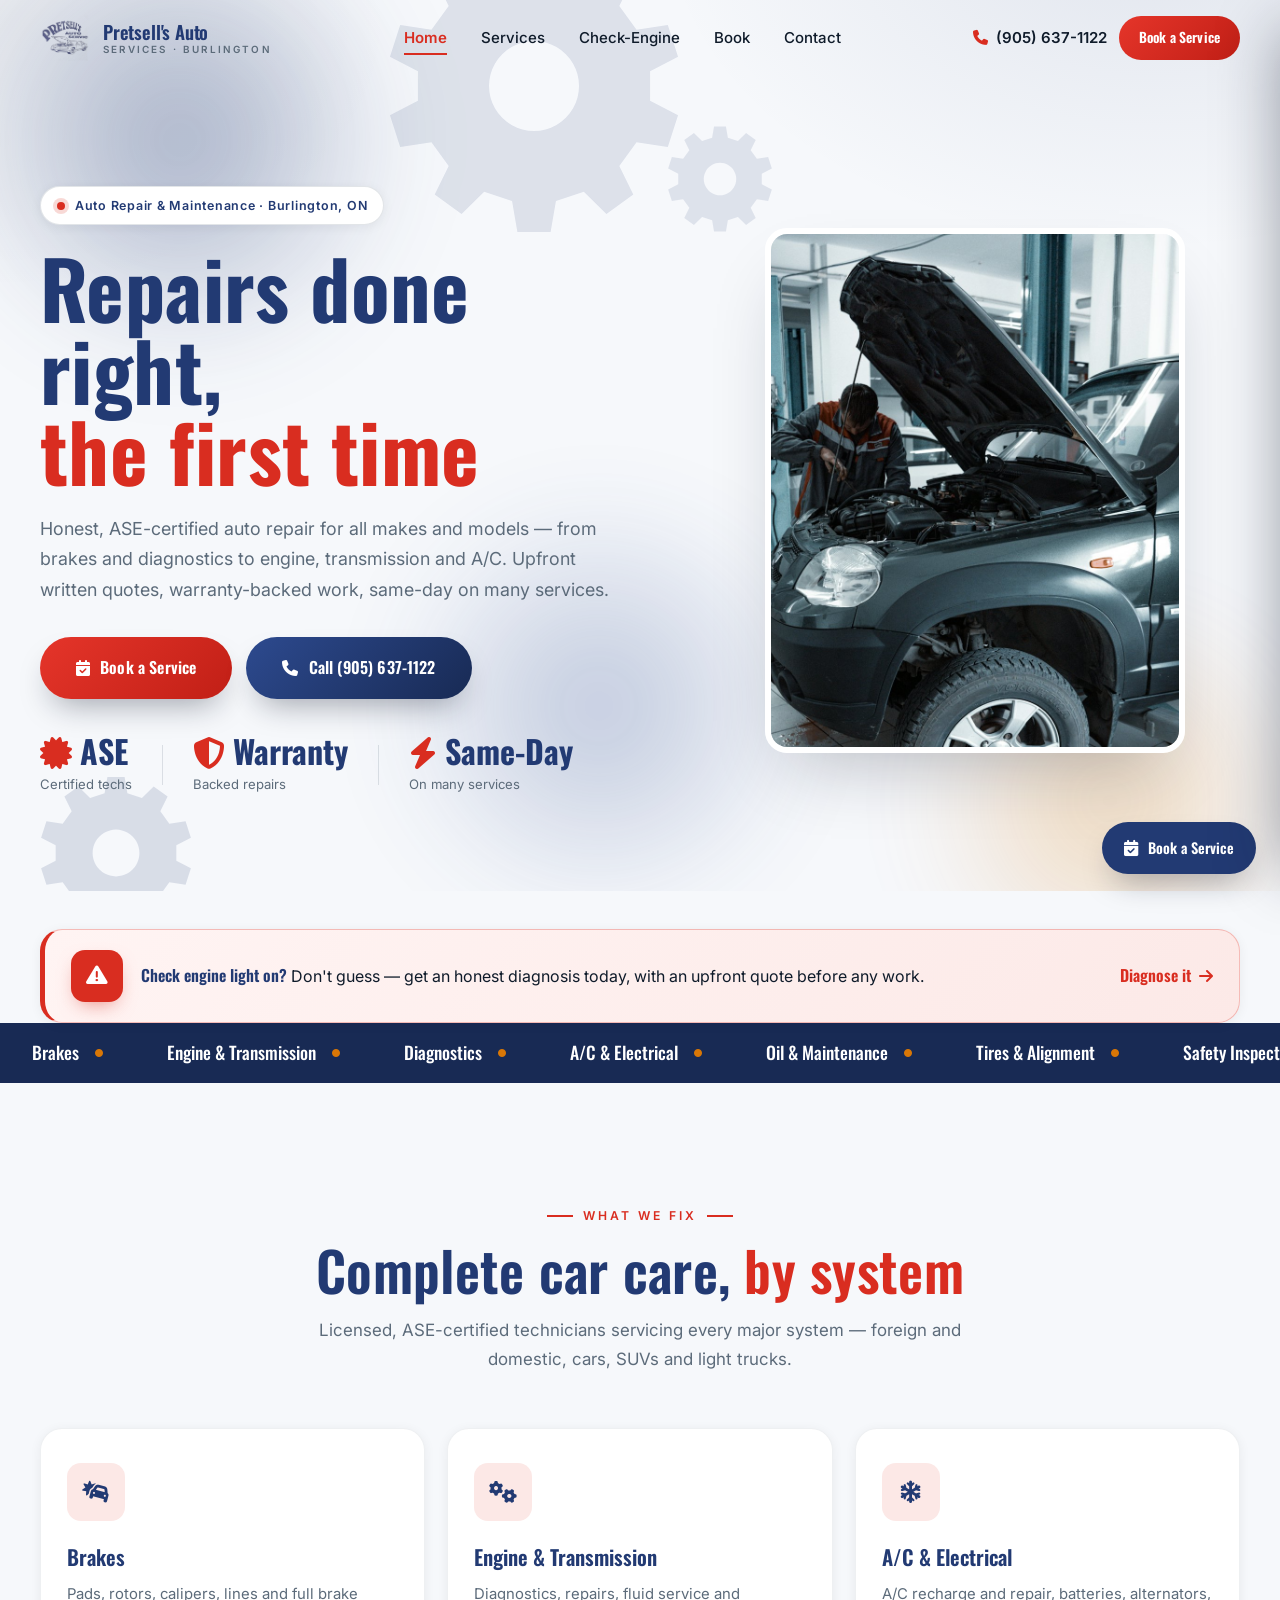
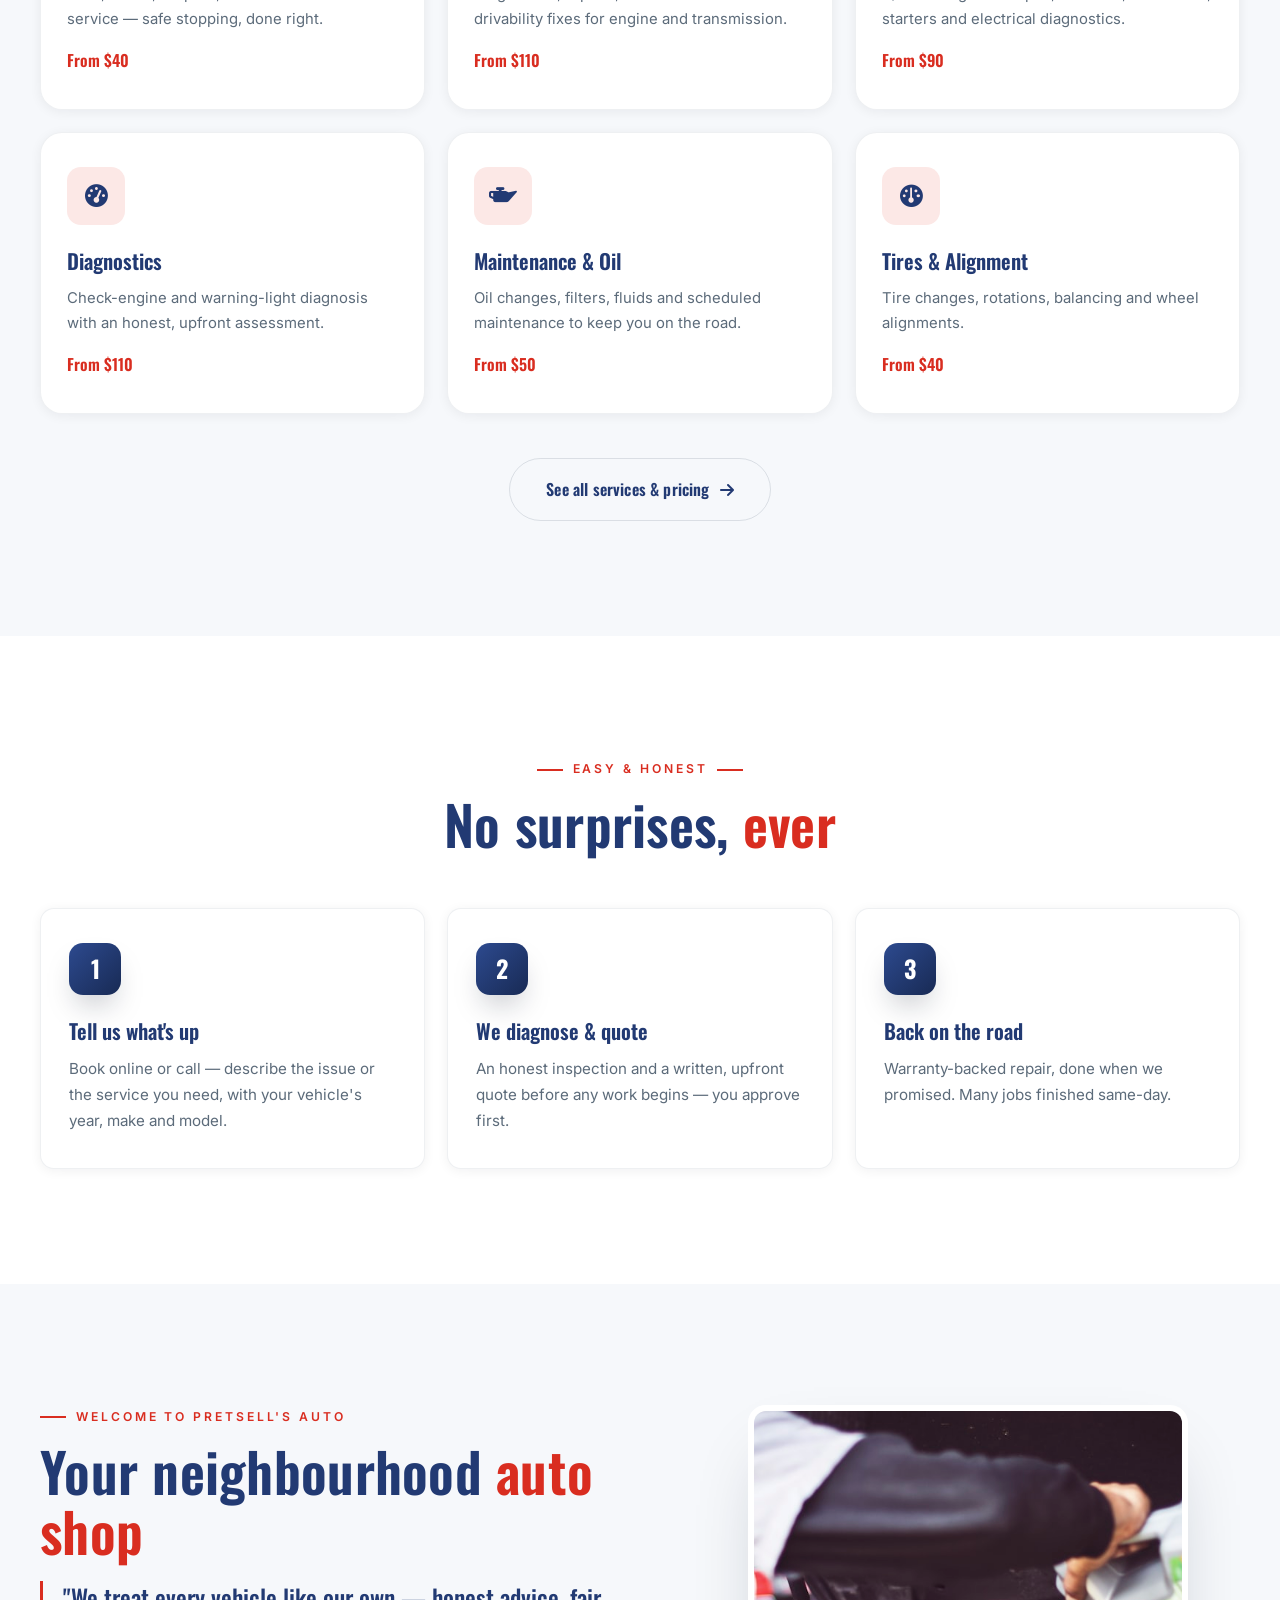
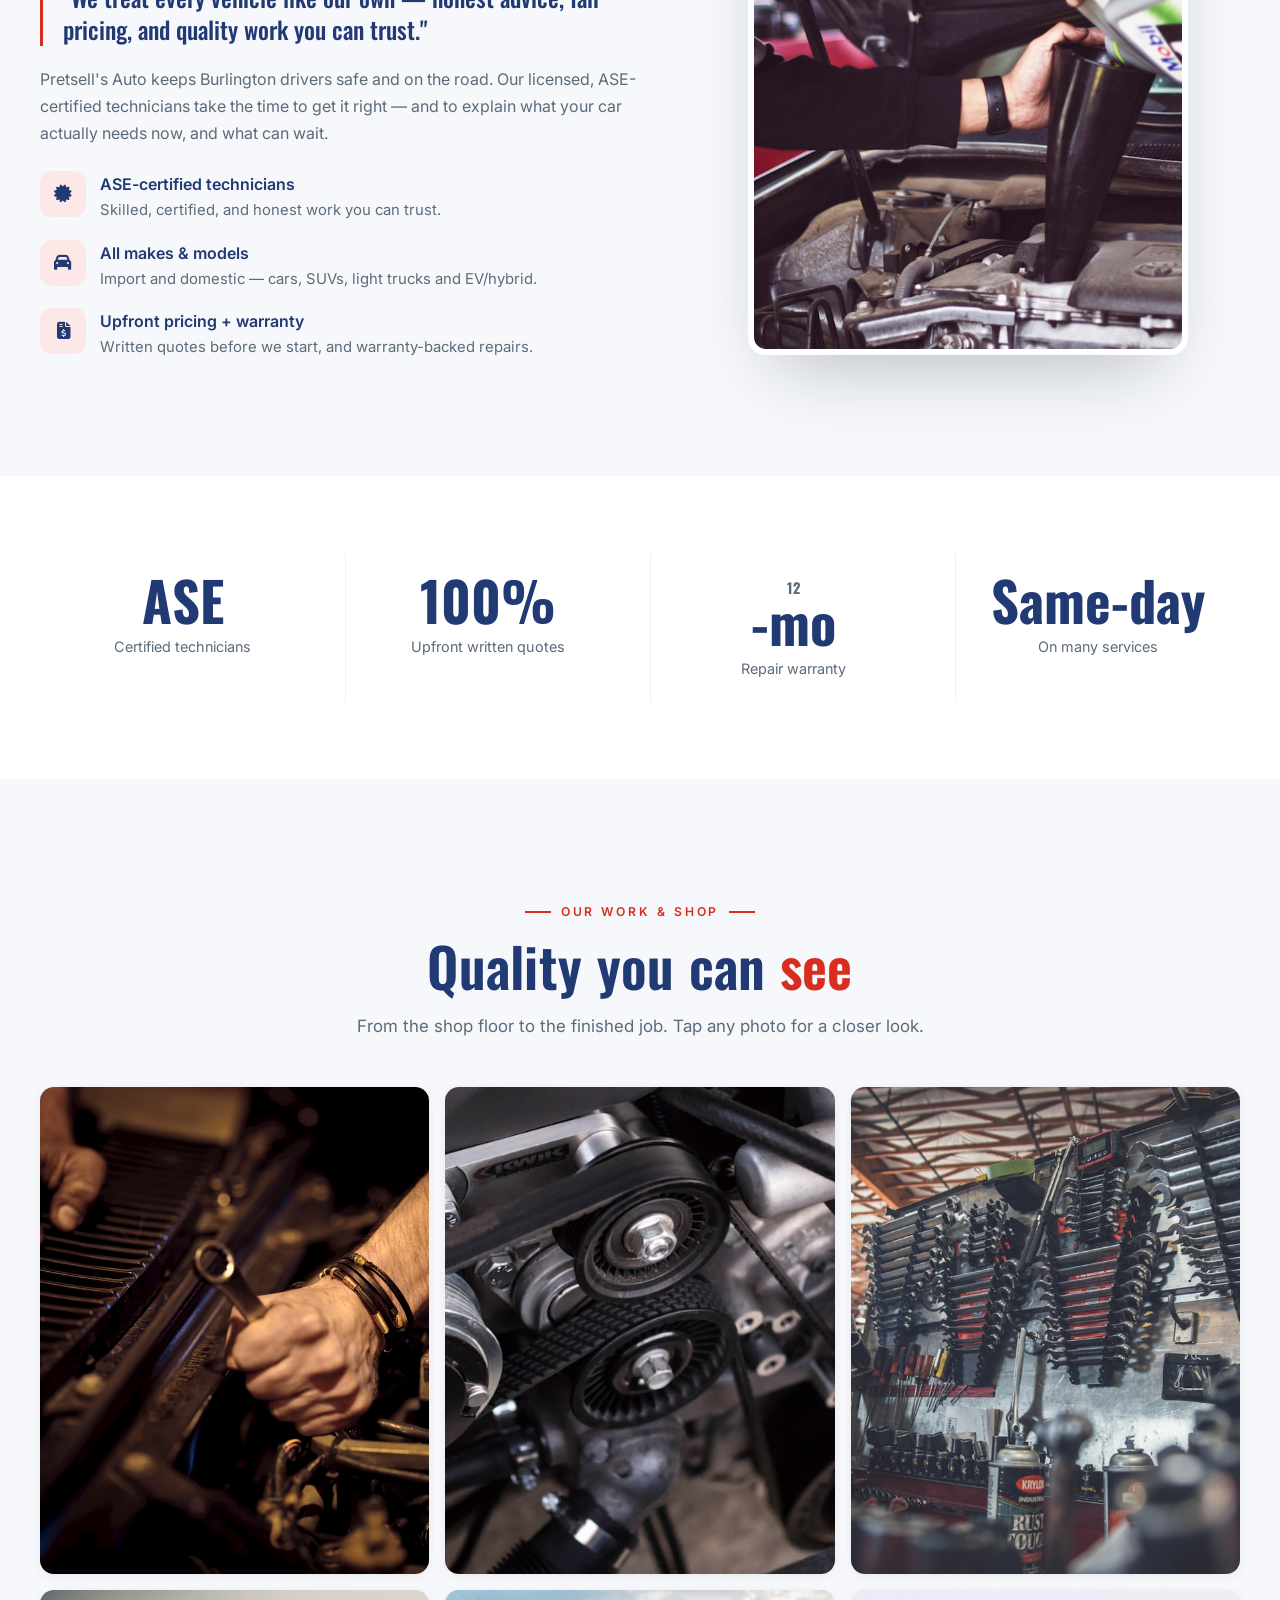
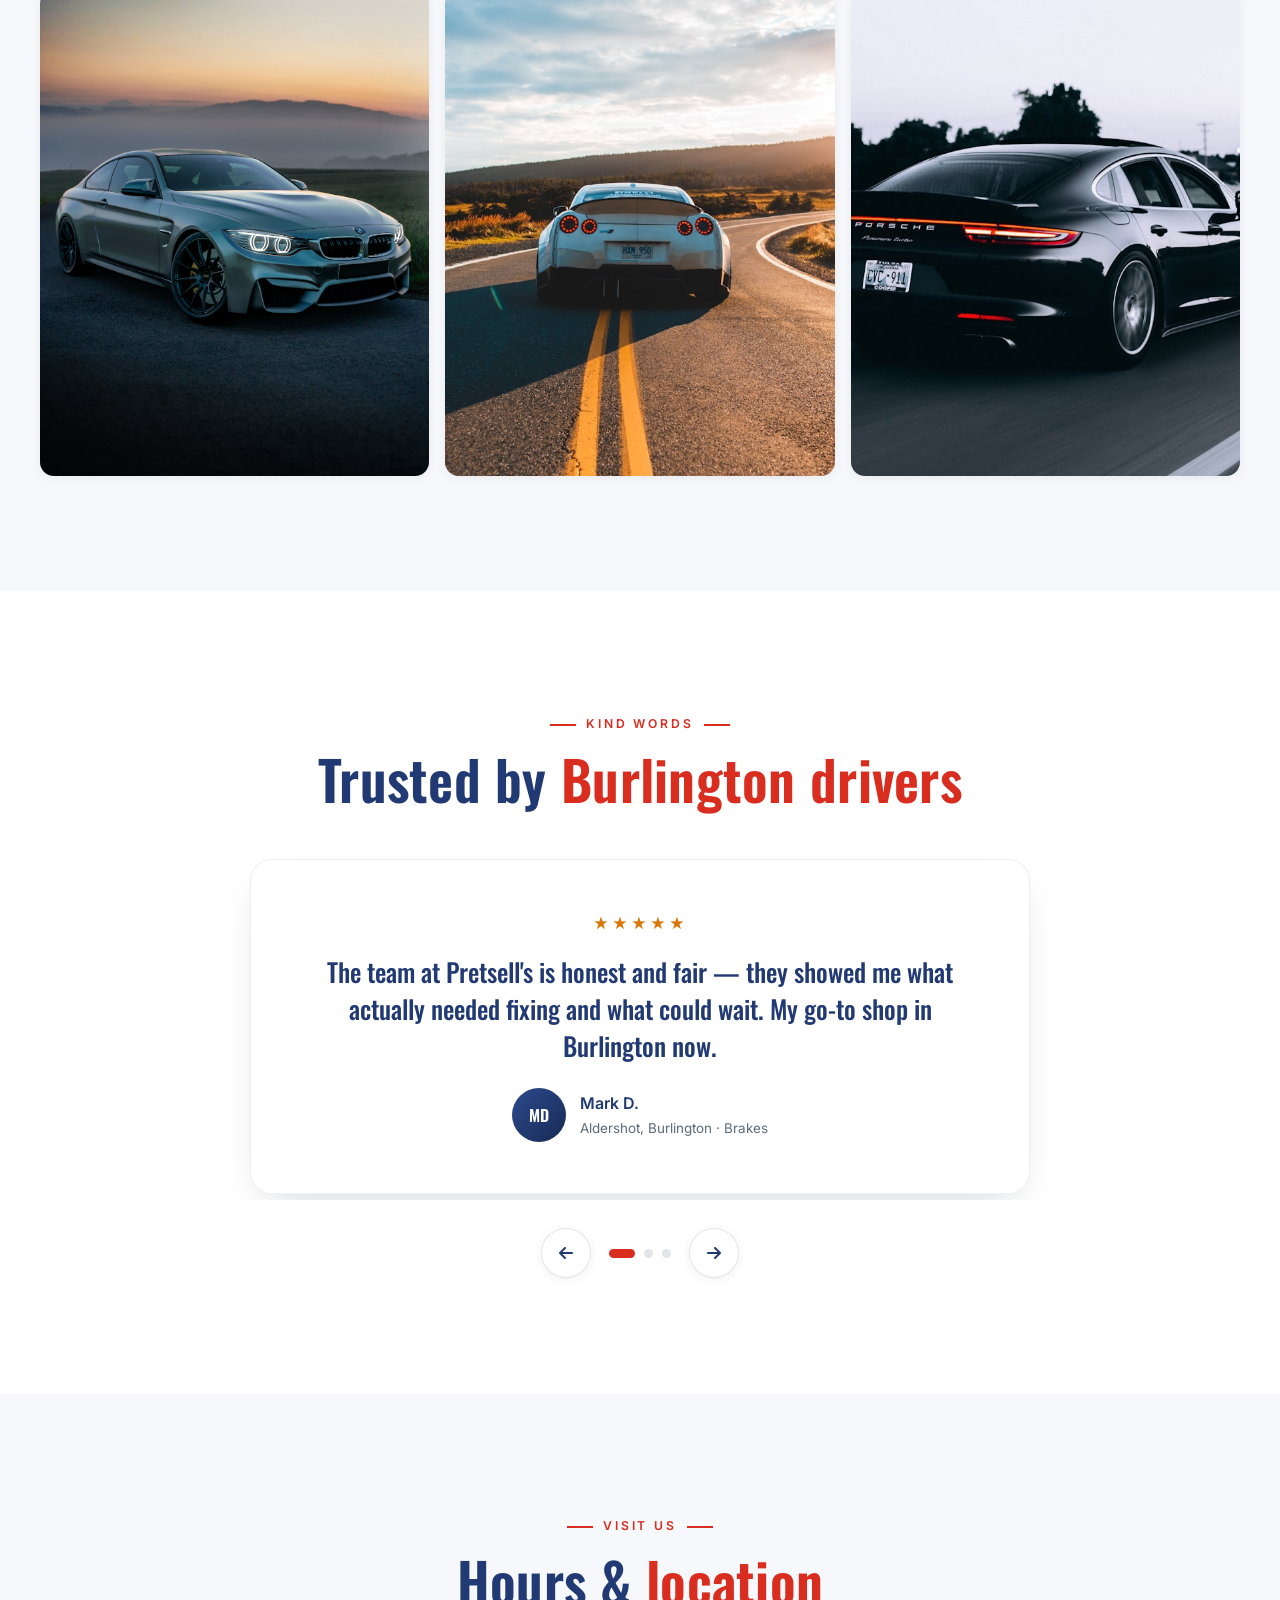
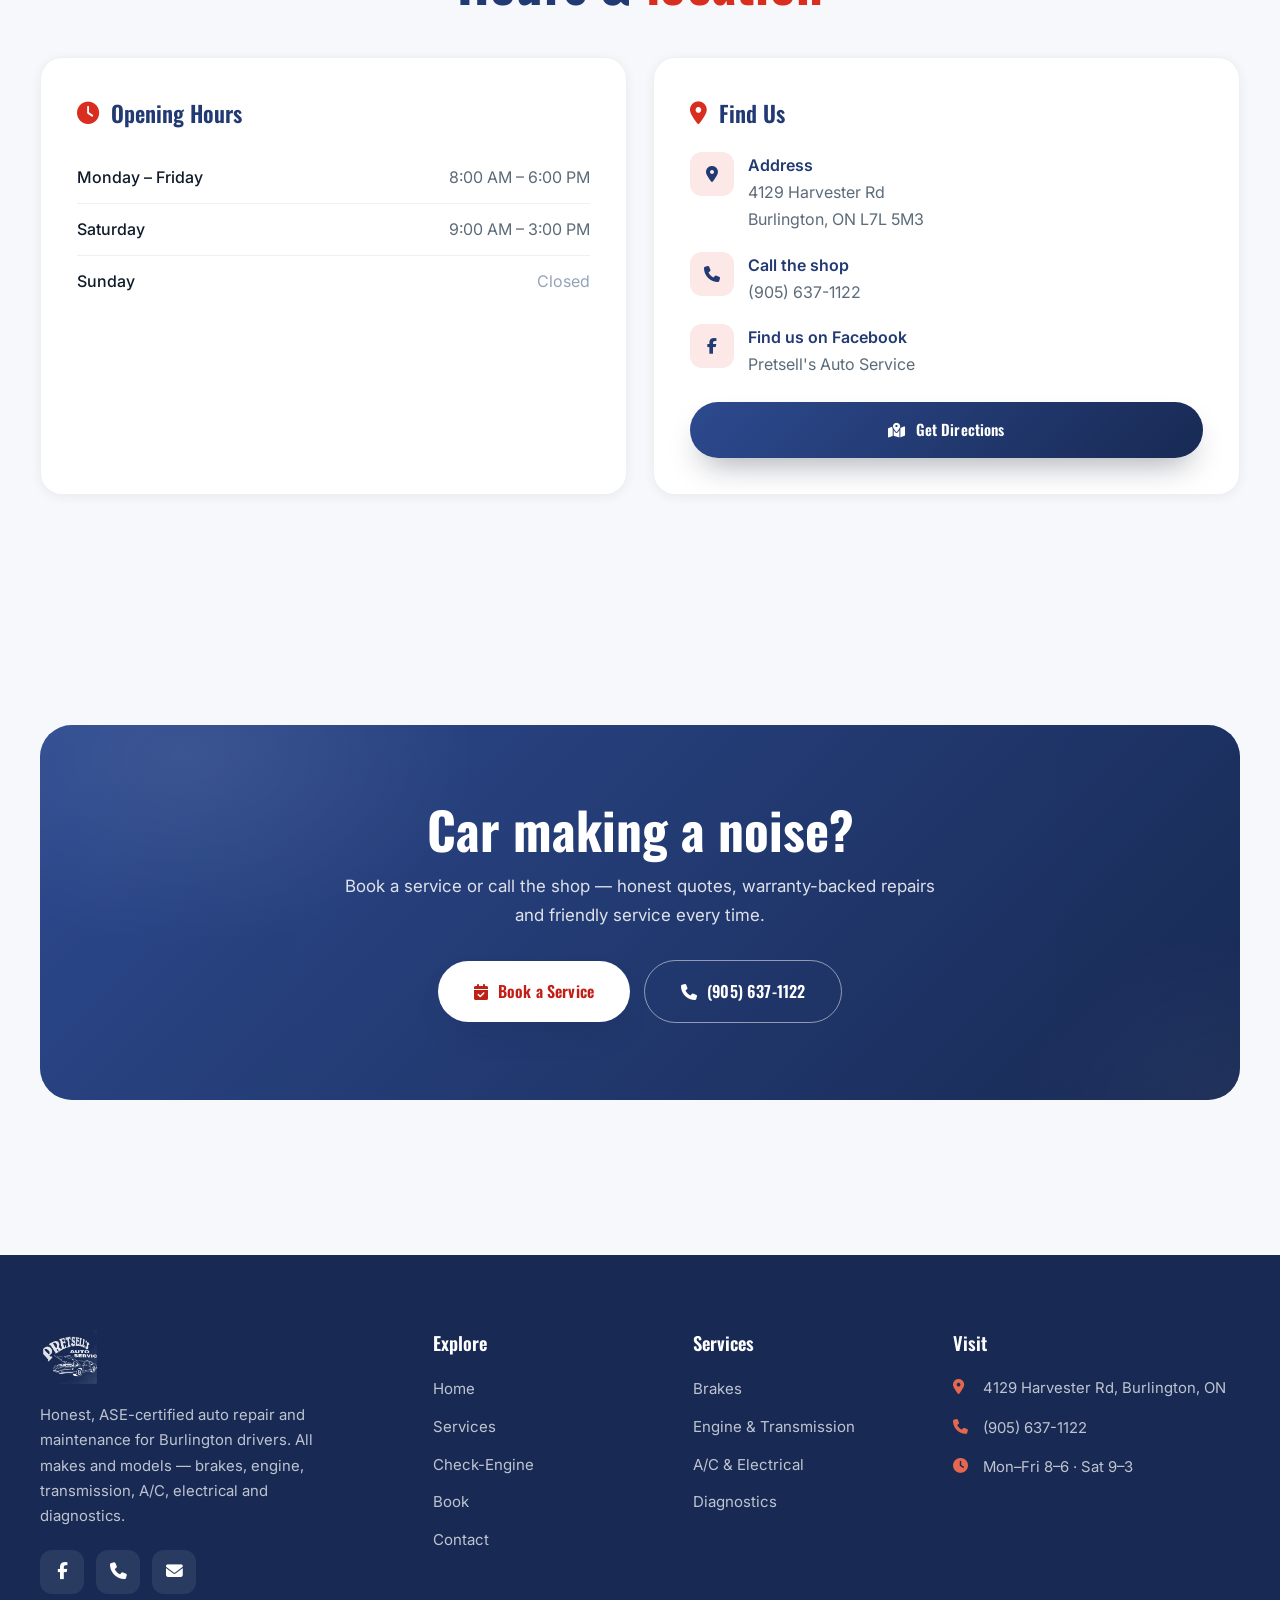
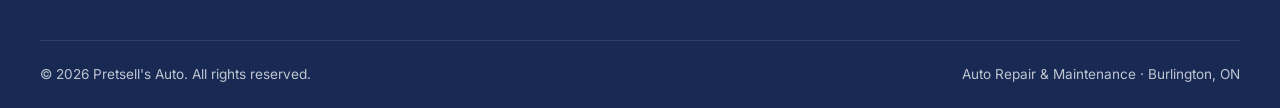
<file: index.html>
<!DOCTYPE html>
<html lang="en">
<head>
  <meta charset="UTF-8" />
  <meta name="viewport" content="width=device-width, initial-scale=1.0" />
  <title>Pretsell's Auto | Auto Repair &amp; Maintenance in Burlington, ON</title>
  <meta name="description" content="Honest, ASE-certified auto repair &amp; maintenance in Burlington, ON. Brakes, engine, transmission, A/C, electrical and diagnostics. All makes &amp; models, warranty-backed, same-day on many services. Call (905) 637-1122." />
  <meta name="theme-color" content="#223A73" />
  <meta property="og:type" content="website" />
  <meta property="og:site_name" content="Pretsell's Auto" />
  <meta property="og:title" content="Pretsell's Auto | Auto Repair in Burlington, ON" />
  <meta property="og:description" content="Honest, warranty-backed auto repair — brakes, engine, transmission, A/C, electrical &amp; diagnostics. All makes &amp; models." />

  <link rel="icon" type="image/svg+xml" href="assets/favicon.svg" />
  <link rel="preconnect" href="https://fonts.googleapis.com" />
  <link rel="preconnect" href="https://fonts.gstatic.com" crossorigin />
  <link href="https://fonts.googleapis.com/css2?family=Oswald:wght@500;600;700&family=Inter:wght@400;500;600&display=swap" rel="stylesheet" />
  <link rel="stylesheet" href="https://cdnjs.cloudflare.com/ajax/libs/font-awesome/6.5.1/css/all.min.css" />
  <link rel="stylesheet" href="css/styles.css" />

  <script type="application/ld+json">
  {
    "@context": "https://schema.org",
    "@type": "AutoRepair",
    "name": "Pretsell's Auto",
    "description": "Honest, ASE-certified auto repair and maintenance in Burlington — brakes, engine, transmission, A/C, electrical, diagnostics, oil and tires. All makes & models, warranty-backed.",
    "priceRange": "$$",
    "telephone": "+1-905-637-1122",
    "email": "info@pretsellsauto.ca",
    "address": { "@type": "PostalAddress", "streetAddress": "4129 Harvester Rd", "addressLocality": "Burlington", "addressRegion": "ON", "postalCode": "L7L 5M3", "addressCountry": "CA" },
    "areaServed": "Burlington",
    "openingHours": ["Mo-Fr 08:00-18:00", "Sa 09:00-15:00"],
    "sameAs": ["https://www.facebook.com/PretsellsAutoService/"]
  }
  </script>
</head>
<body>

  <!-- ============ HEADER ============ -->
  <header class="site-header" id="header">
    <div class="container nav">
      <a href="index.html" class="brand" aria-label="Pretsell's Auto home">
        <img src="assets/logo-mark.png" alt="Pretsell's Auto" class="brand-logo" />
        <span class="brand-name"><b>Pretsell's Auto</b><small>Services · Burlington</small></span>
      </a>
      <nav class="nav-links" aria-label="Primary">
        <a href="index.html" class="active">Home</a>
        <a href="services.html">Services</a>
        <a href="diagnostics.html">Check-Engine</a>
        <a href="book.html">Book</a>
        <a href="contact.html">Contact</a>
      </nav>
      <div class="nav-actions">
        <a href="tel:+19056371122" class="nav-phone"><i class="fa-solid fa-phone"></i> (905) 637-1122</a>
        <a href="book.html#quote" class="btn btn--sm">Book a Service</a>
        <button class="menu-toggle" id="menuToggle" aria-label="Open menu"><i class="fa-solid fa-bars"></i></button>
      </div>
    </div>
  </header>

  <!-- ============ MOBILE DRAWER ============ -->
  <div class="scrim" id="scrim"></div>
  <aside class="mobile-drawer" id="drawer" aria-label="Mobile menu">
    <div class="drawer-head">
      <img src="assets/logo-mark.png" alt="Pretsell's Auto" style="height:44px" />
      <button class="drawer-close" id="drawerClose" aria-label="Close menu"><i class="fa-solid fa-xmark"></i></button>
    </div>
    <nav>
      <a href="index.html" class="active">Home <i class="fa-solid fa-chevron-right"></i></a>
      <a href="services.html">Services <i class="fa-solid fa-chevron-right"></i></a>
      <a href="diagnostics.html">Check-Engine Light <i class="fa-solid fa-chevron-right"></i></a>
      <a href="book.html">Book <i class="fa-solid fa-chevron-right"></i></a>
      <a href="contact.html">Contact <i class="fa-solid fa-chevron-right"></i></a>
    </nav>
    <div class="drawer-cta">
      <a href="book.html#quote" class="btn btn--block">Book a Service</a>
      <a href="tel:+19056371122" class="btn btn--navy btn--block"><i class="fa-solid fa-phone"></i> Call the Shop</a>
    </div>
    <div class="drawer-contact">
      <a href="tel:+19056371122"><i class="fa-solid fa-phone"></i> (905) 637-1122</a>
      <span><i class="fa-solid fa-location-dot"></i> 4129 Harvester Rd, Burlington, ON</span>
    </div>
  </aside>

  <!-- ============ HERO (dual-path: Book OR Call) ============ -->
  <section class="hero">
    <div class="hero-bg" aria-hidden="true">
      <span class="ambient-blob b1"></span>
      <span class="ambient-blob b2"></span>
      <span class="ambient-blob b3"></span>
      <img class="ambient-gear g1" src="assets/gear.svg" alt="" />
      <img class="ambient-gear g2" src="assets/gear.svg" alt="" />
      <img class="ambient-gear g3" src="assets/gear.svg" alt="" />
    </div>
    <div class="container hero-grid">
      <div class="hero-content">
        <span class="hero-badge reveal"><span class="dot"></span> Auto Repair &amp; Maintenance · Burlington, ON</span>
        <h1 class="hero-title reveal d1">Repairs done right,<br/><em>the first time</em></h1>
        <p class="hero-sub reveal d2">Honest, ASE-certified auto repair for all makes and models — from brakes and diagnostics to engine, transmission and A/C. Upfront written quotes, warranty-backed work, same-day on many services.</p>
        <div class="hero-ctas reveal d3">
          <a href="book.html#quote" class="btn btn--lg"><i class="fa-solid fa-calendar-check"></i> Book a Service</a>
          <a href="tel:+19056371122" class="btn btn--navy btn--lg"><i class="fa-solid fa-phone"></i> Call (905) 637-1122</a>
        </div>
        <div class="hero-meta reveal d4">
          <div class="m"><b><i class="fa-solid fa-certificate" style="color:var(--navy-bright)"></i> ASE</b><span>Certified techs</span></div>
          <div class="divider"></div>
          <div class="m"><b><i class="fa-solid fa-shield-halved" style="color:var(--navy-bright)"></i> Warranty</b><span>Backed repairs</span></div>
          <div class="divider"></div>
          <div class="m"><b><i class="fa-solid fa-bolt" style="color:var(--navy-bright)"></i> Same-Day</b><span>On many services</span></div>
        </div>
      </div>
      <div class="hero-visual" id="heroVisual">
        <div class="hero-photo-wrap">
          <!-- REPLACE WITH REAL PHOTO: shop storefront / bay with a car on the lift -->
          <div class="hero-photo"><img src="assets/photos/hero.jpg" alt="Technician servicing a vehicle at Pretsell's Auto" data-zoom /></div>
        </div>
      </div>
    </div>
  </section>

  <!-- ============ CHECK-ENGINE CALLOUT ============ -->
  <div class="container">
    <a href="diagnostics.html" class="ce-band reveal">
      <span class="ce-ico"><i class="fa-solid fa-triangle-exclamation"></i></span>
      <span class="ce-txt"><b>Check engine light on?</b> Don't guess — get an honest diagnosis today, with an upfront quote before any work.</span>
      <span class="ce-go">Diagnose it <i class="fa-solid fa-arrow-right"></i></span>
    </a>
  </div>

  <!-- ============ MARQUEE ============ -->
  <div class="marquee" aria-hidden="true">
    <div class="marquee-track">
      <span class="marquee-item">Brakes <i class="fa-solid fa-circle"></i></span>
      <span class="marquee-item">Engine &amp; Transmission <i class="fa-solid fa-circle"></i></span>
      <span class="marquee-item">Diagnostics <i class="fa-solid fa-circle"></i></span>
      <span class="marquee-item">A/C &amp; Electrical <i class="fa-solid fa-circle"></i></span>
      <span class="marquee-item">Oil &amp; Maintenance <i class="fa-solid fa-circle"></i></span>
      <span class="marquee-item">Tires &amp; Alignment <i class="fa-solid fa-circle"></i></span>
      <span class="marquee-item">Safety Inspections <i class="fa-solid fa-circle"></i></span>
      <span class="marquee-item">Brakes <i class="fa-solid fa-circle"></i></span>
      <span class="marquee-item">Engine &amp; Transmission <i class="fa-solid fa-circle"></i></span>
      <span class="marquee-item">Diagnostics <i class="fa-solid fa-circle"></i></span>
      <span class="marquee-item">A/C &amp; Electrical <i class="fa-solid fa-circle"></i></span>
      <span class="marquee-item">Oil &amp; Maintenance <i class="fa-solid fa-circle"></i></span>
      <span class="marquee-item">Tires &amp; Alignment <i class="fa-solid fa-circle"></i></span>
      <span class="marquee-item">Safety Inspections <i class="fa-solid fa-circle"></i></span>
    </div>
  </div>

  <!-- ============ SERVICES BY SYSTEM ============ -->
  <section class="section" id="services">
    <div class="container center">
      <span class="eyebrow eyebrow--center reveal">What We Fix</span>
      <h2 class="section-title reveal d1">Complete car care, <em>by system</em></h2>
      <p class="section-lead reveal d2">Licensed, ASE-certified technicians servicing every major system — foreign and domestic, cars, SUVs and light trucks.</p>
    </div>
    <div class="container">
      <div class="feat-grid">
        <div class="feat-card reveal d1"><div class="ic"><i class="fa-solid fa-car-burst"></i></div><h3>Brakes</h3><p>Pads, rotors, calipers, lines and full brake service — safe stopping, done right.</p><span class="from">From $40</span></div>
        <div class="feat-card reveal d2"><div class="ic"><i class="fa-solid fa-gears"></i></div><h3>Engine &amp; Transmission</h3><p>Diagnostics, repairs, fluid service and drivability fixes for engine and transmission.</p><span class="from">From $110</span></div>
        <div class="feat-card reveal d3"><div class="ic"><i class="fa-solid fa-snowflake"></i></div><h3>A/C &amp; Electrical</h3><p>A/C recharge and repair, batteries, alternators, starters and electrical diagnostics.</p><span class="from">From $90</span></div>
        <div class="feat-card reveal d4"><div class="ic"><i class="fa-solid fa-gauge-high"></i></div><h3>Diagnostics</h3><p>Check-engine and warning-light diagnosis with an honest, upfront assessment.</p><span class="from">From $110</span></div>
        <div class="feat-card reveal d1"><div class="ic"><i class="fa-solid fa-oil-can"></i></div><h3>Maintenance &amp; Oil</h3><p>Oil changes, filters, fluids and scheduled maintenance to keep you on the road.</p><span class="from">From $50</span></div>
        <div class="feat-card reveal d2"><div class="ic"><i class="fa-solid fa-gauge"></i></div><h3>Tires &amp; Alignment</h3><p>Tire changes, rotations, balancing and wheel alignments.</p><span class="from">From $40</span></div>
      </div>
      <div class="center" style="margin-top:44px"><a href="services.html" class="btn btn--ghost btn--lg reveal">See all services &amp; pricing <i class="fa-solid fa-arrow-right"></i></a></div>
    </div>
  </section>

  <!-- ============ HOW IT WORKS ============ -->
  <section class="section section--alt" id="how">
    <div class="container center">
      <span class="eyebrow eyebrow--center reveal">Easy &amp; Honest</span>
      <h2 class="section-title reveal d1">No surprises, <em>ever</em></h2>
    </div>
    <div class="container">
      <div class="steps">
        <div class="step reveal d1"><div class="step-num">1</div><h3>Tell us what's up</h3><p>Book online or call — describe the issue or the service you need, with your vehicle's year, make and model.</p></div>
        <div class="step reveal d2"><div class="step-num">2</div><h3>We diagnose &amp; quote</h3><p>An honest inspection and a written, upfront quote before any work begins — you approve first.</p></div>
        <div class="step reveal d3"><div class="step-num">3</div><h3>Back on the road</h3><p>Warranty-backed repair, done when we promised. Many jobs finished same-day.</p></div>
      </div>
    </div>
  </section>

  <!-- ============ ABOUT / CERTIFICATIONS ============ -->
  <section class="section" id="about">
    <div class="container story-grid">
      <div class="story-text">
        <span class="eyebrow reveal">Welcome To Pretsell's Auto</span>
        <h2 class="section-title reveal d1">Your neighbourhood <em>auto shop</em></h2>
        <p class="story-quote reveal d2">"We treat every vehicle like our own — honest advice, fair pricing, and quality work you can trust."</p>
        <p class="reveal d2" style="color:var(--ink-soft)">Pretsell's Auto keeps Burlington drivers safe and on the road. Our licensed, ASE-certified technicians take the time to get it right — and to explain what your car actually needs now, and what can wait.</p>
        <div class="story-features">
          <div class="story-feature reveal d1"><span class="ic"><i class="fa-solid fa-certificate"></i></span><div><b>ASE-certified technicians</b><p>Skilled, certified, and honest work you can trust.</p></div></div>
          <div class="story-feature reveal d2"><span class="ic"><i class="fa-solid fa-car"></i></span><div><b>All makes &amp; models</b><p>Import and domestic — cars, SUVs, light trucks and EV/hybrid.</p></div></div>
          <div class="story-feature reveal d3"><span class="ic"><i class="fa-solid fa-file-invoice-dollar"></i></span><div><b>Upfront pricing + warranty</b><p>Written quotes before we start, and warranty-backed repairs.</p></div></div>
        </div>
      </div>
      <div class="story-collage reveal-scale">
        <!-- REPLACE WITH REAL PHOTO: the shop, team, or a car being serviced -->
        <div class="story-media"><img src="assets/photos/about.jpg" alt="Service at Pretsell's Auto" data-parallax="22" /></div>
      </div>
    </div>
  </section>

  <!-- ============ TRUST STATS ============ -->
  <section class="section--tight section--alt">
    <div class="container">
      <div class="stats">
        <div class="stat reveal d1"><b>ASE</b><span>Certified technicians</span></div>
        <div class="stat reveal d2"><b>100%</b><span>Upfront written quotes</span></div>
        <div class="stat reveal d3"><b><span data-count="12">0</span>-mo</b><span>Repair warranty</span></div>
        <div class="stat reveal d4"><b>Same-day</b><span>On many services</span></div>
      </div>
    </div>
  </section>

  <!-- ============ GALLERY ============ -->
  <section class="section" id="gallery">
    <div class="container center">
      <span class="eyebrow eyebrow--center reveal">Our Work &amp; Shop</span>
      <h2 class="section-title reveal d1">Quality you can <em>see</em></h2>
      <p class="section-lead reveal d2">From the shop floor to the finished job. Tap any photo for a closer look.</p>
    </div>
    <div class="container">
      <!-- REPLACE WITH REAL PHOTOS: shop bays, technicians, before/after work, storefront sign -->
      <div class="gallery reveal">
        <div class="gal-item" data-cap="Repairs &amp; service done right"><img src="assets/photos/g1.jpg" alt="Mechanic repairing an engine" /><span class="gal-cap">Repairs &amp; Service</span></div>
        <div class="gal-item" data-cap="Precision diagnostics"><img src="assets/photos/g2.jpg" alt="Engine diagnostics" /><span class="gal-cap">Diagnostics</span></div>
        <div class="gal-item" data-cap="Quality parts &amp; components"><img src="assets/photos/g3.jpg" alt="Auto parts" /><span class="gal-cap">Quality Parts</span></div>
        <div class="gal-item" data-cap="Ready for pickup"><img src="assets/photos/g4.jpg" alt="Serviced car ready for pickup" /><span class="gal-cap">Ready for Pickup</span></div>
        <div class="gal-item" data-cap="Back on the road, safely"><img src="assets/photos/g5.jpg" alt="Car back on the road" /><span class="gal-cap">Back on the Road</span></div>
        <div class="gal-item" data-cap="All makes &amp; models welcome"><img src="assets/photos/g6.jpg" alt="Serviced vehicle" /><span class="gal-cap">All Makes &amp; Models</span></div>
      </div>
    </div>
  </section>

  <!-- ============ TESTIMONIALS ============ -->
  <section class="section section--alt testimonials" id="reviews">
    <div class="container center">
      <span class="eyebrow eyebrow--center reveal">Kind Words</span>
      <h2 class="section-title reveal d1">Trusted by <em>Burlington drivers</em></h2>
    </div>
    <div class="container">
      <div class="tst-viewport">
        <div class="tst-track" id="tstTrack">
          <div class="tst-slide"><div class="tst-card">
            <div class="tst-stars">★★★★★</div>
            <p class="tst-text">The team at Pretsell's is honest and fair — they showed me what actually needed fixing and what could wait. My go-to shop in Burlington now.</p>
            <div class="tst-author"><div class="tst-avatar">MD</div><div class="who"><b>Mark D.</b><span>Aldershot, Burlington · Brakes</span></div></div>
          </div></div>
          <div class="tst-slide"><div class="tst-card">
            <div class="tst-stars">★★★★★</div>
            <p class="tst-text">Fast, professional and reasonably priced. They had my brakes done the same day and walked me through everything. Highly recommend Pretsell's.</p>
            <div class="tst-author"><div class="tst-avatar">PS</div><div class="who"><b>Priya S.</b><span>Harvester Road · Brake service</span></div></div>
          </div></div>
          <div class="tst-slide"><div class="tst-card">
            <div class="tst-stars">★★★★★</div>
            <p class="tst-text">Finally a mechanic I trust. Clear written quotes, quality work and no surprises on the bill. Won't take my car anywhere but Pretsell's.</p>
            <div class="tst-author"><div class="tst-avatar">TR</div><div class="who"><b>Tom R.</b><span>Burlington · Maintenance</span></div></div>
          </div></div>
        </div>
      </div>
      <div class="tst-controls">
        <button class="tst-arrow" id="tstPrev" aria-label="Previous review"><i class="fa-solid fa-arrow-left"></i></button>
        <div class="tst-dots" id="tstDots"></div>
        <button class="tst-arrow" id="tstNext" aria-label="Next review"><i class="fa-solid fa-arrow-right"></i></button>
      </div>
    </div>
  </section>

  <!-- ============ HOURS & LOCATION (NAP) ============ -->
  <section class="section" id="visit">
    <div class="container center">
      <span class="eyebrow eyebrow--center reveal">Visit Us</span>
      <h2 class="section-title reveal d1">Hours &amp; <em>location</em></h2>
    </div>
    <div class="container">
      <div class="hours-grid">
        <div class="hours-card reveal">
          <h3><i class="fa-solid fa-clock"></i> Opening Hours</h3>
          <div class="hours-row"><span class="d">Monday – Friday</span><span class="h">8:00 AM – 6:00 PM</span></div>
          <div class="hours-row"><span class="d">Saturday</span><span class="h">9:00 AM – 3:00 PM</span></div>
          <div class="hours-row"><span class="d">Sunday</span><span class="h closed">Closed</span></div>
        </div>
        <div class="hours-card reveal d1">
          <h3><i class="fa-solid fa-location-dot"></i> Find Us</h3>
          <div class="info-list">
            <div class="info-row"><span class="ic"><i class="fa-solid fa-location-dot"></i></span><div><b>Address</b><span>4129 Harvester Rd<br/>Burlington, ON L7L 5M3</span></div></div>
            <div class="info-row"><span class="ic"><i class="fa-solid fa-phone"></i></span><div><b>Call the shop</b><a href="tel:+19056371122">(905) 637-1122</a></div></div>
            <div class="info-row"><span class="ic"><i class="fa-brands fa-facebook-f"></i></span><div><b>Find us on Facebook</b><a href="https://www.facebook.com/PretsellsAutoService/" target="_blank" rel="noopener">Pretsell's Auto Service</a></div></div>
          </div>
          <a href="https://www.google.com/maps/search/?api=1&query=4129+Harvester+Rd+Burlington+ON+L7L+5M3" target="_blank" rel="noopener" class="btn btn--block btn--navy" style="margin-top:24px"><i class="fa-solid fa-map-location-dot"></i> Get Directions</a>
        </div>
      </div>
    </div>
  </section>

  <!-- ============ CTA ============ -->
  <section class="section">
    <div class="container">
      <div class="cta-band reveal-scale">
        <h2>Car making a noise?</h2>
        <p>Book a service or call the shop — honest quotes, warranty-backed repairs and friendly service every time.</p>
        <div class="hero-ctas">
          <a href="book.html#quote" class="btn btn--white btn--lg"><i class="fa-solid fa-calendar-check"></i> Book a Service</a>
          <a href="tel:+19056371122" class="btn btn--ghost btn--lg" style="border-color:rgba(255,255,255,0.5);color:#fff"><i class="fa-solid fa-phone"></i> (905) 637-1122</a>
        </div>
      </div>
    </div>
  </section>

  <!-- ============ FOOTER ============ -->
  <footer class="footer">
    <div class="container">
      <div class="footer-top">
        <div class="footer-brand">
          <img src="assets/logo-mark.png" alt="Pretsell's Auto" class="brand-logo-f" />
          <p>Honest, ASE-certified auto repair and maintenance for Burlington drivers. All makes and models — brakes, engine, transmission, A/C, electrical and diagnostics.</p>
          <div class="footer-social">
            <a href="https://www.facebook.com/PretsellsAutoService/" target="_blank" rel="noopener" aria-label="Facebook"><i class="fa-brands fa-facebook-f"></i></a>
            <a href="tel:+19056371122" aria-label="Phone"><i class="fa-solid fa-phone"></i></a>
            <a href="mailto:info@pretsellsauto.ca" aria-label="Email"><i class="fa-solid fa-envelope"></i></a>
          </div>
        </div>
        <div>
          <h4>Explore</h4>
          <div class="footer-links"><a href="index.html">Home</a><a href="services.html">Services</a><a href="diagnostics.html">Check-Engine</a><a href="book.html">Book</a><a href="contact.html">Contact</a></div>
        </div>
        <div>
          <h4>Services</h4>
          <div class="footer-links"><a href="services.html">Brakes</a><a href="services.html">Engine &amp; Transmission</a><a href="services.html">A/C &amp; Electrical</a><a href="services.html">Diagnostics</a></div>
        </div>
        <div>
          <h4>Visit</h4>
          <div class="footer-contact">
            <span><i class="fa-solid fa-location-dot"></i> 4129 Harvester Rd, Burlington, ON</span>
            <a href="tel:+19056371122"><i class="fa-solid fa-phone"></i> (905) 637-1122</a>
            <span><i class="fa-solid fa-clock"></i> Mon–Fri 8–6 · Sat 9–3</span>
          </div>
        </div>
      </div>
      <div class="footer-bottom">
        <span>© <span data-year>2026</span> Pretsell's Auto. All rights reserved.</span>
        <span>Auto Repair &amp; Maintenance · Burlington, ON</span>
      </div>
    </div>
  </footer>

  <!-- ============ LIGHTBOX ============ -->
  <div class="lightbox" id="lightbox" aria-hidden="true">
    <button class="lightbox-close" id="lbClose" aria-label="Close"><i class="fa-solid fa-xmark"></i></button>
    <button class="lightbox-nav prev" id="lbPrev" aria-label="Previous"><i class="fa-solid fa-chevron-left"></i></button>
    <button class="lightbox-nav next" id="lbNext" aria-label="Next"><i class="fa-solid fa-chevron-right"></i></button>
    <div><img id="lbImg" src="assets/photos/g1.jpg" alt="" /><div class="lightbox-cap" id="lbCap"></div></div>
  </div>

  <a href="book.html#quote" class="fab-cta" aria-label="Book a service"><i class="fa-solid fa-calendar-check"></i><span>Book a Service</span></a>
  <button class="to-top" id="toTop" aria-label="Back to top"><i class="fa-solid fa-arrow-up"></i></button>

  <script src="js/main.js"></script>
</body>
</html>
</file>
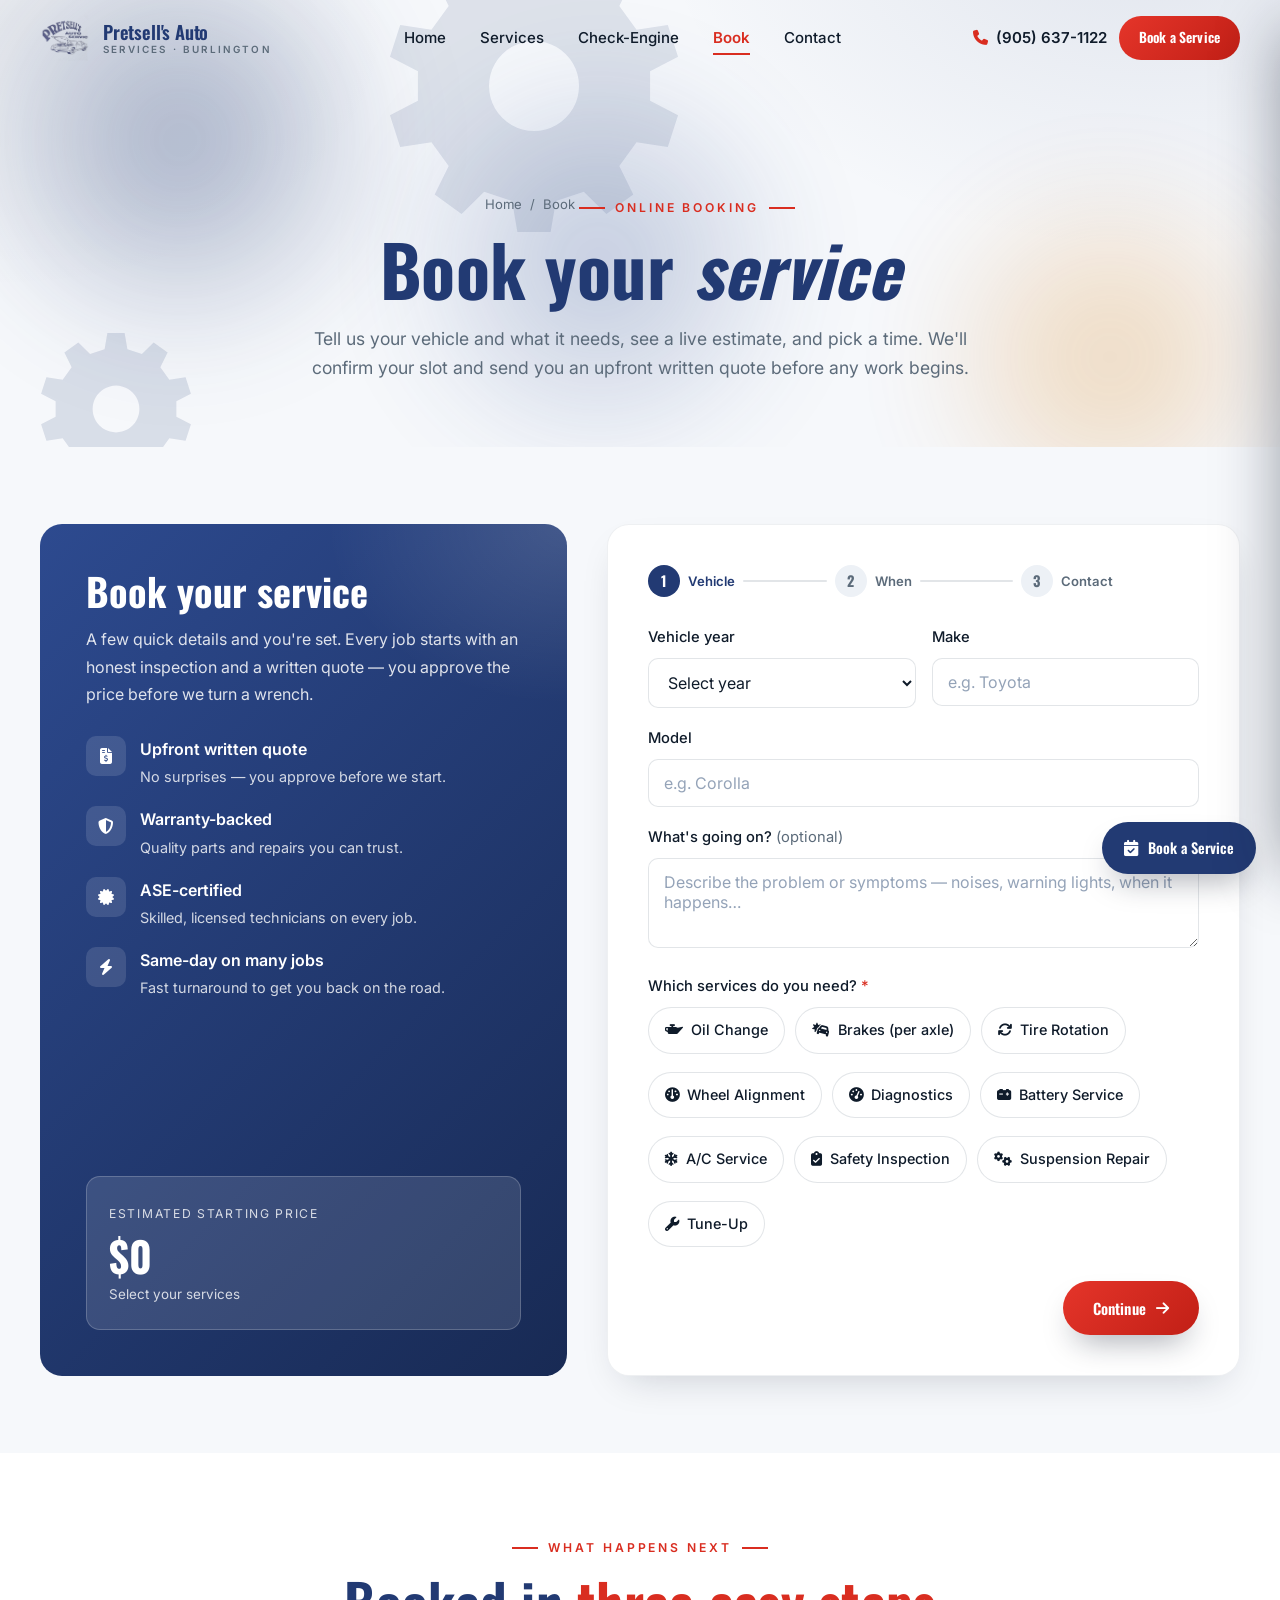
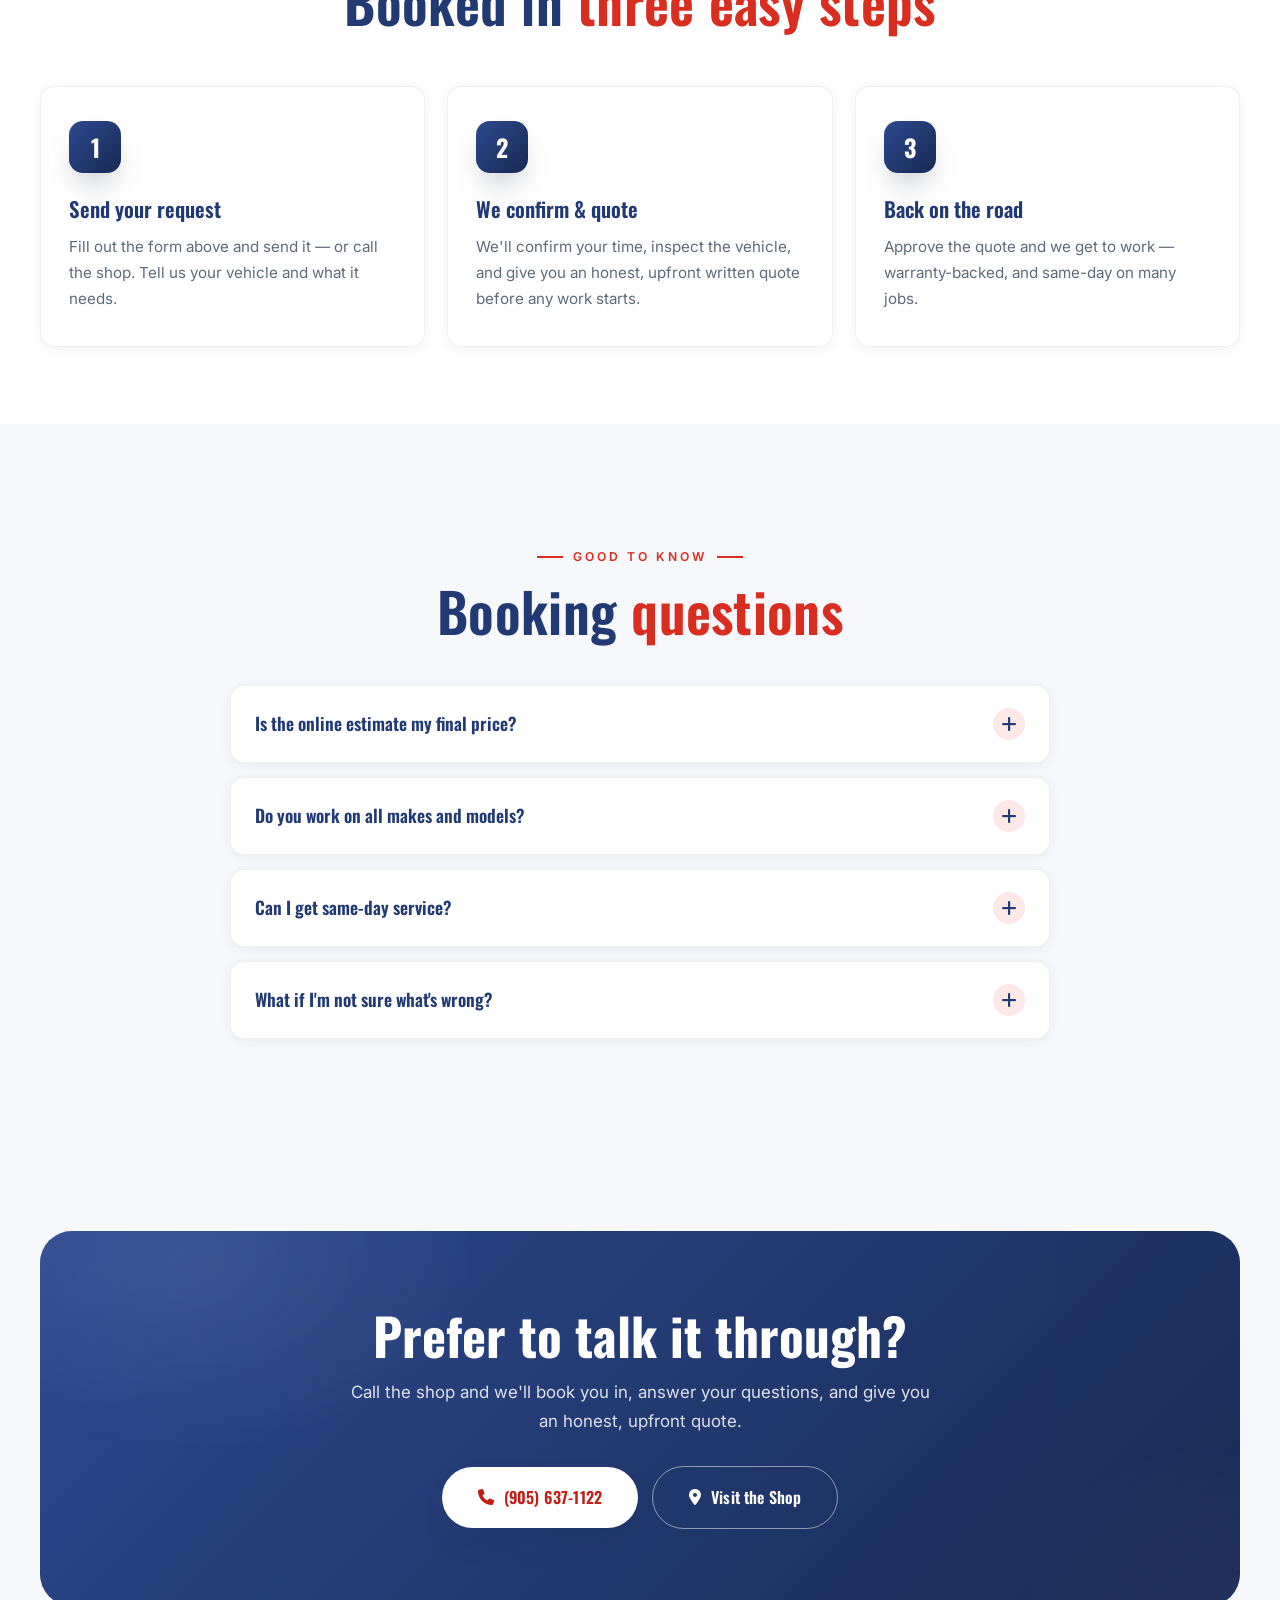
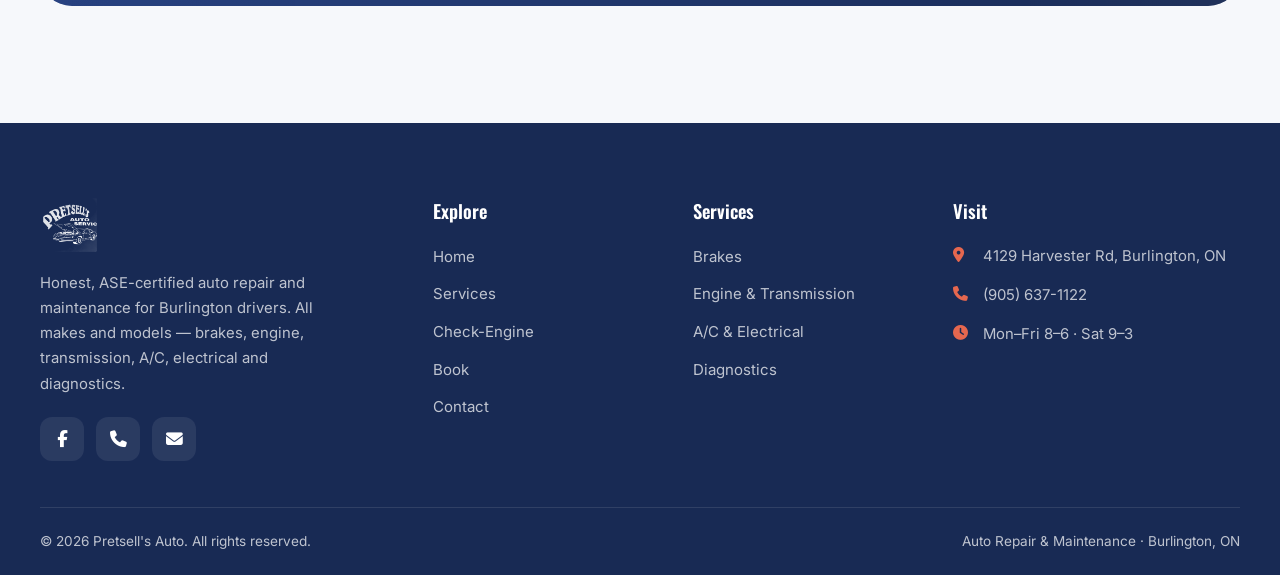
<file: book.html>
<!DOCTYPE html>
<html lang="en">
<head>
  <meta charset="UTF-8" />
  <meta name="viewport" content="width=device-width, initial-scale=1.0" />
  <title>Book a Service | Pretsell's Auto · Burlington, ON</title>
  <meta name="description" content="Book your auto service online at Pretsell's Auto in Burlington, ON. Tell us your vehicle and service, get a live estimate, and pick a time. Upfront written quotes, warranty-backed, ASE-certified. Call (905) 637-1122." />
  <meta name="theme-color" content="#223A73" />
  <meta property="og:type" content="website" />
  <meta property="og:site_name" content="Pretsell's Auto" />
  <meta property="og:title" content="Book a Service | Pretsell's Auto · Burlington, ON" />
  <meta property="og:description" content="Book your auto repair or maintenance online — live estimate, upfront written quote, warranty-backed work. All makes & models." />

  <link rel="icon" type="image/svg+xml" href="assets/favicon.svg" />
  <link rel="preconnect" href="https://fonts.googleapis.com" />
  <link rel="preconnect" href="https://fonts.gstatic.com" crossorigin />
  <link href="https://fonts.googleapis.com/css2?family=Oswald:wght@500;600;700&family=Inter:wght@400;500;600&display=swap" rel="stylesheet" />
  <link rel="stylesheet" href="https://cdnjs.cloudflare.com/ajax/libs/font-awesome/6.5.1/css/all.min.css" />
  <link rel="stylesheet" href="css/styles.css" />

  <script type="application/ld+json">
  {
    "@context": "https://schema.org",
    "@type": "AutoRepair",
    "name": "Pretsell's Auto",
    "description": "Honest, ASE-certified auto repair and maintenance in Burlington — brakes, engine, transmission, A/C, electrical, diagnostics, oil and tires. All makes & models, warranty-backed.",
    "priceRange": "$$",
    "telephone": "+1-905-637-1122",
    "email": "info@pretsellsauto.ca",
    "address": { "@type": "PostalAddress", "streetAddress": "4129 Harvester Rd", "addressLocality": "Burlington", "addressRegion": "ON", "postalCode": "L7L 5M3", "addressCountry": "CA" },
    "areaServed": "Burlington",
    "openingHours": ["Mo-Fr 08:00-18:00", "Sa 09:00-15:00"],
    "sameAs": ["https://www.facebook.com/PretsellsAutoService/"]
  }
  </script>
</head>
<body>

  <!-- ============ HEADER ============ -->
  <header class="site-header" id="header">
    <div class="container nav">
      <a href="index.html" class="brand" aria-label="Pretsell's Auto home">
        <img src="assets/logo-mark.png" alt="Pretsell's Auto" class="brand-logo" />
        <span class="brand-name"><b>Pretsell's Auto</b><small>Services · Burlington</small></span>
      </a>
      <nav class="nav-links" aria-label="Primary">
        <a href="index.html">Home</a>
        <a href="services.html">Services</a>
        <a href="diagnostics.html">Check-Engine</a>
        <a href="book.html" class="active">Book</a>
        <a href="contact.html">Contact</a>
      </nav>
      <div class="nav-actions">
        <a href="tel:+19056371122" class="nav-phone"><i class="fa-solid fa-phone"></i> (905) 637-1122</a>
        <a href="book.html#quote" class="btn btn--sm">Book a Service</a>
        <button class="menu-toggle" id="menuToggle" aria-label="Open menu"><i class="fa-solid fa-bars"></i></button>
      </div>
    </div>
  </header>

  <!-- ============ MOBILE DRAWER ============ -->
  <div class="scrim" id="scrim"></div>
  <aside class="mobile-drawer" id="drawer" aria-label="Mobile menu">
    <div class="drawer-head">
      <img src="assets/logo-mark.png" alt="Pretsell's Auto" style="height:44px" />
      <button class="drawer-close" id="drawerClose" aria-label="Close menu"><i class="fa-solid fa-xmark"></i></button>
    </div>
    <nav>
      <a href="index.html">Home <i class="fa-solid fa-chevron-right"></i></a>
      <a href="services.html">Services <i class="fa-solid fa-chevron-right"></i></a>
      <a href="diagnostics.html">Check-Engine Light <i class="fa-solid fa-chevron-right"></i></a>
      <a href="book.html" class="active">Book <i class="fa-solid fa-chevron-right"></i></a>
      <a href="contact.html">Contact <i class="fa-solid fa-chevron-right"></i></a>
    </nav>
    <div class="drawer-cta">
      <a href="book.html#quote" class="btn btn--block">Book a Service</a>
      <a href="tel:+19056371122" class="btn btn--navy btn--block"><i class="fa-solid fa-phone"></i> Call the Shop</a>
    </div>
    <div class="drawer-contact">
      <a href="tel:+19056371122"><i class="fa-solid fa-phone"></i> (905) 637-1122</a>
      <span><i class="fa-solid fa-location-dot"></i> 4129 Harvester Rd, Burlington, ON</span>
    </div>
  </aside>

  <!-- ============ PAGE HERO ============ -->
  <section class="page-hero">
    <div class="hero-bg" aria-hidden="true">
      <span class="ambient-blob b1"></span>
      <span class="ambient-blob b2"></span>
      <span class="ambient-blob b3"></span>
      <img class="ambient-gear g1" src="assets/gear.svg" alt="" />
      <img class="ambient-gear g2" src="assets/gear.svg" alt="" />
    </div>
    <div class="container">
      <nav class="breadcrumbs reveal" aria-label="Breadcrumb">
        <a href="index.html">Home</a> <span>/</span> <span>Book</span>
      </nav>
      <span class="eyebrow eyebrow--center reveal">Online Booking</span>
      <h1 class="reveal d1">Book your <em>service</em></h1>
      <p class="reveal d2">Tell us your vehicle and what it needs, see a live estimate, and pick a time. We'll confirm your slot and send you an upfront written quote before any work begins.</p>
    </div>
  </section>

  <!-- ============ BOOKING FORM ============ -->
  <section class="section section--tight" id="quote">
    <div class="container">
      <div class="quote-wrap">

        <!-- LEFT — pitch + live estimate -->
        <div class="quote-side reveal">
          <h2>Book your service</h2>
          <p>A few quick details and you're set. Every job starts with an honest inspection and a written quote — you approve the price before we turn a wrench.</p>
          <div class="quote-benefits">
            <div class="quote-benefit"><i class="fa-solid fa-file-invoice-dollar"></i><div><b>Upfront written quote</b><span>No surprises — you approve before we start.</span></div></div>
            <div class="quote-benefit"><i class="fa-solid fa-shield-halved"></i><div><b>Warranty-backed</b><span>Quality parts and repairs you can trust.</span></div></div>
            <div class="quote-benefit"><i class="fa-solid fa-certificate"></i><div><b>ASE-certified</b><span>Skilled, licensed technicians on every job.</span></div></div>
            <div class="quote-benefit"><i class="fa-solid fa-bolt"></i><div><b>Same-day on many jobs</b><span>Fast turnaround to get you back on the road.</span></div></div>
          </div>
          <div class="quote-live">
            <div class="quote-live-card">
              <span class="label">Estimated Starting Price</span>
              <div class="est"><span id="estAmount">$0</span></div>
              <small id="estMeta">Select your services</small>
            </div>
          </div>
        </div>

        <!-- RIGHT — the multi-step form -->
        <div class="quote-form reveal d1">
          <form id="quoteForm" novalidate>
            <div class="form-body">

              <!-- Stepper -->
              <div class="stepper">
                <div class="st active"><span class="n">1</span><span class="t">Vehicle</span><span class="bar"></span></div>
                <div class="st"><span class="n">2</span><span class="t">When</span><span class="bar"></span></div>
                <div class="st"><span class="n">3</span><span class="t">Contact</span></div>
              </div>

              <!-- STEP 1 — Vehicle & service -->
              <div class="fstep active">
                <div class="field-row">
                  <div class="field">
                    <label for="vehYear">Vehicle year</label>
                    <select id="vehYear" name="vehYear">
                      <option value="">Select year</option>
                      <option>2026</option><option>2025</option><option>2024</option><option>2023</option>
                      <option>2022</option><option>2021</option><option>2020</option><option>2019</option>
                      <option>2018</option><option>2017</option><option>2016</option><option>2015</option>
                      <option>2014</option><option>2013</option><option>2012</option><option>2011</option>
                      <option>2010</option><option>2009</option><option>2008</option><option>2007</option>
                      <option>2006</option><option>2005</option>
                      <option value="2004 or older">2004 or older</option>
                    </select>
                  </div>
                  <div class="field">
                    <label for="vehMake">Make</label>
                    <input type="text" id="vehMake" name="vehMake" placeholder="e.g. Toyota" />
                  </div>
                </div>
                <div class="field">
                  <label for="vehModel">Model</label>
                  <input type="text" id="vehModel" name="vehModel" placeholder="e.g. Corolla" />
                </div>
                <div class="field">
                  <label for="issue">What's going on? <span style="color:var(--ink-soft);font-weight:400">(optional)</span></label>
                  <textarea id="issue" name="issue" placeholder="Describe the problem or symptoms — noises, warning lights, when it happens…"></textarea>
                </div>
                <div class="field">
                  <label>Which services do you need? <span class="req">*</span></label>
                  <div class="chip-select">
                    <label class="chip-opt"><input type="checkbox" name="services" value="Oil Change" /><span><i class="fa-solid fa-oil-can"></i> Oil Change</span></label>
                    <label class="chip-opt"><input type="checkbox" name="services" value="Brakes (per axle)" /><span><i class="fa-solid fa-car-burst"></i> Brakes (per axle)</span></label>
                    <label class="chip-opt"><input type="checkbox" name="services" value="Tire Rotation" /><span><i class="fa-solid fa-arrows-rotate"></i> Tire Rotation</span></label>
                    <label class="chip-opt"><input type="checkbox" name="services" value="Wheel Alignment" /><span><i class="fa-solid fa-gauge"></i> Wheel Alignment</span></label>
                    <label class="chip-opt"><input type="checkbox" name="services" value="Diagnostics" /><span><i class="fa-solid fa-gauge-high"></i> Diagnostics</span></label>
                    <label class="chip-opt"><input type="checkbox" name="services" value="Battery Service" /><span><i class="fa-solid fa-car-battery"></i> Battery Service</span></label>
                    <label class="chip-opt"><input type="checkbox" name="services" value="A/C Service" /><span><i class="fa-solid fa-snowflake"></i> A/C Service</span></label>
                    <label class="chip-opt"><input type="checkbox" name="services" value="Safety Inspection" /><span><i class="fa-solid fa-clipboard-check"></i> Safety Inspection</span></label>
                    <label class="chip-opt"><input type="checkbox" name="services" value="Suspension Repair" /><span><i class="fa-solid fa-gears"></i> Suspension Repair</span></label>
                    <label class="chip-opt"><input type="checkbox" name="services" value="Tune-Up" /><span><i class="fa-solid fa-wrench"></i> Tune-Up</span></label>
                  </div>
                </div>
              </div>

              <!-- STEP 2 — When -->
              <div class="fstep">
                <div class="field-row">
                  <div class="field">
                    <label for="eventDate">Preferred date</label>
                    <input type="date" id="eventDate" name="eventDate" />
                  </div>
                  <div class="field">
                    <label for="time">Preferred time</label>
                    <select id="time" name="time">
                      <option value="Morning">Morning</option>
                      <option value="Afternoon">Afternoon</option>
                      <option value="Any time">Any time</option>
                    </select>
                  </div>
                </div>
                <div class="field">
                  <label>Will you drop off or wait?</label>
                  <div class="chip-select">
                    <label class="chip-opt"><input type="radio" name="dropoff" value="Drop-off" checked /><span><i class="fa-solid fa-key"></i> Drop-off</span></label>
                    <label class="chip-opt"><input type="radio" name="dropoff" value="Wait at the shop" /><span><i class="fa-solid fa-mug-hot"></i> Wait at the shop</span></label>
                  </div>
                </div>
                <p style="color:var(--ink-soft);font-size:0.9rem;margin-top:6px"><i class="fa-solid fa-circle-info" style="color:var(--navy-bright)"></i> Times are requests — we'll call to confirm your exact slot. Mon–Fri 8–6 · Sat 9–3.</p>
              </div>

              <!-- STEP 3 — Contact -->
              <div class="fstep">
                <div class="field-row">
                  <div class="field">
                    <label for="name">Your name <span class="req">*</span></label>
                    <input type="text" id="name" name="name" placeholder="Full name" required />
                  </div>
                  <div class="field">
                    <label for="phone">Phone <span class="req">*</span></label>
                    <input type="tel" id="phone" name="phone" placeholder="(905) 000-0000" required />
                  </div>
                </div>
                <div class="field">
                  <label for="email">Email</label>
                  <input type="email" id="email" name="email" placeholder="you@email.com" />
                </div>
                <div class="field">
                  <label for="message">Anything else? <span style="color:var(--ink-soft);font-weight:400">(optional)</span></label>
                  <textarea id="message" name="message" placeholder="Preferred contact method, extra details, etc."></textarea>
                </div>
              </div>

              <!-- Honeypot -->
              <input type="text" name="companyWebsite" class="hp" tabindex="-1" autocomplete="off" aria-hidden="true" />

              <!-- Nav -->
              <div class="form-nav">
                <button type="button" class="btn btn--ghost hidden" id="fBack"><i class="fa-solid fa-arrow-left"></i> Back</button>
                <button type="button" class="btn" id="fNext">Continue <i class="fa-solid fa-arrow-right"></i></button>
                <button type="submit" class="btn" id="fSubmit" style="display:none"><i class="fa-solid fa-calendar-check"></i> Request Appointment</button>
              </div>

            </div>

            <!-- Success -->
            <div class="form-success" id="formSuccess">
              <div class="check"><i class="fa-solid fa-circle-check"></i></div>
              <h3>Almost done!</h3>
              <p>Your appointment request is ready. Send it to us by email and we'll confirm your slot with an upfront written quote. Prefer to talk? Give the shop a call.</p>
              <div class="hero-ctas" style="justify-content:center">
                <a id="successEmail" href="mailto:info@pretsellsauto.ca" class="btn btn--lg"><i class="fa-solid fa-paper-plane"></i> Send my request</a>
                <a href="tel:+19056371122" class="btn btn--navy btn--lg"><i class="fa-solid fa-phone"></i> Call (905) 637-1122</a>
              </div>
            </div>

          </form>
        </div>

      </div>
    </div>
  </section>

  <!-- ============ REASSURANCE STRIP ============ -->
  <section class="section section--alt section--tight">
    <div class="container center">
      <span class="eyebrow eyebrow--center reveal">What Happens Next</span>
      <h2 class="section-title reveal d1">Booked in <em>three easy steps</em></h2>
    </div>
    <div class="container">
      <div class="steps">
        <div class="step reveal d1"><div class="step-num">1</div><h3>Send your request</h3><p>Fill out the form above and send it — or call the shop. Tell us your vehicle and what it needs.</p></div>
        <div class="step reveal d2"><div class="step-num">2</div><h3>We confirm &amp; quote</h3><p>We'll confirm your time, inspect the vehicle, and give you an honest, upfront written quote before any work starts.</p></div>
        <div class="step reveal d3"><div class="step-num">3</div><h3>Back on the road</h3><p>Approve the quote and we get to work — warranty-backed, and same-day on many jobs.</p></div>
      </div>
    </div>
  </section>

  <!-- ============ FAQ ============ -->
  <section class="section">
    <div class="container center">
      <span class="eyebrow eyebrow--center reveal">Good to Know</span>
      <h2 class="section-title reveal d1">Booking <em>questions</em></h2>
    </div>
    <div class="container">
      <div class="faq">
        <div class="faq-item reveal d1">
          <div class="faq-q"><span>Is the online estimate my final price?</span><span class="ic"><i class="fa-solid fa-plus"></i></span></div>
          <div class="faq-a"><p>No — the live estimate is a starting-price guide only. Once we inspect your vehicle, you'll get an accurate, upfront written quote to approve before any work begins. No surprises.</p></div>
        </div>
        <div class="faq-item reveal d2">
          <div class="faq-q"><span>Do you work on all makes and models?</span><span class="ic"><i class="fa-solid fa-plus"></i></span></div>
          <div class="faq-a"><p>Yes. Our ASE-certified technicians service import and domestic vehicles — cars, SUVs, light trucks, and EV/hybrid.</p></div>
        </div>
        <div class="faq-item reveal d3">
          <div class="faq-q"><span>Can I get same-day service?</span><span class="ic"><i class="fa-solid fa-plus"></i></span></div>
          <div class="faq-a"><p>Many jobs are finished the same day. Pick your preferred date and time and we'll confirm the soonest slot that works — or call the shop at (905) 637-1122.</p></div>
        </div>
        <div class="faq-item reveal d4">
          <div class="faq-q"><span>What if I'm not sure what's wrong?</span><span class="ic"><i class="fa-solid fa-plus"></i></span></div>
          <div class="faq-a"><p>No problem. Choose "Diagnostics" and describe the symptoms — noises, warning lights, or how it drives. We'll pinpoint the issue and quote the fix before proceeding.</p></div>
        </div>
      </div>
    </div>
  </section>

  <!-- ============ CTA ============ -->
  <section class="section section--tight">
    <div class="container">
      <div class="cta-band reveal-scale">
        <h2>Prefer to talk it through?</h2>
        <p>Call the shop and we'll book you in, answer your questions, and give you an honest, upfront quote.</p>
        <div class="hero-ctas">
          <a href="tel:+19056371122" class="btn btn--white btn--lg"><i class="fa-solid fa-phone"></i> (905) 637-1122</a>
          <a href="contact.html" class="btn btn--ghost btn--lg" style="border-color:rgba(255,255,255,0.5);color:#fff"><i class="fa-solid fa-location-dot"></i> Visit the Shop</a>
        </div>
      </div>
    </div>
  </section>

  <!-- ============ FOOTER ============ -->
  <footer class="footer">
    <div class="container">
      <div class="footer-top">
        <div class="footer-brand">
          <img src="assets/logo-mark.png" alt="Pretsell's Auto" class="brand-logo-f" />
          <p>Honest, ASE-certified auto repair and maintenance for Burlington drivers. All makes and models — brakes, engine, transmission, A/C, electrical and diagnostics.</p>
          <div class="footer-social">
            <a href="https://www.facebook.com/PretsellsAutoService/" target="_blank" rel="noopener" aria-label="Facebook"><i class="fa-brands fa-facebook-f"></i></a>
            <a href="tel:+19056371122" aria-label="Phone"><i class="fa-solid fa-phone"></i></a>
            <a href="mailto:info@pretsellsauto.ca" aria-label="Email"><i class="fa-solid fa-envelope"></i></a>
          </div>
        </div>
        <div>
          <h4>Explore</h4>
          <div class="footer-links"><a href="index.html">Home</a><a href="services.html">Services</a><a href="diagnostics.html">Check-Engine</a><a href="book.html">Book</a><a href="contact.html">Contact</a></div>
        </div>
        <div>
          <h4>Services</h4>
          <div class="footer-links"><a href="services.html">Brakes</a><a href="services.html">Engine &amp; Transmission</a><a href="services.html">A/C &amp; Electrical</a><a href="services.html">Diagnostics</a></div>
        </div>
        <div>
          <h4>Visit</h4>
          <div class="footer-contact">
            <span><i class="fa-solid fa-location-dot"></i> 4129 Harvester Rd, Burlington, ON</span>
            <a href="tel:+19056371122"><i class="fa-solid fa-phone"></i> (905) 637-1122</a>
            <span><i class="fa-solid fa-clock"></i> Mon–Fri 8–6 · Sat 9–3</span>
          </div>
        </div>
      </div>
      <div class="footer-bottom">
        <span>© <span data-year>2026</span> Pretsell's Auto. All rights reserved.</span>
        <span>Auto Repair &amp; Maintenance · Burlington, ON</span>
      </div>
    </div>
  </footer>

  <!-- ============ LIGHTBOX ============ -->
  <div class="lightbox" id="lightbox" aria-hidden="true">
    <button class="lightbox-close" id="lbClose" aria-label="Close"><i class="fa-solid fa-xmark"></i></button>
    <button class="lightbox-nav prev" id="lbPrev" aria-label="Previous"><i class="fa-solid fa-chevron-left"></i></button>
    <button class="lightbox-nav next" id="lbNext" aria-label="Next"><i class="fa-solid fa-chevron-right"></i></button>
    <div><img id="lbImg" src="assets/photos/g1.jpg" alt="" /><div class="lightbox-cap" id="lbCap"></div></div>
  </div>

  <a href="book.html#quote" class="fab-cta" aria-label="Book a service"><i class="fa-solid fa-calendar-check"></i><span>Book a Service</span></a>
  <button class="to-top" id="toTop" aria-label="Back to top"><i class="fa-solid fa-arrow-up"></i></button>

  <script src="js/main.js"></script>
</body>
</html>
</file>
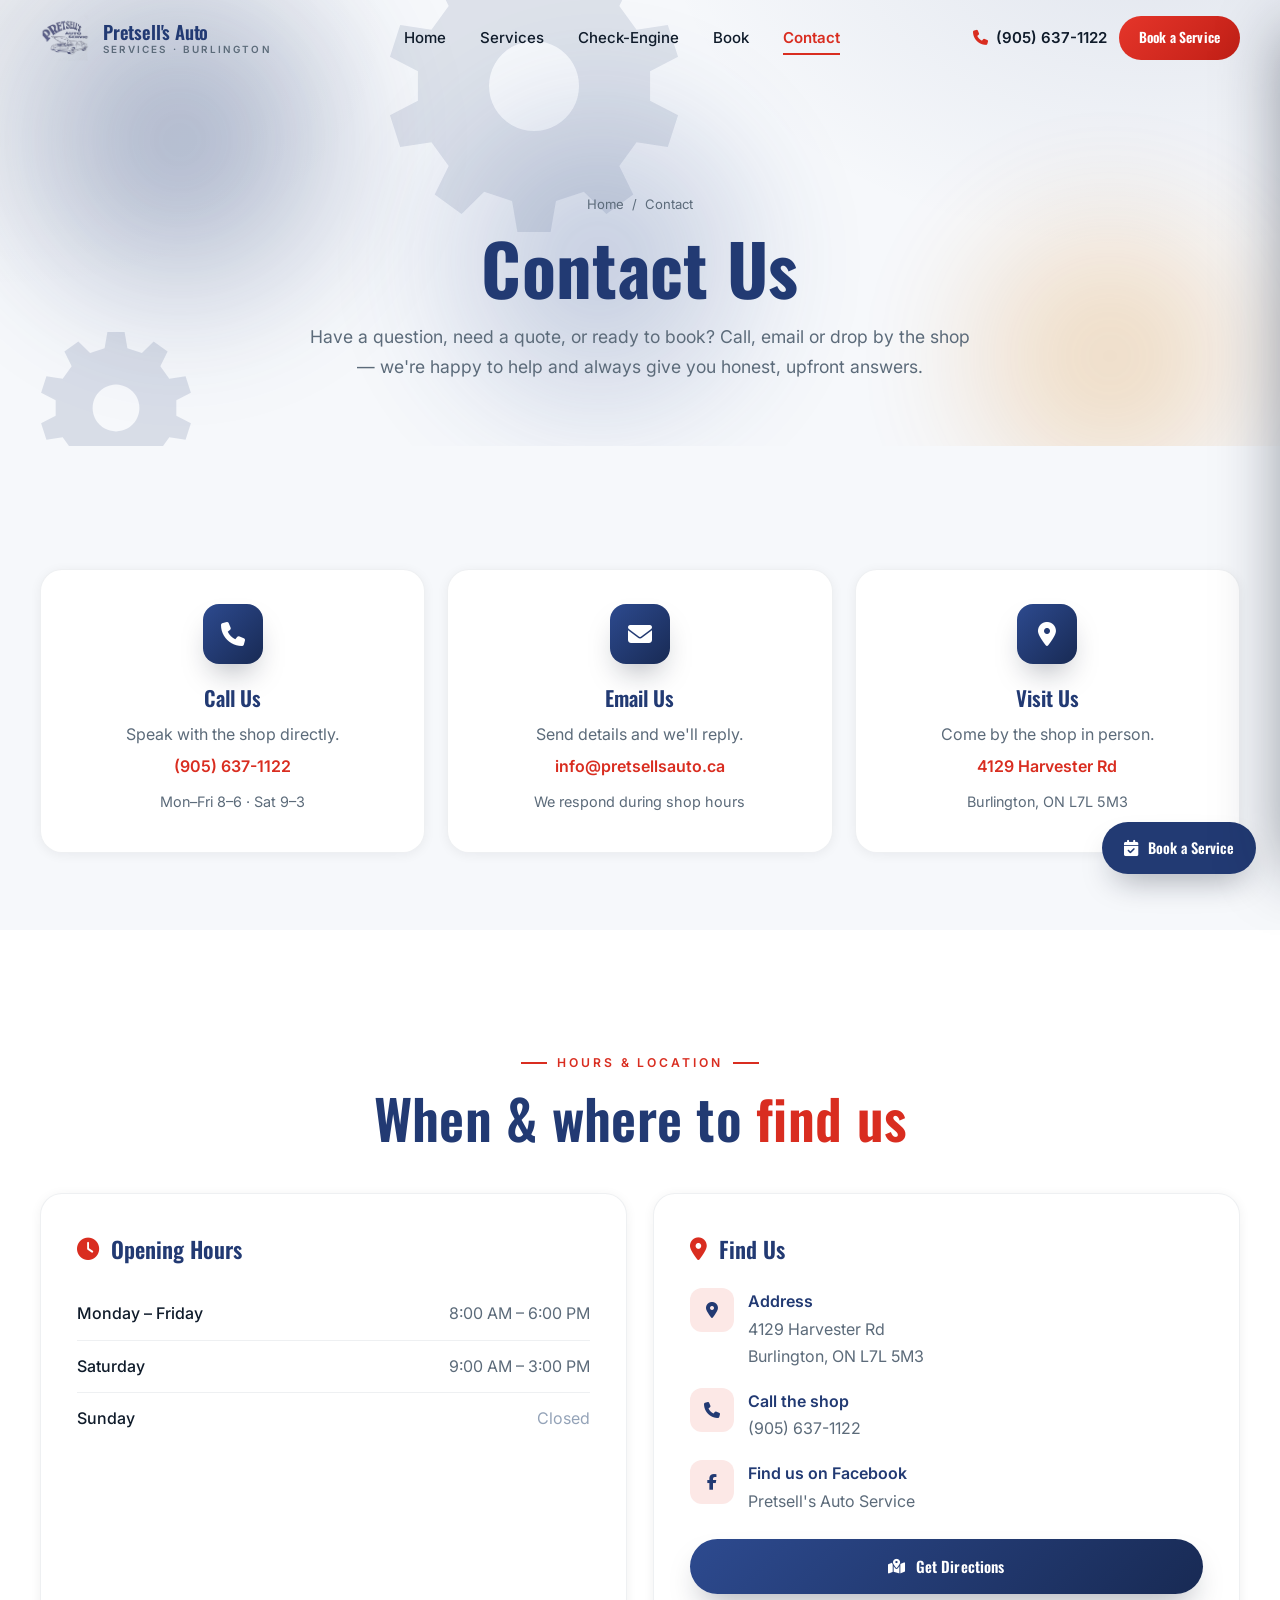
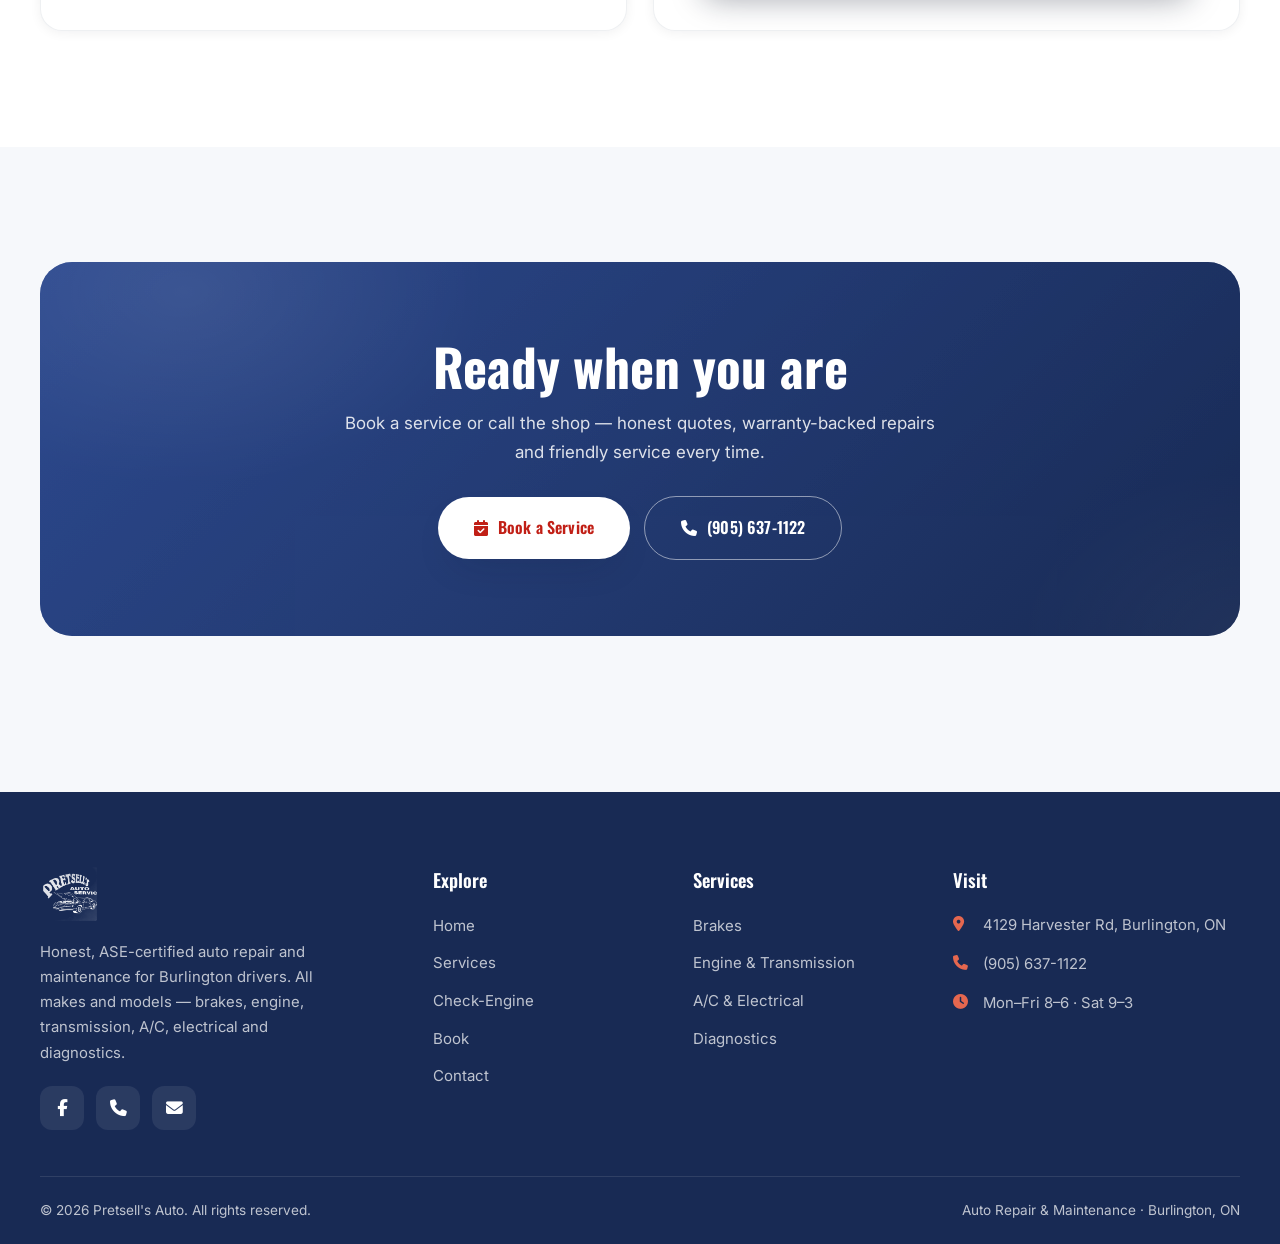
<file: contact.html>
<!DOCTYPE html>
<html lang="en">
<head>
  <meta charset="UTF-8" />
  <meta name="viewport" content="width=device-width, initial-scale=1.0" />
  <title>Contact Pretsell's Auto | Auto Repair in Burlington, ON</title>
  <meta name="description" content="Contact Pretsell's Auto in Burlington, ON. Call (905) 637-1122, email info@pretsellsauto.ca, or visit 4129 Harvester Rd. Open Mon–Fri 8–6, Sat 9–3. Honest, warranty-backed auto repair." />
  <meta name="theme-color" content="#223A73" />
  <meta property="og:type" content="website" />
  <meta property="og:site_name" content="Pretsell's Auto" />
  <meta property="og:title" content="Contact Pretsell's Auto | Burlington, ON" />
  <meta property="og:description" content="Call, email or visit Pretsell's Auto in Burlington — honest, warranty-backed auto repair for all makes &amp; models." />

  <link rel="icon" type="image/svg+xml" href="assets/favicon.svg" />
  <link rel="preconnect" href="https://fonts.googleapis.com" />
  <link rel="preconnect" href="https://fonts.gstatic.com" crossorigin />
  <link href="https://fonts.googleapis.com/css2?family=Oswald:wght@500;600;700&family=Inter:wght@400;500;600&display=swap" rel="stylesheet" />
  <link rel="stylesheet" href="https://cdnjs.cloudflare.com/ajax/libs/font-awesome/6.5.1/css/all.min.css" />
  <link rel="stylesheet" href="css/styles.css" />

  <script type="application/ld+json">
  {
    "@context": "https://schema.org",
    "@type": "AutoRepair",
    "name": "Pretsell's Auto",
    "description": "Honest, ASE-certified auto repair and maintenance in Burlington — brakes, engine, transmission, A/C, electrical, diagnostics, oil and tires. All makes & models, warranty-backed.",
    "priceRange": "$$",
    "telephone": "+1-905-637-1122",
    "email": "info@pretsellsauto.ca",
    "address": { "@type": "PostalAddress", "streetAddress": "4129 Harvester Rd", "addressLocality": "Burlington", "addressRegion": "ON", "postalCode": "L7L 5M3", "addressCountry": "CA" },
    "areaServed": "Burlington",
    "openingHours": ["Mo-Fr 08:00-18:00", "Sa 09:00-15:00"],
    "sameAs": ["https://www.facebook.com/PretsellsAutoService/"]
  }
  </script>
</head>
<body>

  <!-- ============ HEADER ============ -->
  <header class="site-header" id="header">
    <div class="container nav">
      <a href="index.html" class="brand" aria-label="Pretsell's Auto home">
        <img src="assets/logo-mark.png" alt="Pretsell's Auto" class="brand-logo" />
        <span class="brand-name"><b>Pretsell's Auto</b><small>Services · Burlington</small></span>
      </a>
      <nav class="nav-links" aria-label="Primary">
        <a href="index.html">Home</a>
        <a href="services.html">Services</a>
        <a href="diagnostics.html">Check-Engine</a>
        <a href="book.html">Book</a>
        <a href="contact.html" class="active">Contact</a>
      </nav>
      <div class="nav-actions">
        <a href="tel:+19056371122" class="nav-phone"><i class="fa-solid fa-phone"></i> (905) 637-1122</a>
        <a href="book.html#quote" class="btn btn--sm">Book a Service</a>
        <button class="menu-toggle" id="menuToggle" aria-label="Open menu"><i class="fa-solid fa-bars"></i></button>
      </div>
    </div>
  </header>

  <!-- ============ MOBILE DRAWER ============ -->
  <div class="scrim" id="scrim"></div>
  <aside class="mobile-drawer" id="drawer" aria-label="Mobile menu">
    <div class="drawer-head">
      <img src="assets/logo-mark.png" alt="Pretsell's Auto" style="height:44px" />
      <button class="drawer-close" id="drawerClose" aria-label="Close menu"><i class="fa-solid fa-xmark"></i></button>
    </div>
    <nav>
      <a href="index.html">Home <i class="fa-solid fa-chevron-right"></i></a>
      <a href="services.html">Services <i class="fa-solid fa-chevron-right"></i></a>
      <a href="diagnostics.html">Check-Engine Light <i class="fa-solid fa-chevron-right"></i></a>
      <a href="book.html">Book <i class="fa-solid fa-chevron-right"></i></a>
      <a href="contact.html" class="active">Contact <i class="fa-solid fa-chevron-right"></i></a>
    </nav>
    <div class="drawer-cta">
      <a href="book.html#quote" class="btn btn--block">Book a Service</a>
      <a href="tel:+19056371122" class="btn btn--navy btn--block"><i class="fa-solid fa-phone"></i> Call the Shop</a>
    </div>
    <div class="drawer-contact">
      <a href="tel:+19056371122"><i class="fa-solid fa-phone"></i> (905) 637-1122</a>
      <span><i class="fa-solid fa-location-dot"></i> 4129 Harvester Rd, Burlington, ON</span>
    </div>
  </aside>

  <!-- ============ PAGE HERO ============ -->
  <section class="page-hero">
    <div class="hero-bg" aria-hidden="true">
      <span class="ambient-blob b1"></span>
      <span class="ambient-blob b2"></span>
      <span class="ambient-blob b3"></span>
      <img class="ambient-gear g1" src="assets/gear.svg" alt="" />
      <img class="ambient-gear g2" src="assets/gear.svg" alt="" />
    </div>
    <div class="container" style="position:relative;z-index:1">
      <div class="breadcrumbs reveal"><a href="index.html">Home</a> <span>/</span> <span>Contact</span></div>
      <h1 class="reveal d1">Contact Us</h1>
      <p class="reveal d2">Have a question, need a quote, or ready to book? Call, email or drop by the shop — we're happy to help and always give you honest, upfront answers.</p>
    </div>
  </section>

  <!-- ============ CONTACT CARDS ============ -->
  <section class="section section--tight">
    <div class="container">
      <div class="contact-grid">
        <div class="contact-card reveal d1">
          <div class="ic"><i class="fa-solid fa-phone"></i></div>
          <h3>Call Us</h3>
          <p>Speak with the shop directly.</p>
          <a href="tel:+19056371122">(905) 637-1122</a>
          <p style="margin-top:10px;font-size:0.9rem">Mon–Fri 8–6 · Sat 9–3</p>
        </div>
        <div class="contact-card reveal d2">
          <div class="ic"><i class="fa-solid fa-envelope"></i></div>
          <h3>Email Us</h3>
          <p>Send details and we'll reply.</p>
          <a href="mailto:info@pretsellsauto.ca">info@pretsellsauto.ca</a>
          <p style="margin-top:10px;font-size:0.9rem">We respond during shop hours</p>
        </div>
        <div class="contact-card reveal d3">
          <div class="ic"><i class="fa-solid fa-location-dot"></i></div>
          <h3>Visit Us</h3>
          <p>Come by the shop in person.</p>
          <a href="https://www.google.com/maps/search/?api=1&query=4129+Harvester+Rd+Burlington+ON+L7L+5M3" target="_blank" rel="noopener">4129 Harvester Rd</a>
          <p style="margin-top:10px;font-size:0.9rem">Burlington, ON L7L 5M3</p>
        </div>
      </div>
    </div>
  </section>

  <!-- ============ HOURS & LOCATION (NAP) ============ -->
  <section class="section section--alt">
    <div class="container center">
      <span class="eyebrow eyebrow--center reveal">Hours &amp; Location</span>
      <h2 class="section-title reveal d1">When &amp; where to <em>find us</em></h2>
    </div>
    <div class="container">
      <div class="hours-grid">
        <div class="hours-card reveal">
          <h3><i class="fa-solid fa-clock"></i> Opening Hours</h3>
          <div class="hours-row"><span class="d">Monday – Friday</span><span class="h">8:00 AM – 6:00 PM</span></div>
          <div class="hours-row"><span class="d">Saturday</span><span class="h">9:00 AM – 3:00 PM</span></div>
          <div class="hours-row"><span class="d">Sunday</span><span class="h closed">Closed</span></div>
        </div>
        <div class="hours-card reveal d1">
          <h3><i class="fa-solid fa-location-dot"></i> Find Us</h3>
          <div class="info-list">
            <div class="info-row"><span class="ic"><i class="fa-solid fa-location-dot"></i></span><div><b>Address</b><span>4129 Harvester Rd<br/>Burlington, ON L7L 5M3</span></div></div>
            <div class="info-row"><span class="ic"><i class="fa-solid fa-phone"></i></span><div><b>Call the shop</b><a href="tel:+19056371122">(905) 637-1122</a></div></div>
            <div class="info-row"><span class="ic"><i class="fa-brands fa-facebook-f"></i></span><div><b>Find us on Facebook</b><a href="https://www.facebook.com/PretsellsAutoService/" target="_blank" rel="noopener">Pretsell's Auto Service</a></div></div>
          </div>
          <a href="https://www.google.com/maps/search/?api=1&query=4129+Harvester+Rd+Burlington+ON+L7L+5M3" target="_blank" rel="noopener" class="btn btn--block btn--navy" style="margin-top:24px"><i class="fa-solid fa-map-location-dot"></i> Get Directions</a>
        </div>
      </div>
    </div>
  </section>

  <!-- ============ CTA ============ -->
  <section class="section">
    <div class="container">
      <div class="cta-band reveal-scale">
        <h2>Ready when you are</h2>
        <p>Book a service or call the shop — honest quotes, warranty-backed repairs and friendly service every time.</p>
        <div class="hero-ctas">
          <a href="book.html#quote" class="btn btn--white btn--lg"><i class="fa-solid fa-calendar-check"></i> Book a Service</a>
          <a href="tel:+19056371122" class="btn btn--ghost btn--lg" style="border-color:rgba(255,255,255,0.5);color:#fff"><i class="fa-solid fa-phone"></i> (905) 637-1122</a>
        </div>
      </div>
    </div>
  </section>

  <!-- ============ FOOTER ============ -->
  <footer class="footer">
    <div class="container">
      <div class="footer-top">
        <div class="footer-brand">
          <img src="assets/logo-mark.png" alt="Pretsell's Auto" class="brand-logo-f" />
          <p>Honest, ASE-certified auto repair and maintenance for Burlington drivers. All makes and models — brakes, engine, transmission, A/C, electrical and diagnostics.</p>
          <div class="footer-social">
            <a href="https://www.facebook.com/PretsellsAutoService/" target="_blank" rel="noopener" aria-label="Facebook"><i class="fa-brands fa-facebook-f"></i></a>
            <a href="tel:+19056371122" aria-label="Phone"><i class="fa-solid fa-phone"></i></a>
            <a href="mailto:info@pretsellsauto.ca" aria-label="Email"><i class="fa-solid fa-envelope"></i></a>
          </div>
        </div>
        <div>
          <h4>Explore</h4>
          <div class="footer-links"><a href="index.html">Home</a><a href="services.html">Services</a><a href="diagnostics.html">Check-Engine</a><a href="book.html">Book</a><a href="contact.html">Contact</a></div>
        </div>
        <div>
          <h4>Services</h4>
          <div class="footer-links"><a href="services.html">Brakes</a><a href="services.html">Engine &amp; Transmission</a><a href="services.html">A/C &amp; Electrical</a><a href="services.html">Diagnostics</a></div>
        </div>
        <div>
          <h4>Visit</h4>
          <div class="footer-contact">
            <span><i class="fa-solid fa-location-dot"></i> 4129 Harvester Rd, Burlington, ON</span>
            <a href="tel:+19056371122"><i class="fa-solid fa-phone"></i> (905) 637-1122</a>
            <span><i class="fa-solid fa-clock"></i> Mon–Fri 8–6 · Sat 9–3</span>
          </div>
        </div>
      </div>
      <div class="footer-bottom">
        <span>© <span data-year>2026</span> Pretsell's Auto. All rights reserved.</span>
        <span>Auto Repair &amp; Maintenance · Burlington, ON</span>
      </div>
    </div>
  </footer>

  <!-- ============ LIGHTBOX ============ -->
  <div class="lightbox" id="lightbox" aria-hidden="true">
    <button class="lightbox-close" id="lbClose" aria-label="Close"><i class="fa-solid fa-xmark"></i></button>
    <button class="lightbox-nav prev" id="lbPrev" aria-label="Previous"><i class="fa-solid fa-chevron-left"></i></button>
    <button class="lightbox-nav next" id="lbNext" aria-label="Next"><i class="fa-solid fa-chevron-right"></i></button>
    <div><img id="lbImg" src="assets/photos/g1.jpg" alt="" /><div class="lightbox-cap" id="lbCap"></div></div>
  </div>

  <a href="book.html#quote" class="fab-cta" aria-label="Book a service"><i class="fa-solid fa-calendar-check"></i><span>Book a Service</span></a>
  <button class="to-top" id="toTop" aria-label="Back to top"><i class="fa-solid fa-arrow-up"></i></button>

  <script src="js/main.js"></script>
</body>
</html>
</file>
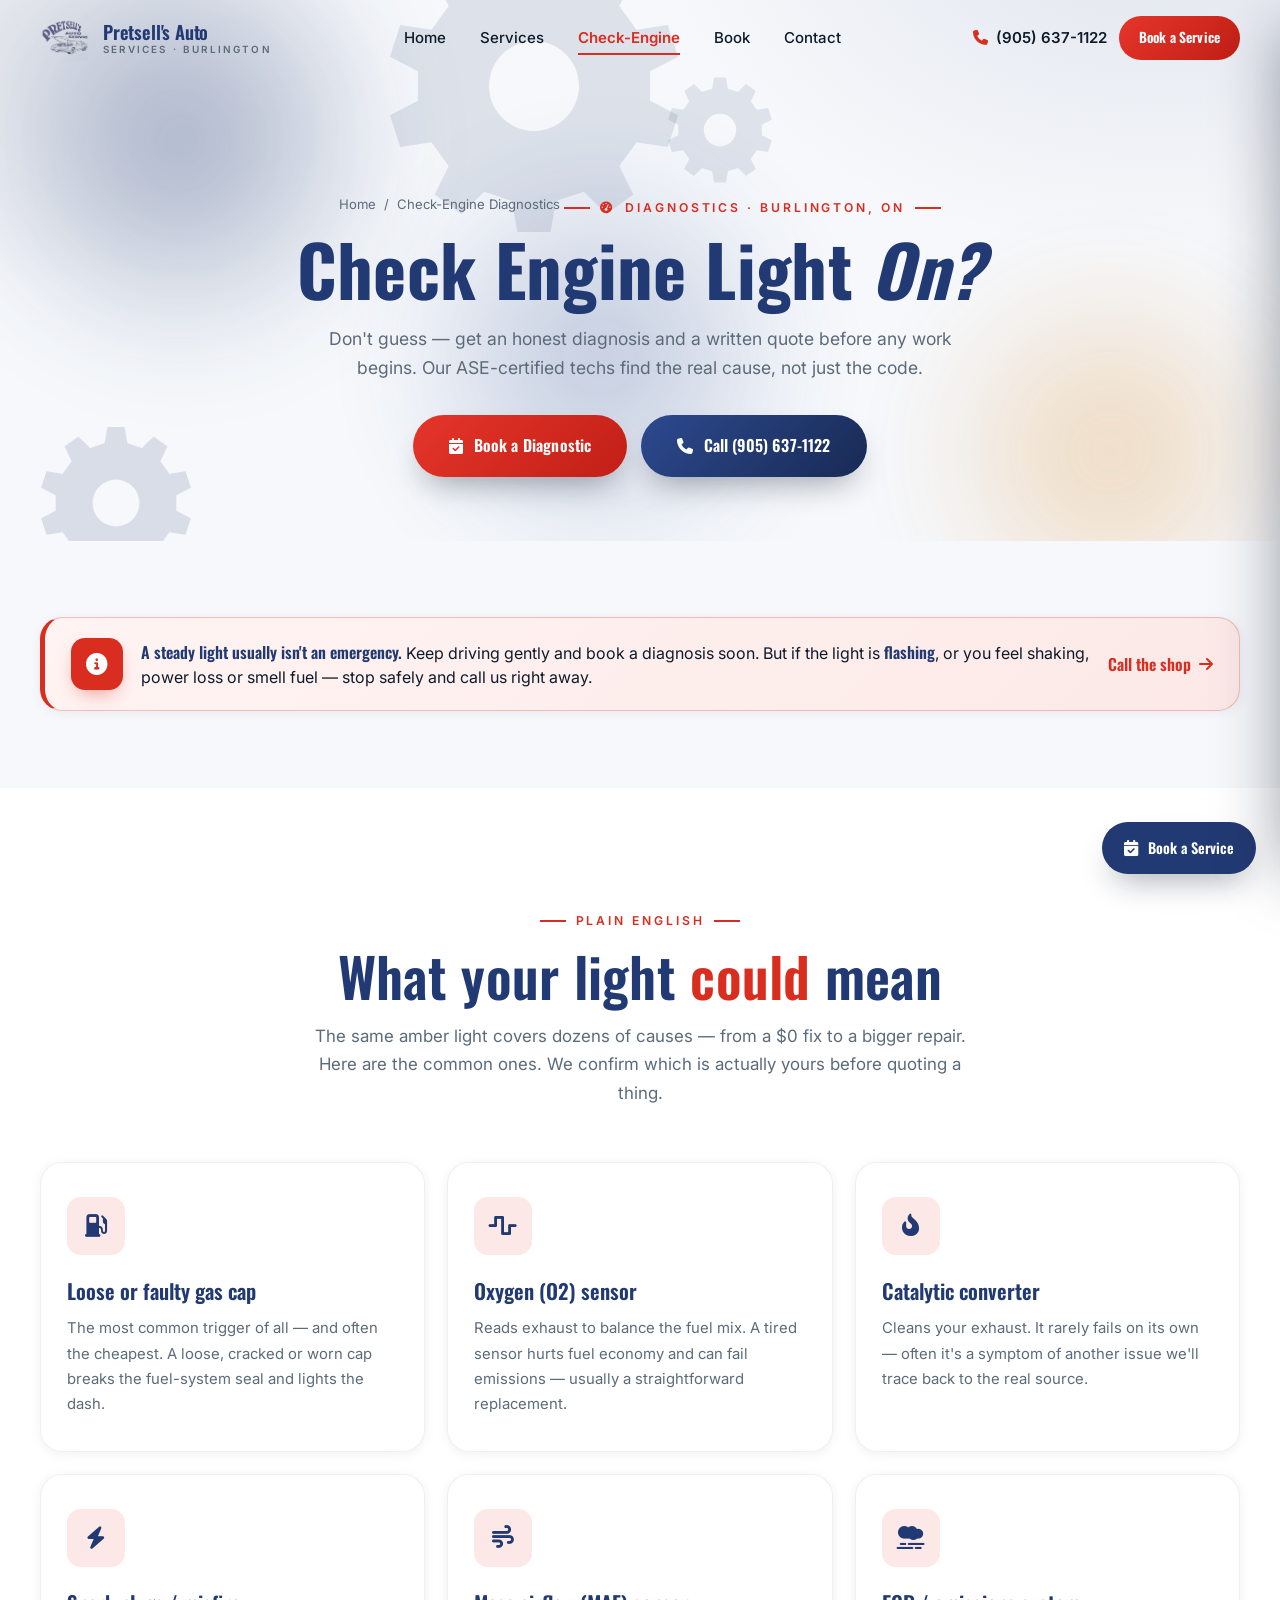
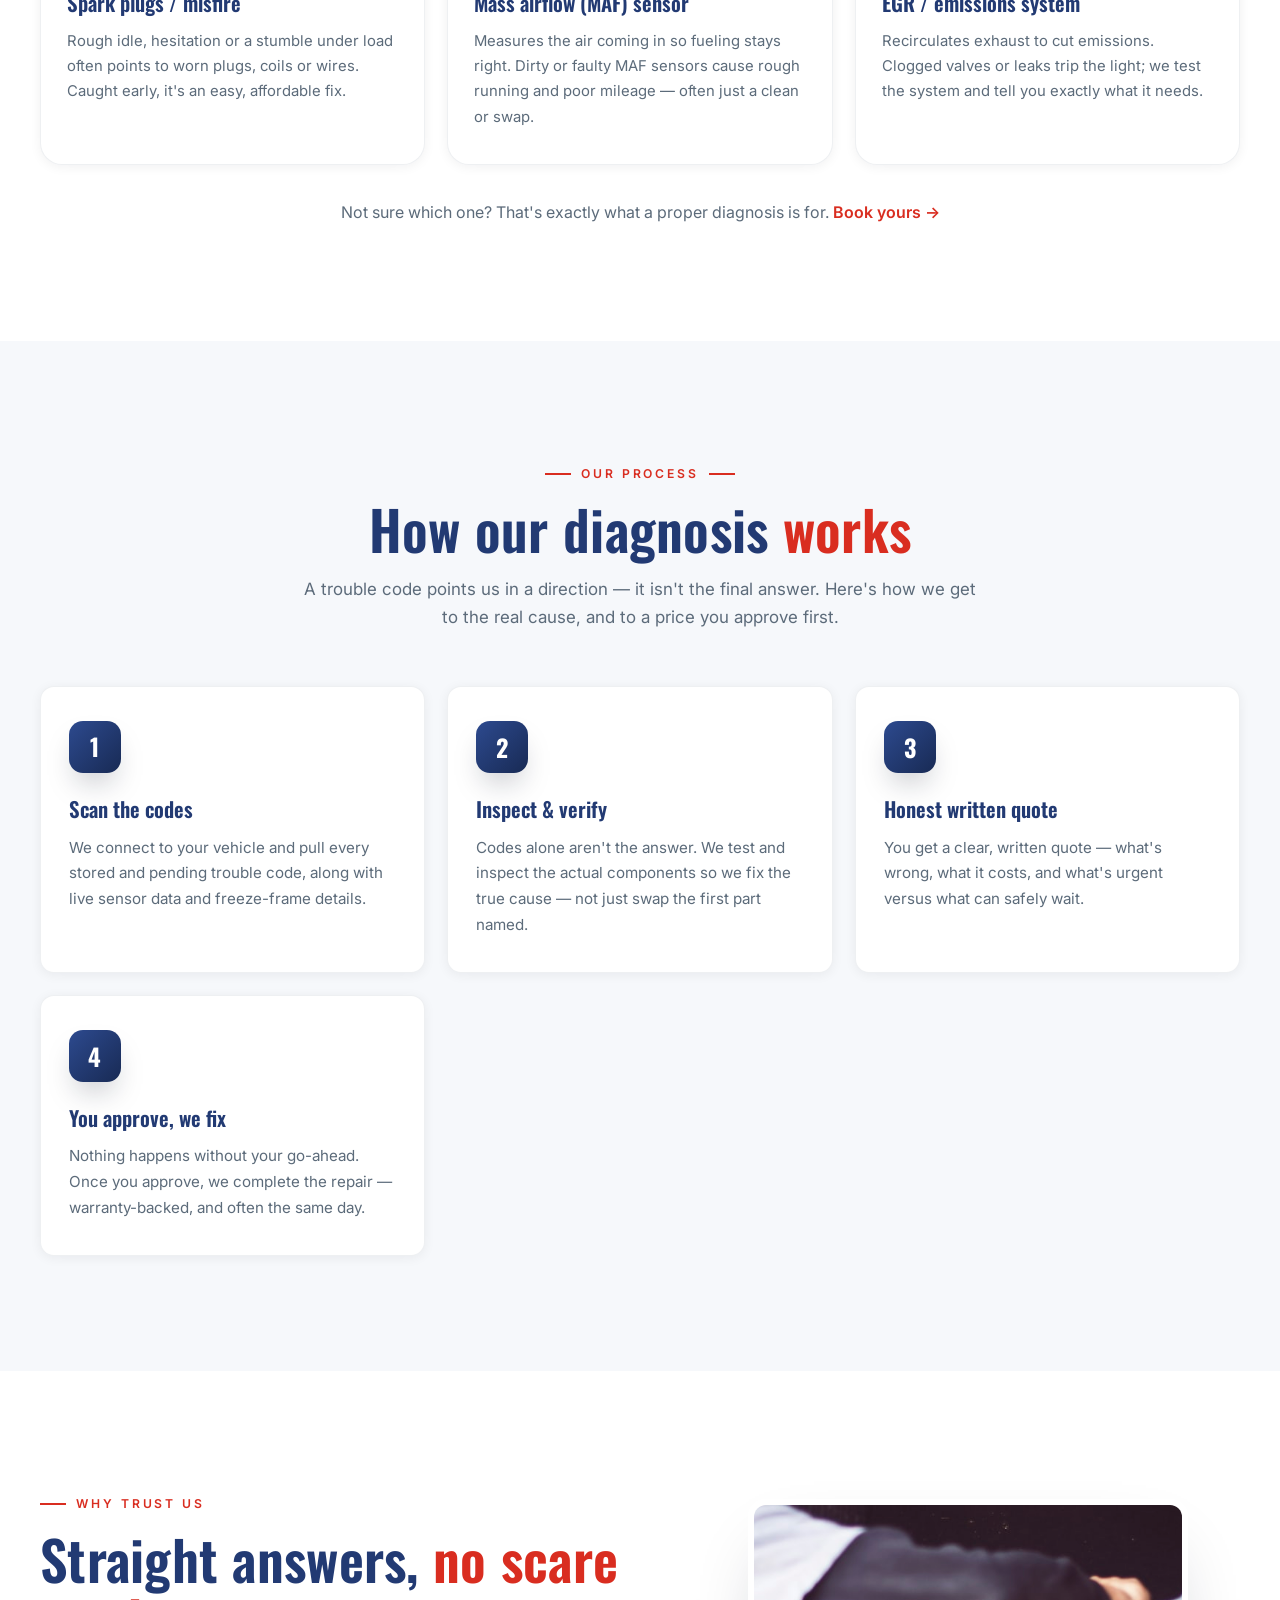
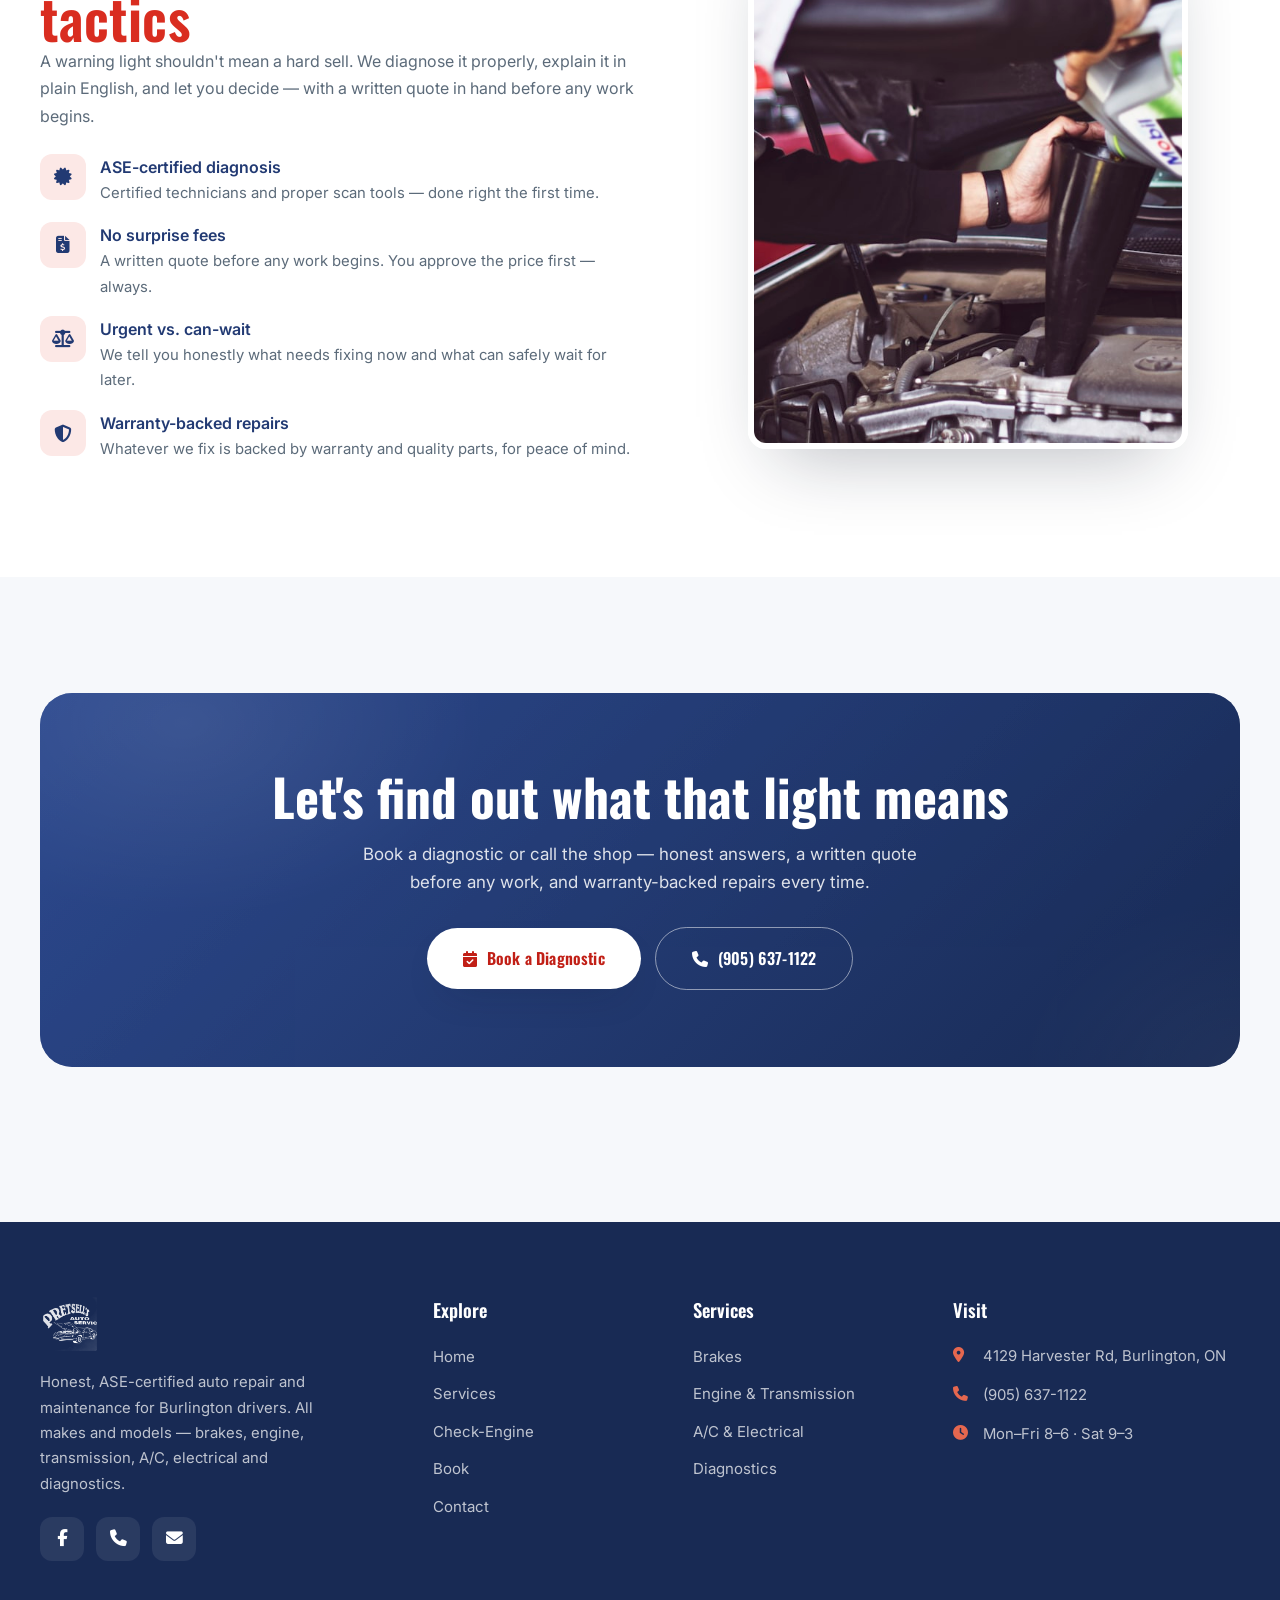
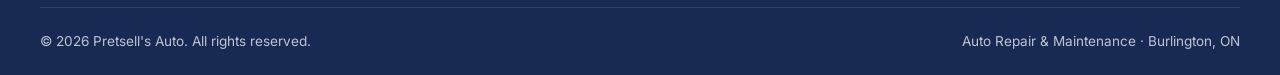
<file: diagnostics.html>
<!DOCTYPE html>
<html lang="en">
<head>
  <meta charset="UTF-8" />
  <meta name="viewport" content="width=device-width, initial-scale=1.0" />
  <title>Check Engine Light Diagnostics | Pretsell's Auto · Burlington, ON</title>
  <meta name="description" content="Check engine light on? Get an honest, ASE-certified diagnosis in Burlington, ON — codes scanned, real cause verified, and a written quote before any work begins. Call (905) 637-1122." />
  <meta name="theme-color" content="#223A73" />
  <meta property="og:type" content="website" />
  <meta property="og:site_name" content="Pretsell's Auto" />
  <meta property="og:title" content="Check Engine Light Diagnostics | Pretsell's Auto" />
  <meta property="og:description" content="Don't guess — get an honest diagnosis and a written quote before any work begins. ASE-certified diagnostics in Burlington, ON." />

  <link rel="icon" type="image/svg+xml" href="assets/favicon.svg" />
  <link rel="preconnect" href="https://fonts.googleapis.com" />
  <link rel="preconnect" href="https://fonts.gstatic.com" crossorigin />
  <link href="https://fonts.googleapis.com/css2?family=Oswald:wght@500;600;700&family=Inter:wght@400;500;600&display=swap" rel="stylesheet" />
  <link rel="stylesheet" href="https://cdnjs.cloudflare.com/ajax/libs/font-awesome/6.5.1/css/all.min.css" />
  <link rel="stylesheet" href="css/styles.css" />

  <script type="application/ld+json">
  {
    "@context": "https://schema.org",
    "@type": "Service",
    "name": "Check Engine Light Diagnostics",
    "serviceType": "Automotive diagnostics",
    "description": "Honest, ASE-certified check-engine and warning-light diagnosis in Burlington — codes scanned, the real cause inspected and verified, and a written quote provided before any work begins.",
    "areaServed": "Burlington",
    "provider": {
      "@type": "AutoRepair",
      "name": "Pretsell's Auto",
      "telephone": "+1-905-637-1122",
      "email": "info@pretsellsauto.ca",
      "priceRange": "$$",
      "address": { "@type": "PostalAddress", "streetAddress": "4129 Harvester Rd", "addressLocality": "Burlington", "addressRegion": "ON", "postalCode": "L7L 5M3", "addressCountry": "CA" },
      "openingHours": ["Mo-Fr 08:00-18:00", "Sa 09:00-15:00"],
      "sameAs": ["https://www.facebook.com/PretsellsAutoService/"]
    }
  }
  </script>
</head>
<body>

  <!-- ============ HEADER ============ -->
  <header class="site-header" id="header">
    <div class="container nav">
      <a href="index.html" class="brand" aria-label="Pretsell's Auto home">
        <img src="assets/logo-mark.png" alt="Pretsell's Auto" class="brand-logo" />
        <span class="brand-name"><b>Pretsell's Auto</b><small>Services · Burlington</small></span>
      </a>
      <nav class="nav-links" aria-label="Primary">
        <a href="index.html">Home</a>
        <a href="services.html">Services</a>
        <a href="diagnostics.html" class="active">Check-Engine</a>
        <a href="book.html">Book</a>
        <a href="contact.html">Contact</a>
      </nav>
      <div class="nav-actions">
        <a href="tel:+19056371122" class="nav-phone"><i class="fa-solid fa-phone"></i> (905) 637-1122</a>
        <a href="book.html#quote" class="btn btn--sm">Book a Service</a>
        <button class="menu-toggle" id="menuToggle" aria-label="Open menu"><i class="fa-solid fa-bars"></i></button>
      </div>
    </div>
  </header>

  <!-- ============ MOBILE DRAWER ============ -->
  <div class="scrim" id="scrim"></div>
  <aside class="mobile-drawer" id="drawer" aria-label="Mobile menu">
    <div class="drawer-head">
      <img src="assets/logo-mark.png" alt="Pretsell's Auto" style="height:44px" />
      <button class="drawer-close" id="drawerClose" aria-label="Close menu"><i class="fa-solid fa-xmark"></i></button>
    </div>
    <nav>
      <a href="index.html">Home <i class="fa-solid fa-chevron-right"></i></a>
      <a href="services.html">Services <i class="fa-solid fa-chevron-right"></i></a>
      <a href="diagnostics.html" class="active">Check-Engine Light <i class="fa-solid fa-chevron-right"></i></a>
      <a href="book.html">Book <i class="fa-solid fa-chevron-right"></i></a>
      <a href="contact.html">Contact <i class="fa-solid fa-chevron-right"></i></a>
    </nav>
    <div class="drawer-cta">
      <a href="book.html#quote" class="btn btn--block">Book a Service</a>
      <a href="tel:+19056371122" class="btn btn--navy btn--block"><i class="fa-solid fa-phone"></i> Call the Shop</a>
    </div>
    <div class="drawer-contact">
      <a href="tel:+19056371122"><i class="fa-solid fa-phone"></i> (905) 637-1122</a>
      <span><i class="fa-solid fa-location-dot"></i> 4129 Harvester Rd, Burlington, ON</span>
    </div>
  </aside>

  <!-- ============ PAGE HERO ============ -->
  <section class="page-hero">
    <div class="hero-bg" aria-hidden="true">
      <span class="ambient-blob b1"></span>
      <span class="ambient-blob b2"></span>
      <span class="ambient-blob b3"></span>
      <img class="ambient-gear g1" src="assets/gear.svg" alt="" />
      <img class="ambient-gear g2" src="assets/gear.svg" alt="" />
      <img class="ambient-gear g3" src="assets/gear.svg" alt="" />
    </div>
    <div class="container">
      <div class="breadcrumbs reveal"><a href="index.html">Home</a> <span>/</span> <span>Check-Engine Diagnostics</span></div>
      <span class="eyebrow eyebrow--center reveal d1"><i class="fa-solid fa-gauge-high"></i> Diagnostics · Burlington, ON</span>
      <h1 class="reveal d1">Check Engine Light <em>On?</em></h1>
      <p class="reveal d2">Don't guess — get an honest diagnosis and a written quote before any work begins. Our ASE-certified techs find the real cause, not just the code.</p>
      <div class="hero-ctas reveal d3" style="justify-content:center">
        <a href="book.html#quote" class="btn btn--lg"><i class="fa-solid fa-calendar-check"></i> Book a Diagnostic</a>
        <a href="tel:+19056371122" class="btn btn--navy btn--lg"><i class="fa-solid fa-phone"></i> Call (905) 637-1122</a>
      </div>
    </div>
  </section>

  <!-- ============ REASSURANCE STRIP ============ -->
  <section class="section--tight">
    <div class="container">
      <div class="ce-band reveal" style="margin-top:0">
        <span class="ce-ico"><i class="fa-solid fa-circle-info"></i></span>
        <span class="ce-txt"><b>A steady light usually isn't an emergency.</b> Keep driving gently and book a diagnosis soon. But if the light is <b>flashing</b>, or you feel shaking, power loss or smell fuel — stop safely and call us right away.</span>
        <a href="tel:+19056371122" class="ce-go">Call the shop <i class="fa-solid fa-arrow-right"></i></a>
      </div>
    </div>
  </section>

  <!-- ============ WHAT YOUR LIGHT COULD MEAN ============ -->
  <section class="section section--alt">
    <div class="container center">
      <span class="eyebrow eyebrow--center reveal">Plain English</span>
      <h2 class="section-title reveal d1">What your light <em>could</em> mean</h2>
      <p class="section-lead reveal d2">The same amber light covers dozens of causes — from a $0 fix to a bigger repair. Here are the common ones. We confirm which is actually yours before quoting a thing.</p>
    </div>
    <div class="container">
      <div class="feat-grid">
        <div class="feat-card reveal d1"><div class="ic"><i class="fa-solid fa-gas-pump"></i></div><h3>Loose or faulty gas cap</h3><p>The most common trigger of all — and often the cheapest. A loose, cracked or worn cap breaks the fuel-system seal and lights the dash.</p></div>
        <div class="feat-card reveal d2"><div class="ic"><i class="fa-solid fa-wave-square"></i></div><h3>Oxygen (O2) sensor</h3><p>Reads exhaust to balance the fuel mix. A tired sensor hurts fuel economy and can fail emissions — usually a straightforward replacement.</p></div>
        <div class="feat-card reveal d3"><div class="ic"><i class="fa-solid fa-fire-flame-curved"></i></div><h3>Catalytic converter</h3><p>Cleans your exhaust. It rarely fails on its own — often it's a symptom of another issue we'll trace back to the real source.</p></div>
        <div class="feat-card reveal d4"><div class="ic"><i class="fa-solid fa-bolt"></i></div><h3>Spark plugs / misfire</h3><p>Rough idle, hesitation or a stumble under load often points to worn plugs, coils or wires. Caught early, it's an easy, affordable fix.</p></div>
        <div class="feat-card reveal d1"><div class="ic"><i class="fa-solid fa-wind"></i></div><h3>Mass airflow (MAF) sensor</h3><p>Measures the air coming in so fueling stays right. Dirty or faulty MAF sensors cause rough running and poor mileage — often just a clean or swap.</p></div>
        <div class="feat-card reveal d2"><div class="ic"><i class="fa-solid fa-smog"></i></div><h3>EGR / emissions system</h3><p>Recirculates exhaust to cut emissions. Clogged valves or leaks trip the light; we test the system and tell you exactly what it needs.</p></div>
      </div>
      <p class="center reveal" style="margin-top:34px;color:var(--ink-soft)">Not sure which one? That's exactly what a proper diagnosis is for. <a href="book.html#quote" class="text-accent" style="font-weight:600">Book yours &rarr;</a></p>
    </div>
  </section>

  <!-- ============ HOW OUR DIAGNOSIS WORKS ============ -->
  <section class="section">
    <div class="container center">
      <span class="eyebrow eyebrow--center reveal">Our Process</span>
      <h2 class="section-title reveal d1">How our diagnosis <em>works</em></h2>
      <p class="section-lead reveal d2">A trouble code points us in a direction — it isn't the final answer. Here's how we get to the real cause, and to a price you approve first.</p>
    </div>
    <div class="container">
      <div class="steps">
        <div class="step reveal d1"><div class="step-num">1</div><h3>Scan the codes</h3><p>We connect to your vehicle and pull every stored and pending trouble code, along with live sensor data and freeze-frame details.</p></div>
        <div class="step reveal d2"><div class="step-num">2</div><h3>Inspect &amp; verify</h3><p>Codes alone aren't the answer. We test and inspect the actual components so we fix the true cause — not just swap the first part named.</p></div>
        <div class="step reveal d3"><div class="step-num">3</div><h3>Honest written quote</h3><p>You get a clear, written quote — what's wrong, what it costs, and what's urgent versus what can safely wait.</p></div>
        <div class="step reveal d4"><div class="step-num">4</div><h3>You approve, we fix</h3><p>Nothing happens without your go-ahead. Once you approve, we complete the repair — warranty-backed, and often the same day.</p></div>
      </div>
    </div>
  </section>

  <!-- ============ TRUST BLOCK ============ -->
  <section class="section section--alt">
    <div class="container story-grid">
      <div class="story-text">
        <span class="eyebrow reveal">Why Trust Us</span>
        <h2 class="section-title reveal d1">Straight answers, <em>no scare tactics</em></h2>
        <p class="reveal d2" style="color:var(--ink-soft)">A warning light shouldn't mean a hard sell. We diagnose it properly, explain it in plain English, and let you decide — with a written quote in hand before any work begins.</p>
        <div class="story-features">
          <div class="story-feature reveal d1"><span class="ic"><i class="fa-solid fa-certificate"></i></span><div><b>ASE-certified diagnosis</b><p>Certified technicians and proper scan tools — done right the first time.</p></div></div>
          <div class="story-feature reveal d2"><span class="ic"><i class="fa-solid fa-file-invoice-dollar"></i></span><div><b>No surprise fees</b><p>A written quote before any work begins. You approve the price first — always.</p></div></div>
          <div class="story-feature reveal d3"><span class="ic"><i class="fa-solid fa-scale-balanced"></i></span><div><b>Urgent vs. can-wait</b><p>We tell you honestly what needs fixing now and what can safely wait for later.</p></div></div>
          <div class="story-feature reveal d4"><span class="ic"><i class="fa-solid fa-shield-halved"></i></span><div><b>Warranty-backed repairs</b><p>Whatever we fix is backed by warranty and quality parts, for peace of mind.</p></div></div>
        </div>
      </div>
      <div class="story-collage reveal-scale">
        <!-- REPLACE WITH REAL PHOTO: technician with a scan tool plugged into a vehicle -->
        <div class="story-media"><img src="assets/photos/about.jpg" alt="ASE-certified technician running a check-engine diagnosis at Pretsell's Auto" data-parallax="22" /></div>
      </div>
    </div>
  </section>

  <!-- ============ CTA ============ -->
  <section class="section">
    <div class="container">
      <div class="cta-band reveal-scale">
        <h2>Let's find out what that light means</h2>
        <p>Book a diagnostic or call the shop — honest answers, a written quote before any work, and warranty-backed repairs every time.</p>
        <div class="hero-ctas">
          <a href="book.html#quote" class="btn btn--white btn--lg"><i class="fa-solid fa-calendar-check"></i> Book a Diagnostic</a>
          <a href="tel:+19056371122" class="btn btn--ghost btn--lg" style="border-color:rgba(255,255,255,0.5);color:#fff"><i class="fa-solid fa-phone"></i> (905) 637-1122</a>
        </div>
      </div>
    </div>
  </section>

  <!-- ============ FOOTER ============ -->
  <footer class="footer">
    <div class="container">
      <div class="footer-top">
        <div class="footer-brand">
          <img src="assets/logo-mark.png" alt="Pretsell's Auto" class="brand-logo-f" />
          <p>Honest, ASE-certified auto repair and maintenance for Burlington drivers. All makes and models — brakes, engine, transmission, A/C, electrical and diagnostics.</p>
          <div class="footer-social">
            <a href="https://www.facebook.com/PretsellsAutoService/" target="_blank" rel="noopener" aria-label="Facebook"><i class="fa-brands fa-facebook-f"></i></a>
            <a href="tel:+19056371122" aria-label="Phone"><i class="fa-solid fa-phone"></i></a>
            <a href="mailto:info@pretsellsauto.ca" aria-label="Email"><i class="fa-solid fa-envelope"></i></a>
          </div>
        </div>
        <div>
          <h4>Explore</h4>
          <div class="footer-links"><a href="index.html">Home</a><a href="services.html">Services</a><a href="diagnostics.html">Check-Engine</a><a href="book.html">Book</a><a href="contact.html">Contact</a></div>
        </div>
        <div>
          <h4>Services</h4>
          <div class="footer-links"><a href="services.html">Brakes</a><a href="services.html">Engine &amp; Transmission</a><a href="services.html">A/C &amp; Electrical</a><a href="services.html">Diagnostics</a></div>
        </div>
        <div>
          <h4>Visit</h4>
          <div class="footer-contact">
            <span><i class="fa-solid fa-location-dot"></i> 4129 Harvester Rd, Burlington, ON</span>
            <a href="tel:+19056371122"><i class="fa-solid fa-phone"></i> (905) 637-1122</a>
            <span><i class="fa-solid fa-clock"></i> Mon–Fri 8–6 · Sat 9–3</span>
          </div>
        </div>
      </div>
      <div class="footer-bottom">
        <span>© <span data-year>2026</span> Pretsell's Auto. All rights reserved.</span>
        <span>Auto Repair &amp; Maintenance · Burlington, ON</span>
      </div>
    </div>
  </footer>

  <!-- ============ LIGHTBOX ============ -->
  <div class="lightbox" id="lightbox" aria-hidden="true">
    <button class="lightbox-close" id="lbClose" aria-label="Close"><i class="fa-solid fa-xmark"></i></button>
    <button class="lightbox-nav prev" id="lbPrev" aria-label="Previous"><i class="fa-solid fa-chevron-left"></i></button>
    <button class="lightbox-nav next" id="lbNext" aria-label="Next"><i class="fa-solid fa-chevron-right"></i></button>
    <div><img id="lbImg" src="assets/photos/g1.jpg" alt="" /><div class="lightbox-cap" id="lbCap"></div></div>
  </div>

  <a href="book.html#quote" class="fab-cta" aria-label="Book a service"><i class="fa-solid fa-calendar-check"></i><span>Book a Service</span></a>
  <button class="to-top" id="toTop" aria-label="Back to top"><i class="fa-solid fa-arrow-up"></i></button>

  <script src="js/main.js"></script>
</body>
</html>
</file>
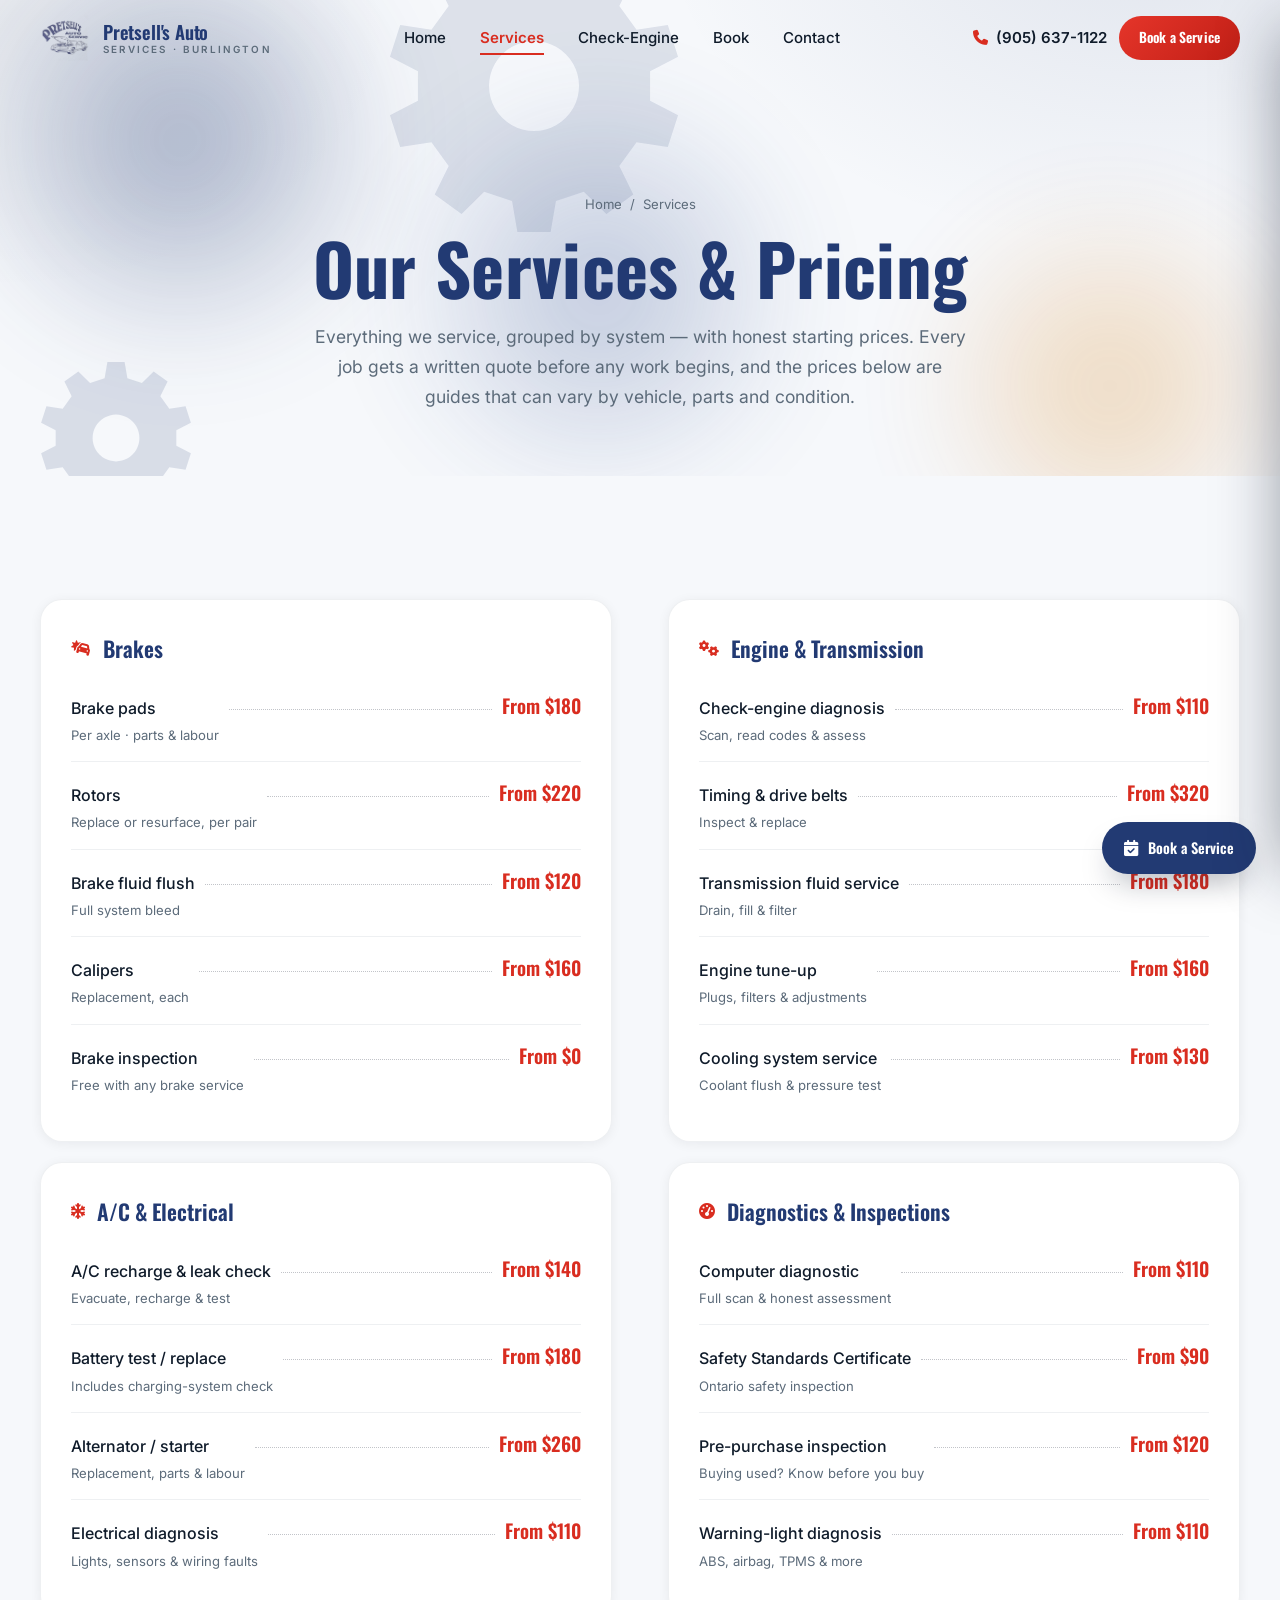
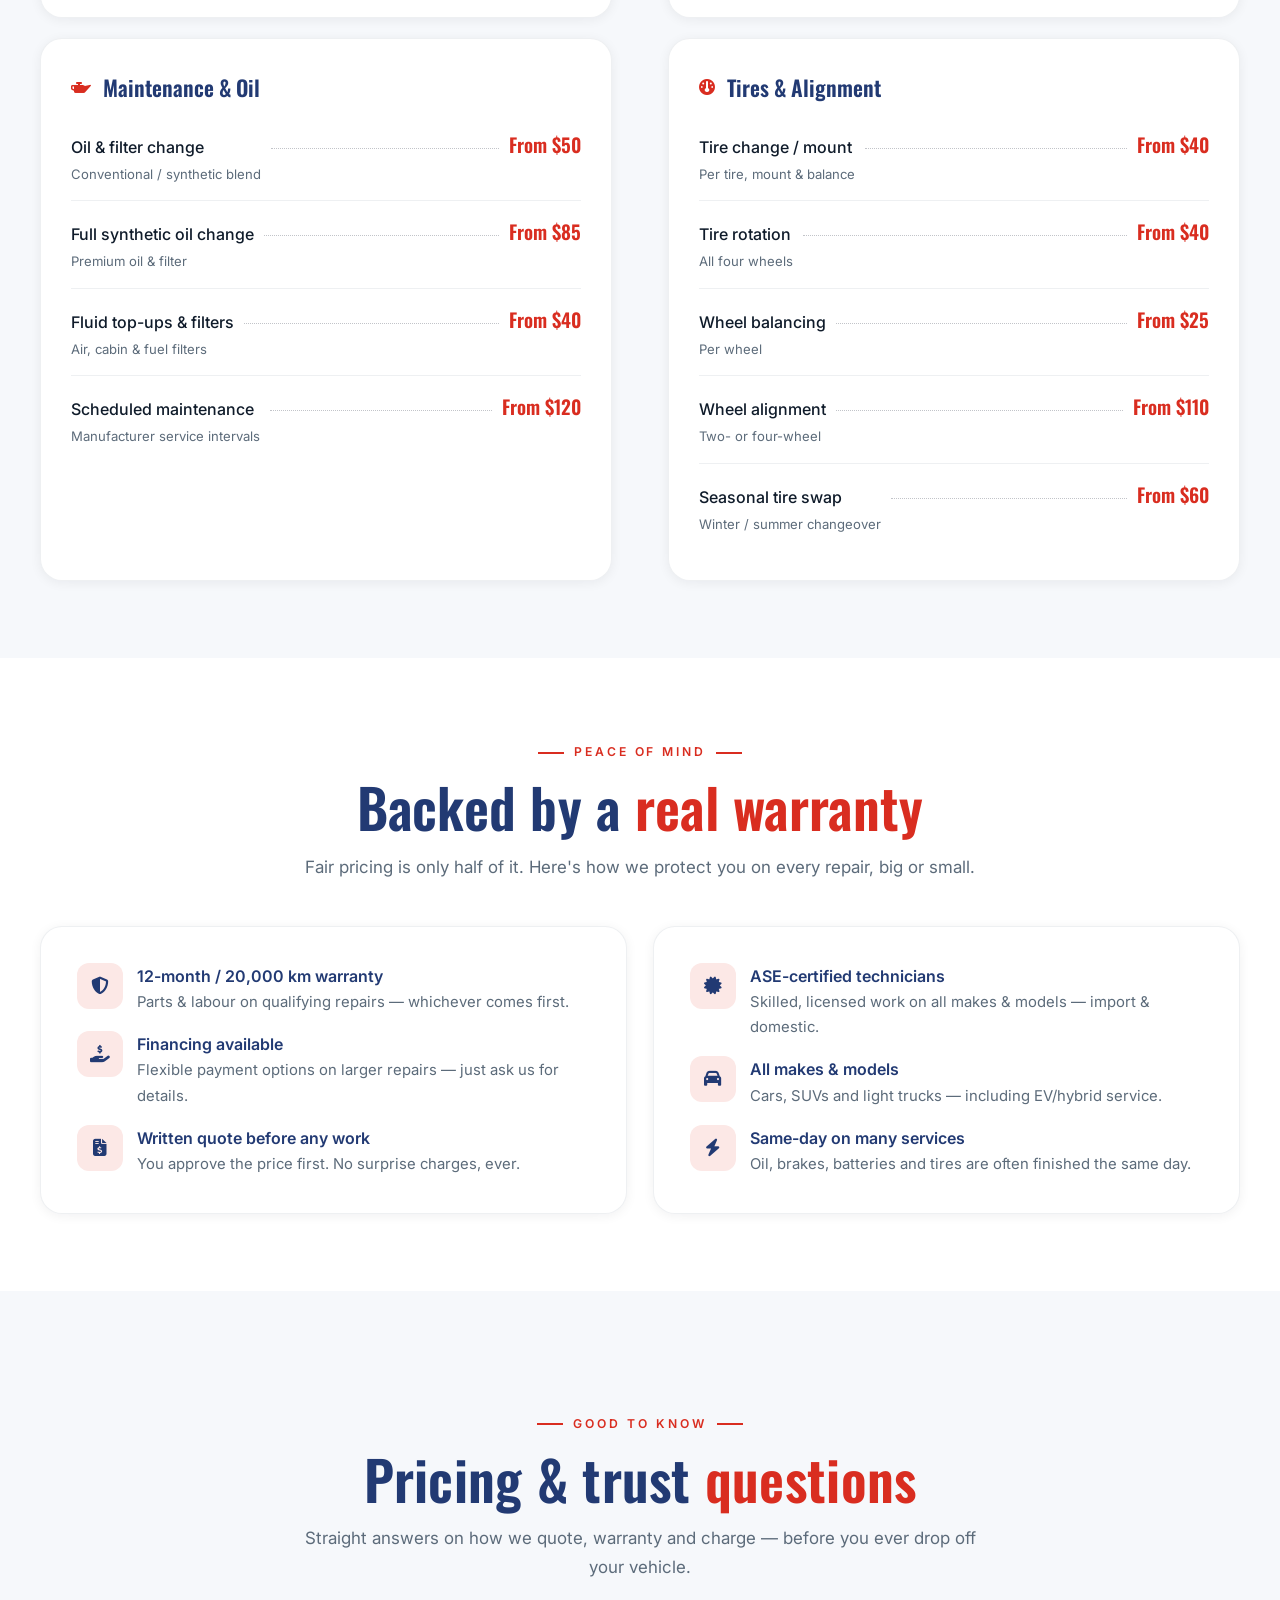
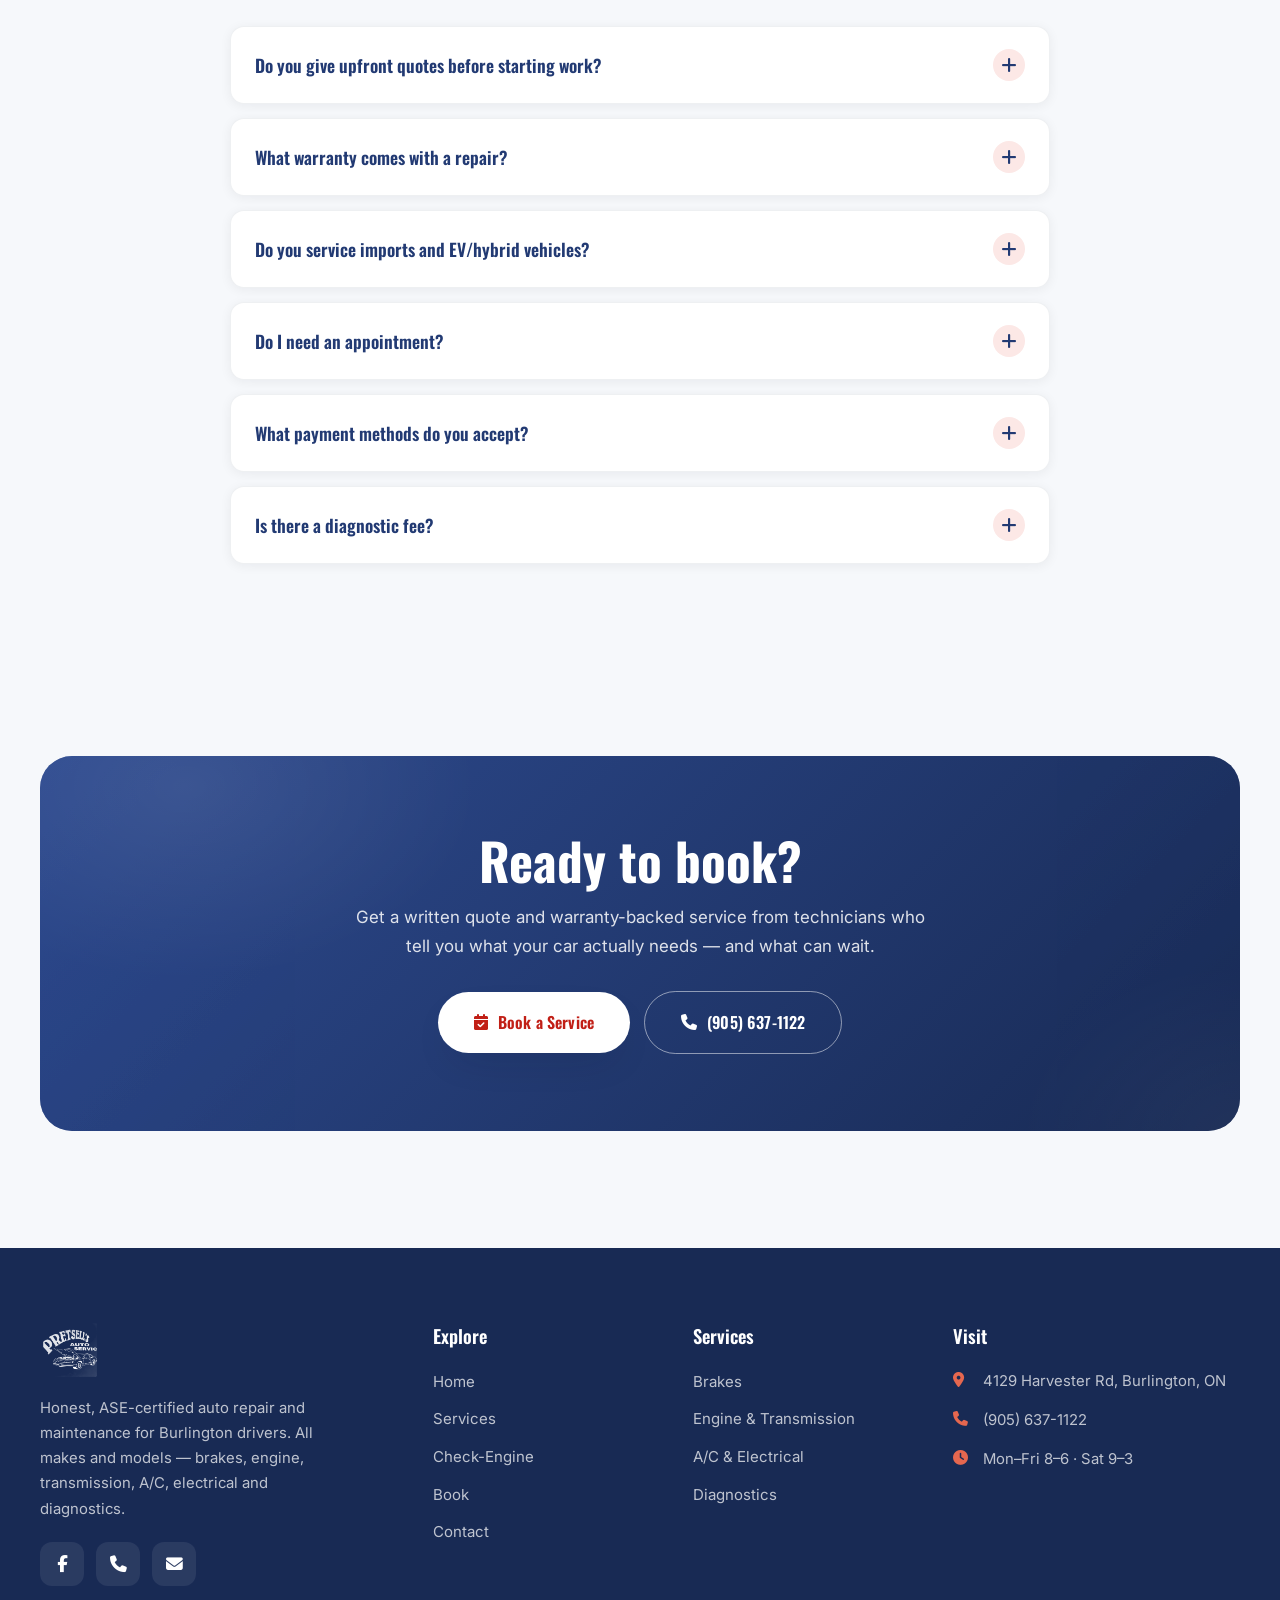
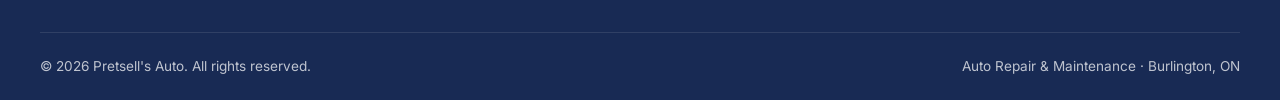
<file: services.html>
<!DOCTYPE html>
<html lang="en">
<head>
  <meta charset="UTF-8" />
  <meta name="viewport" content="width=device-width, initial-scale=1.0" />
  <title>Services &amp; Pricing | Pretsell's Auto — Burlington, ON</title>
  <meta name="description" content="Full auto-repair services &amp; honest pricing at Pretsell's Auto in Burlington, ON — brakes, engine &amp; transmission, A/C &amp; electrical, diagnostics, oil &amp; maintenance, tires &amp; alignment. Written quotes, 12-month warranty. Call (905) 637-1122." />
  <meta name="theme-color" content="#223A73" />
  <meta property="og:type" content="website" />
  <meta property="og:site_name" content="Pretsell's Auto" />
  <meta property="og:title" content="Services &amp; Pricing | Pretsell's Auto — Burlington, ON" />
  <meta property="og:description" content="Full auto-repair services grouped by system with honest, upfront pricing. Written quotes &amp; warranty-backed work — all makes &amp; models." />

  <link rel="icon" type="image/svg+xml" href="assets/favicon.svg" />
  <link rel="preconnect" href="https://fonts.googleapis.com" />
  <link rel="preconnect" href="https://fonts.gstatic.com" crossorigin />
  <link href="https://fonts.googleapis.com/css2?family=Oswald:wght@500;600;700&family=Inter:wght@400;500;600&display=swap" rel="stylesheet" />
  <link rel="stylesheet" href="https://cdnjs.cloudflare.com/ajax/libs/font-awesome/6.5.1/css/all.min.css" />
  <link rel="stylesheet" href="css/styles.css" />

  <script type="application/ld+json">
  {
    "@context": "https://schema.org",
    "@type": "AutoRepair",
    "name": "Pretsell's Auto",
    "description": "Honest, ASE-certified auto repair and maintenance in Burlington — brakes, engine, transmission, A/C, electrical, diagnostics, oil and tires. All makes & models, warranty-backed.",
    "priceRange": "$$",
    "telephone": "+1-905-637-1122",
    "email": "info@pretsellsauto.ca",
    "address": { "@type": "PostalAddress", "streetAddress": "4129 Harvester Rd", "addressLocality": "Burlington", "addressRegion": "ON", "postalCode": "L7L 5M3", "addressCountry": "CA" },
    "areaServed": "Burlington",
    "openingHours": ["Mo-Fr 08:00-18:00", "Sa 09:00-15:00"],
    "sameAs": ["https://www.facebook.com/PretsellsAutoService/"]
  }
  </script>
</head>
<body>

  <!-- ============ HEADER ============ -->
  <header class="site-header" id="header">
    <div class="container nav">
      <a href="index.html" class="brand" aria-label="Pretsell's Auto home">
        <img src="assets/logo-mark.png" alt="Pretsell's Auto" class="brand-logo" />
        <span class="brand-name"><b>Pretsell's Auto</b><small>Services · Burlington</small></span>
      </a>
      <nav class="nav-links" aria-label="Primary">
        <a href="index.html">Home</a>
        <a href="services.html" class="active">Services</a>
        <a href="diagnostics.html">Check-Engine</a>
        <a href="book.html">Book</a>
        <a href="contact.html">Contact</a>
      </nav>
      <div class="nav-actions">
        <a href="tel:+19056371122" class="nav-phone"><i class="fa-solid fa-phone"></i> (905) 637-1122</a>
        <a href="book.html#quote" class="btn btn--sm">Book a Service</a>
        <button class="menu-toggle" id="menuToggle" aria-label="Open menu"><i class="fa-solid fa-bars"></i></button>
      </div>
    </div>
  </header>

  <!-- ============ MOBILE DRAWER ============ -->
  <div class="scrim" id="scrim"></div>
  <aside class="mobile-drawer" id="drawer" aria-label="Mobile menu">
    <div class="drawer-head">
      <img src="assets/logo-mark.png" alt="Pretsell's Auto" style="height:44px" />
      <button class="drawer-close" id="drawerClose" aria-label="Close menu"><i class="fa-solid fa-xmark"></i></button>
    </div>
    <nav>
      <a href="index.html">Home <i class="fa-solid fa-chevron-right"></i></a>
      <a href="services.html" class="active">Services <i class="fa-solid fa-chevron-right"></i></a>
      <a href="diagnostics.html">Check-Engine Light <i class="fa-solid fa-chevron-right"></i></a>
      <a href="book.html">Book <i class="fa-solid fa-chevron-right"></i></a>
      <a href="contact.html">Contact <i class="fa-solid fa-chevron-right"></i></a>
    </nav>
    <div class="drawer-cta">
      <a href="book.html#quote" class="btn btn--block">Book a Service</a>
      <a href="tel:+19056371122" class="btn btn--navy btn--block"><i class="fa-solid fa-phone"></i> Call the Shop</a>
    </div>
    <div class="drawer-contact">
      <a href="tel:+19056371122"><i class="fa-solid fa-phone"></i> (905) 637-1122</a>
      <span><i class="fa-solid fa-location-dot"></i> 4129 Harvester Rd, Burlington, ON</span>
    </div>
  </aside>

  <!-- ============ PAGE HERO ============ -->
  <section class="page-hero">
    <div class="hero-bg" aria-hidden="true">
      <span class="ambient-blob b1"></span>
      <span class="ambient-blob b2"></span>
      <span class="ambient-blob b3"></span>
      <img class="ambient-gear g1" src="assets/gear.svg" alt="" />
      <img class="ambient-gear g2" src="assets/gear.svg" alt="" />
    </div>
    <div class="container" style="position:relative;z-index:1">
      <div class="breadcrumbs reveal"><a href="index.html">Home</a> <span>/</span> <span>Services</span></div>
      <h1 class="reveal d1">Our Services &amp; Pricing</h1>
      <p class="reveal d2">Everything we service, grouped by system — with honest starting prices. Every job gets a written quote before any work begins, and the prices below are guides that can vary by vehicle, parts and condition.</p>
    </div>
  </section>

  <!-- ============ PRICING BY SYSTEM ============ -->
  <section class="section section--tight">
    <div class="container">
      <div class="price-wrap">

        <!-- Brakes -->
        <div class="price-cat reveal">
          <h3><i class="fa-solid fa-car-burst"></i> Brakes</h3>
          <div class="price-row"><span class="nm">Brake pads<small>Per axle · parts &amp; labour</small></span><span class="dots"></span><span class="pr">From $180</span></div>
          <div class="price-row"><span class="nm">Rotors<small>Replace or resurface, per pair</small></span><span class="dots"></span><span class="pr">From $220</span></div>
          <div class="price-row"><span class="nm">Brake fluid flush<small>Full system bleed</small></span><span class="dots"></span><span class="pr">From $120</span></div>
          <div class="price-row"><span class="nm">Calipers<small>Replacement, each</small></span><span class="dots"></span><span class="pr">From $160</span></div>
          <div class="price-row"><span class="nm">Brake inspection<small>Free with any brake service</small></span><span class="dots"></span><span class="pr">From $0</span></div>
        </div>

        <!-- Engine & Transmission -->
        <div class="price-cat reveal d1">
          <h3><i class="fa-solid fa-gears"></i> Engine &amp; Transmission</h3>
          <div class="price-row"><span class="nm">Check-engine diagnosis<small>Scan, read codes &amp; assess</small></span><span class="dots"></span><span class="pr">From $110</span></div>
          <div class="price-row"><span class="nm">Timing &amp; drive belts<small>Inspect &amp; replace</small></span><span class="dots"></span><span class="pr">From $320</span></div>
          <div class="price-row"><span class="nm">Transmission fluid service<small>Drain, fill &amp; filter</small></span><span class="dots"></span><span class="pr">From $180</span></div>
          <div class="price-row"><span class="nm">Engine tune-up<small>Plugs, filters &amp; adjustments</small></span><span class="dots"></span><span class="pr">From $160</span></div>
          <div class="price-row"><span class="nm">Cooling system service<small>Coolant flush &amp; pressure test</small></span><span class="dots"></span><span class="pr">From $130</span></div>
        </div>

        <!-- A/C & Electrical -->
        <div class="price-cat reveal">
          <h3><i class="fa-solid fa-snowflake"></i> A/C &amp; Electrical</h3>
          <div class="price-row"><span class="nm">A/C recharge &amp; leak check<small>Evacuate, recharge &amp; test</small></span><span class="dots"></span><span class="pr">From $140</span></div>
          <div class="price-row"><span class="nm">Battery test / replace<small>Includes charging-system check</small></span><span class="dots"></span><span class="pr">From $180</span></div>
          <div class="price-row"><span class="nm">Alternator / starter<small>Replacement, parts &amp; labour</small></span><span class="dots"></span><span class="pr">From $260</span></div>
          <div class="price-row"><span class="nm">Electrical diagnosis<small>Lights, sensors &amp; wiring faults</small></span><span class="dots"></span><span class="pr">From $110</span></div>
        </div>

        <!-- Diagnostics & Inspections -->
        <div class="price-cat reveal d1">
          <h3><i class="fa-solid fa-gauge-high"></i> Diagnostics &amp; Inspections</h3>
          <div class="price-row"><span class="nm">Computer diagnostic<small>Full scan &amp; honest assessment</small></span><span class="dots"></span><span class="pr">From $110</span></div>
          <div class="price-row"><span class="nm">Safety Standards Certificate<small>Ontario safety inspection</small></span><span class="dots"></span><span class="pr">From $90</span></div>
          <div class="price-row"><span class="nm">Pre-purchase inspection<small>Buying used? Know before you buy</small></span><span class="dots"></span><span class="pr">From $120</span></div>
          <div class="price-row"><span class="nm">Warning-light diagnosis<small>ABS, airbag, TPMS &amp; more</small></span><span class="dots"></span><span class="pr">From $110</span></div>
        </div>

        <!-- Maintenance & Oil -->
        <div class="price-cat reveal">
          <h3><i class="fa-solid fa-oil-can"></i> Maintenance &amp; Oil</h3>
          <div class="price-row"><span class="nm">Oil &amp; filter change<small>Conventional / synthetic blend</small></span><span class="dots"></span><span class="pr">From $50</span></div>
          <div class="price-row"><span class="nm">Full synthetic oil change<small>Premium oil &amp; filter</small></span><span class="dots"></span><span class="pr">From $85</span></div>
          <div class="price-row"><span class="nm">Fluid top-ups &amp; filters<small>Air, cabin &amp; fuel filters</small></span><span class="dots"></span><span class="pr">From $40</span></div>
          <div class="price-row"><span class="nm">Scheduled maintenance<small>Manufacturer service intervals</small></span><span class="dots"></span><span class="pr">From $120</span></div>
        </div>

        <!-- Tires & Alignment -->
        <div class="price-cat reveal d1">
          <h3><i class="fa-solid fa-gauge"></i> Tires &amp; Alignment</h3>
          <div class="price-row"><span class="nm">Tire change / mount<small>Per tire, mount &amp; balance</small></span><span class="dots"></span><span class="pr">From $40</span></div>
          <div class="price-row"><span class="nm">Tire rotation<small>All four wheels</small></span><span class="dots"></span><span class="pr">From $40</span></div>
          <div class="price-row"><span class="nm">Wheel balancing<small>Per wheel</small></span><span class="dots"></span><span class="pr">From $25</span></div>
          <div class="price-row"><span class="nm">Wheel alignment<small>Two- or four-wheel</small></span><span class="dots"></span><span class="pr">From $110</span></div>
          <div class="price-row"><span class="nm">Seasonal tire swap<small>Winter / summer changeover</small></span><span class="dots"></span><span class="pr">From $60</span></div>
        </div>

      </div>
    </div>
  </section>

  <!-- ============ WARRANTY & FINANCING CALLOUT ============ -->
  <section class="section section--alt section--tight">
    <div class="container center">
      <span class="eyebrow eyebrow--center reveal">Peace Of Mind</span>
      <h2 class="section-title reveal d1">Backed by a <em>real warranty</em></h2>
      <p class="section-lead reveal d2">Fair pricing is only half of it. Here's how we protect you on every repair, big or small.</p>
    </div>
    <div class="container">
      <div class="hours-grid" style="margin-top:44px">
        <div class="hours-card reveal">
          <div class="story-features" style="margin-top:0">
            <div class="story-feature reveal"><span class="ic"><i class="fa-solid fa-shield-halved"></i></span><div><b>12-month / 20,000 km warranty</b><p>Parts &amp; labour on qualifying repairs — whichever comes first.</p></div></div>
            <div class="story-feature reveal d1"><span class="ic"><i class="fa-solid fa-hand-holding-dollar"></i></span><div><b>Financing available</b><p>Flexible payment options on larger repairs — just ask us for details.</p></div></div>
            <div class="story-feature reveal d2"><span class="ic"><i class="fa-solid fa-file-invoice-dollar"></i></span><div><b>Written quote before any work</b><p>You approve the price first. No surprise charges, ever.</p></div></div>
          </div>
        </div>
        <div class="hours-card reveal d1">
          <div class="story-features" style="margin-top:0">
            <div class="story-feature reveal"><span class="ic"><i class="fa-solid fa-certificate"></i></span><div><b>ASE-certified technicians</b><p>Skilled, licensed work on all makes &amp; models — import &amp; domestic.</p></div></div>
            <div class="story-feature reveal d1"><span class="ic"><i class="fa-solid fa-car"></i></span><div><b>All makes &amp; models</b><p>Cars, SUVs and light trucks — including EV/hybrid service.</p></div></div>
            <div class="story-feature reveal d2"><span class="ic"><i class="fa-solid fa-bolt"></i></span><div><b>Same-day on many services</b><p>Oil, brakes, batteries and tires are often finished the same day.</p></div></div>
          </div>
        </div>
      </div>
    </div>
  </section>

  <!-- ============ FAQ ============ -->
  <section class="section">
    <div class="container center">
      <span class="eyebrow eyebrow--center reveal">Good To Know</span>
      <h2 class="section-title reveal d1">Pricing &amp; trust <em>questions</em></h2>
      <p class="section-lead reveal d2">Straight answers on how we quote, warranty and charge — before you ever drop off your vehicle.</p>
    </div>
    <div class="container">
      <div class="faq reveal">
        <div class="faq-item">
          <button class="faq-q">Do you give upfront quotes before starting work? <span class="ic"><i class="fa-solid fa-plus"></i></span></button>
          <div class="faq-a"><p>Always. We inspect your vehicle, then give you a clear written quote covering parts and labour. Nothing gets done until you approve the price — no surprise charges when you pick up.</p></div>
        </div>
        <div class="faq-item">
          <button class="faq-q">What warranty comes with a repair? <span class="ic"><i class="fa-solid fa-plus"></i></span></button>
          <div class="faq-a"><p>Qualifying repairs are backed by our 12-month / 20,000 km parts &amp; labour warranty, whichever comes first. If something we covered isn't right, bring it back and we'll make it right.</p></div>
        </div>
        <div class="faq-item">
          <button class="faq-q">Do you service imports and EV/hybrid vehicles? <span class="ic"><i class="fa-solid fa-plus"></i></span></button>
          <div class="faq-a"><p>Yes — our ASE-certified technicians service all makes and models, import and domestic, including hybrid and EV maintenance. Not sure if we cover your vehicle? Give us a call and we'll confirm.</p></div>
        </div>
        <div class="faq-item">
          <button class="faq-q">Do I need an appointment? <span class="ic"><i class="fa-solid fa-plus"></i></span></button>
          <div class="faq-a"><p>An appointment helps us get you in and out faster, so we recommend booking online or by phone. That said, we'll always do our best for walk-ins — call ahead and we'll let you know the earliest slot.</p></div>
        </div>
        <div class="faq-item">
          <button class="faq-q">What payment methods do you accept? <span class="ic"><i class="fa-solid fa-plus"></i></span></button>
          <div class="faq-a"><p>We accept debit, all major credit cards and cash. Financing is available on larger repairs — just ask and we'll walk you through the options.</p></div>
        </div>
        <div class="faq-item">
          <button class="faq-q">Is there a diagnostic fee? <span class="ic"><i class="fa-solid fa-plus"></i></span></button>
          <div class="faq-a"><p>Computer and check-engine diagnostics start from $110, which covers the time to properly scan, test and pinpoint the issue. If you go ahead with the repair, we'll often put that fee toward the work.</p></div>
        </div>
      </div>
    </div>
  </section>

  <!-- ============ CTA ============ -->
  <section class="section section--tight">
    <div class="container">
      <div class="cta-band reveal-scale">
        <h2>Ready to book?</h2>
        <p>Get a written quote and warranty-backed service from technicians who tell you what your car actually needs — and what can wait.</p>
        <div class="hero-ctas">
          <a href="book.html#quote" class="btn btn--white btn--lg"><i class="fa-solid fa-calendar-check"></i> Book a Service</a>
          <a href="tel:+19056371122" class="btn btn--ghost btn--lg" style="border-color:rgba(255,255,255,0.5);color:#fff"><i class="fa-solid fa-phone"></i> (905) 637-1122</a>
        </div>
      </div>
    </div>
  </section>

  <!-- ============ FOOTER ============ -->
  <footer class="footer">
    <div class="container">
      <div class="footer-top">
        <div class="footer-brand">
          <img src="assets/logo-mark.png" alt="Pretsell's Auto" class="brand-logo-f" />
          <p>Honest, ASE-certified auto repair and maintenance for Burlington drivers. All makes and models — brakes, engine, transmission, A/C, electrical and diagnostics.</p>
          <div class="footer-social">
            <a href="https://www.facebook.com/PretsellsAutoService/" target="_blank" rel="noopener" aria-label="Facebook"><i class="fa-brands fa-facebook-f"></i></a>
            <a href="tel:+19056371122" aria-label="Phone"><i class="fa-solid fa-phone"></i></a>
            <a href="mailto:info@pretsellsauto.ca" aria-label="Email"><i class="fa-solid fa-envelope"></i></a>
          </div>
        </div>
        <div>
          <h4>Explore</h4>
          <div class="footer-links"><a href="index.html">Home</a><a href="services.html">Services</a><a href="diagnostics.html">Check-Engine</a><a href="book.html">Book</a><a href="contact.html">Contact</a></div>
        </div>
        <div>
          <h4>Services</h4>
          <div class="footer-links"><a href="services.html">Brakes</a><a href="services.html">Engine &amp; Transmission</a><a href="services.html">A/C &amp; Electrical</a><a href="services.html">Diagnostics</a></div>
        </div>
        <div>
          <h4>Visit</h4>
          <div class="footer-contact">
            <span><i class="fa-solid fa-location-dot"></i> 4129 Harvester Rd, Burlington, ON</span>
            <a href="tel:+19056371122"><i class="fa-solid fa-phone"></i> (905) 637-1122</a>
            <span><i class="fa-solid fa-clock"></i> Mon–Fri 8–6 · Sat 9–3</span>
          </div>
        </div>
      </div>
      <div class="footer-bottom">
        <span>© <span data-year>2026</span> Pretsell's Auto. All rights reserved.</span>
        <span>Auto Repair &amp; Maintenance · Burlington, ON</span>
      </div>
    </div>
  </footer>

  <!-- ============ LIGHTBOX ============ -->
  <div class="lightbox" id="lightbox" aria-hidden="true">
    <button class="lightbox-close" id="lbClose" aria-label="Close"><i class="fa-solid fa-xmark"></i></button>
    <button class="lightbox-nav prev" id="lbPrev" aria-label="Previous"><i class="fa-solid fa-chevron-left"></i></button>
    <button class="lightbox-nav next" id="lbNext" aria-label="Next"><i class="fa-solid fa-chevron-right"></i></button>
    <div><img id="lbImg" src="assets/photos/g1.jpg" alt="" /><div class="lightbox-cap" id="lbCap"></div></div>
  </div>

  <a href="book.html#quote" class="fab-cta" aria-label="Book a service"><i class="fa-solid fa-calendar-check"></i><span>Book a Service</span></a>
  <button class="to-top" id="toTop" aria-label="Back to top"><i class="fa-solid fa-arrow-up"></i></button>

  <script src="js/main.js"></script>
</body>
</html>
</file>
<file: css/styles.css>
/* ============================================================
   PRETSELL'S AUTO — Auto Repair & Maintenance (Burlington, ON)
   Navy (#223A73) + signal-red design system — all pages
   ============================================================ */

:root {
  --bg: #F6F8FB;
  --bg-2: #FFFFFF;
  --surface: #FFFFFF;
  --surface-2: #EDF1F6;
  --line: rgba(18,42,69,0.12);
  --line-2: rgba(18,42,69,0.07);

  --navy: #223A73;
  --navy-deep: #182A54;
  --navy-bright: #D92D20;   /* signal red — accents + primary CTA (auto-repair spec) */
  --navy-soft: #FCE8E6;
  --navy-grad: linear-gradient(135deg, #2d4a8f, #182A54);   /* navy — dark bands/buttons */

  --accent: #D97706; /* amber for star ratings */
  --steel: #5C6B7A;  /* steel gray — secondary */

  --white: #FFFFFF;
  --ink: #0F1B2A;
  --ink-soft: #5C6B7A;

  --shadow-sm: 0 2px 12px rgba(15,23,42,0.06);
  --shadow-md: 0 16px 40px -18px rgba(15,23,42,0.22);
  --shadow-lg: 0 34px 72px -30px rgba(15,23,42,0.30);
  --shadow-navy: 0 16px 32px -12px rgba(15,23,42,0.4);

  --r-sm: 8px;
  --r-md: 14px;
  --r-lg: 22px;
  --r-xl: 32px;

  --font-display: "Poppins", system-ui, sans-serif;
  --font-body: "Inter", system-ui, -apple-system, sans-serif;

  --container: 1200px;
  --ease: cubic-bezier(0.22, 1, 0.36, 1);
}

*, *::before, *::after { box-sizing: border-box; margin: 0; padding: 0; }
html { scroll-behavior: smooth; -webkit-text-size-adjust: 100%; scroll-padding-top: 100px; }
body { font-family: var(--font-body); color: var(--ink); background: var(--bg); line-height: 1.7; overflow-x: hidden; -webkit-font-smoothing: antialiased; }
img, svg { display: block; max-width: 100%; }
a { color: inherit; text-decoration: none; }
button { font-family: inherit; cursor: pointer; border: none; background: none; }
ul { list-style: none; }
input, textarea, select, button { font-family: inherit; font-size: 1rem; color: inherit; }
::selection { background: var(--navy); color: #fff; }

body::before {
  content: ""; position: fixed; inset: 0; z-index: -2;
  background:
    radial-gradient(900px 620px at 90% -10%, rgba(34,58,115,0.10), transparent 55%),
    radial-gradient(720px 500px at 0% 2%, rgba(15,23,42,0.05), transparent 55%),
    var(--bg);
}

/* Layout */
.container { width: min(100% - 44px, var(--container)); margin-inline: auto; }
.section { padding: clamp(72px, 9vw, 132px) 0; position: relative; }
.section--tight { padding: clamp(50px, 6vw, 88px) 0; }
.section--alt { background: var(--bg-2); }
.center { text-align: center; }

/* Type helpers */
.eyebrow { display: inline-flex; align-items: center; gap: 10px; font-size: 0.76rem; font-weight: 600; letter-spacing: 0.24em; text-transform: uppercase; color: var(--navy-bright); }
.eyebrow::before { content: ""; width: 26px; height: 2px; background: var(--navy-bright); }
.eyebrow--center { justify-content: center; }
.eyebrow--center::after { content: ""; width: 26px; height: 2px; background: var(--navy-bright); }
.section-title { font-family: var(--font-display); font-weight: 600; letter-spacing: -0.01em; color: var(--navy); font-size: clamp(2.1rem, 4.6vw, 3.4rem); line-height: 1.1; margin: 14px 0 0; }
.section-title em { font-style: normal; color: var(--navy-bright); }
.section-lead { max-width: 62ch; margin-top: 16px; color: var(--ink-soft); font-size: 1.06rem; }
.center .section-lead { margin-inline: auto; }
.text-accent { color: var(--navy-bright); }

/* Buttons */
.btn { --bg: var(--navy); --fg: #fff; position: relative; display: inline-flex; align-items: center; justify-content: center; gap: 10px; padding: 15px 30px; border-radius: 100px; font-family: var(--font-display); font-weight: 600; font-size: 0.94rem; letter-spacing: 0.01em; background: var(--bg); color: var(--fg); box-shadow: var(--shadow-navy); transition: transform 0.35s var(--ease), box-shadow 0.35s var(--ease), background 0.3s; overflow: hidden; isolation: isolate; }
.btn::after { content: ""; position: absolute; inset: 0; z-index: -1; background: linear-gradient(120deg, transparent 30%, rgba(255,255,255,0.25) 50%, transparent 70%); transform: translateX(-120%); transition: transform 0.6s var(--ease); }
.btn:hover { transform: translateY(-3px); box-shadow: 0 24px 40px -14px rgba(15,23,42,0.5); }
.btn:hover::after { transform: translateX(120%); }
.btn--ghost { --bg: transparent; --fg: var(--navy); box-shadow: none; border: 1.5px solid var(--line); }
.btn--ghost:hover { background: var(--navy-soft); border-color: var(--navy); }
.btn--white { --bg: #fff; --fg: var(--navy); box-shadow: var(--shadow-md); }
.btn--lg { padding: 17px 36px; font-size: 1rem; }
.btn--sm { padding: 10px 20px; font-size: 0.86rem; box-shadow: none; }
.btn--block { width: 100%; }
.link-arrow { display: inline-flex; align-items: center; gap: 8px; font-weight: 600; color: var(--navy-bright); }
.link-arrow i { transition: transform 0.3s var(--ease); }
.link-arrow:hover i { transform: translateX(5px); }

/* ============ HEADER ============ */
.site-header { position: fixed; top: 0; left: 0; right: 0; z-index: 100; transition: transform 0.4s var(--ease), background 0.4s, box-shadow 0.4s, backdrop-filter 0.4s; }
.site-header.scrolled { background: rgba(255,255,255,0.85); backdrop-filter: blur(16px) saturate(1.3); box-shadow: 0 6px 26px -18px rgba(15,23,42,0.4); border-bottom: 1px solid var(--line-2); }
.site-header.hidden { transform: translateY(-100%); }
.nav { display: flex; align-items: center; justify-content: space-between; gap: 20px; padding: 13px 0; }
.brand { display: flex; align-items: center; gap: 13px; }
.brand-logo { height: 46px; width: auto; border-radius: 6px; transition: transform 0.4s var(--ease); box-shadow: var(--shadow-sm); }
.brand:hover .brand-logo { transform: scale(1.05); }
.brand-name { display: flex; flex-direction: column; line-height: 1.05; }
.brand-name b { font-family: var(--font-display); font-weight: 600; font-size: 1.16rem; color: var(--navy); letter-spacing: -0.01em; }
.brand-name small { font-size: 0.62rem; font-weight: 600; letter-spacing: 0.22em; text-transform: uppercase; color: var(--ink-soft); margin-top: 3px; }

.nav-links { display: flex; align-items: center; gap: 2px; }
.nav-links a { position: relative; padding: 9px 16px; border-radius: 100px; font-weight: 500; color: var(--ink); font-size: 0.94rem; transition: color 0.25s; }
.nav-links a::after { content: ""; position: absolute; left: 16px; right: 16px; bottom: 5px; height: 2px; background: var(--navy-bright); transform: scaleX(0); transform-origin: left; transition: transform 0.3s var(--ease); }
.nav-links a:hover { color: var(--navy-bright); } .nav-links a:hover::after, .nav-links a.active::after { transform: scaleX(1); }
.nav-links a.active { color: var(--navy-bright); font-weight: 600; }
.nav-actions { display: flex; align-items: center; gap: 12px; }
.nav-phone { display: inline-flex; align-items: center; gap: 8px; font-weight: 600; color: var(--ink); font-size: 0.94rem; }
.nav-phone i { color: var(--navy-bright); }
.nav-phone:hover { color: var(--navy-bright); }
.menu-toggle { display: none; width: 46px; height: 46px; border-radius: 10px; background: var(--navy); color: #fff; font-size: 1.15rem; align-items: center; justify-content: center; box-shadow: var(--shadow-navy); }

.mobile-drawer { position: fixed; inset: 0 0 0 auto; width: min(86vw, 360px); z-index: 200; background: var(--surface); transform: translateX(100%); transition: transform 0.5s var(--ease); padding: 26px; display: flex; flex-direction: column; gap: 8px; box-shadow: -30px 0 60px -30px rgba(15,23,42,0.4); overflow-y: auto; }
.mobile-drawer.open { transform: translateX(0); }
.drawer-head { display: flex; align-items: center; justify-content: space-between; margin-bottom: 18px; }
.drawer-close { width: 44px; height: 44px; border-radius: 10px; background: var(--surface-2); color: var(--ink); font-size: 1.2rem; }
.mobile-drawer nav a { display: flex; align-items: center; justify-content: space-between; padding: 15px 16px; border-radius: 10px; font-size: 1.15rem; font-weight: 500; font-family: var(--font-display); border-bottom: 1px solid var(--line-2); color: var(--ink); }
.mobile-drawer nav a:hover, .mobile-drawer nav a.active { background: var(--navy-soft); color: var(--navy); }
.drawer-cta { margin-top: 20px; display: flex; flex-direction: column; gap: 12px; }
.drawer-contact { margin-top: 18px; font-size: 0.92rem; color: var(--ink-soft); display: grid; gap: 10px; }
.drawer-contact a { display: inline-flex; align-items: center; gap: 10px; }
.drawer-contact i { color: var(--navy-bright); width: 18px; }
.scrim { position: fixed; inset: 0; z-index: 150; background: rgba(15,23,42,0.4); opacity: 0; visibility: hidden; transition: opacity 0.4s, visibility 0.4s; backdrop-filter: blur(2px); }
.scrim.show { opacity: 1; visibility: visible; }

/* ============ HERO ============ */
.hero { position: relative; padding: clamp(130px, 16vw, 186px) 0 clamp(60px, 8vw, 96px); overflow: hidden; }
.hero-grid { display: grid; grid-template-columns: 1.08fr 0.92fr; gap: 46px; align-items: center; }
.hero-badge { display: inline-flex; align-items: center; gap: 10px; padding: 8px 16px; background: var(--surface); border: 1px solid var(--line); border-radius: 100px; font-size: 0.78rem; font-weight: 600; letter-spacing: 0.06em; color: var(--navy); box-shadow: var(--shadow-sm); }
.hero-badge .dot { width: 8px; height: 8px; border-radius: 50%; background: var(--navy-bright); box-shadow: 0 0 0 4px rgba(217,45,32,0.18); animation: pulse 2s infinite; }
@keyframes pulse { 0%,100% { box-shadow: 0 0 0 4px rgba(217,45,32,0.2); } 50% { box-shadow: 0 0 0 8px rgba(217,45,32,0); } }
.hero-title { font-family: var(--font-display); font-weight: 700; color: var(--navy); font-size: clamp(2.8rem, 6.4vw, 5rem); line-height: 1.02; letter-spacing: -0.02em; margin: 22px 0 0; }
.hero-title em { font-style: normal; color: var(--navy-bright); }
.hero-sub { margin-top: 22px; max-width: 52ch; font-size: 1.12rem; color: var(--ink-soft); }
.hero-ctas { margin-top: 32px; display: flex; flex-wrap: wrap; gap: 14px; align-items: center; }
.hero-meta { margin-top: 36px; display: flex; gap: 30px; flex-wrap: wrap; align-items: center; }
.hero-meta .m b { font-family: var(--font-display); font-size: 2rem; color: var(--navy); line-height: 1; display: block; font-weight: 700; }
.hero-meta .m span { font-size: 0.82rem; color: var(--ink-soft); margin-top: 4px; display: block; }
.hero-meta .divider { width: 1px; height: 40px; background: var(--line); }

.hero-visual { position: relative; display: grid; place-items: center; min-height: 460px; }
.hero-visual::before { content: ""; position: absolute; width: 74%; height: 74%; border-radius: 50%; background: radial-gradient(circle, rgba(34,58,115,0.16), transparent 66%); filter: blur(50px); }
.hero-photo-wrap { position: relative; width: min(420px, 100%); }
.hero-photo { position: relative; border-radius: 22px; overflow: hidden; border: 6px solid #fff; box-shadow: var(--shadow-lg); aspect-ratio: 4 / 5; }
.hero-photo img { width: 100%; height: 100%; object-fit: cover; }
.hero-tag { position: absolute; z-index: 3; display: flex; align-items: center; gap: 11px; background: #fff; border: 1px solid var(--line); padding: 12px 16px; border-radius: 14px; box-shadow: var(--shadow-md); font-size: 0.85rem; }
.hero-tag i { color: var(--navy-bright); font-size: 1.05rem; }
.hero-tag .stars { color: var(--accent); letter-spacing: 1px; }
.hero-tag b { color: var(--navy); font-weight: 600; display: block; }
.hero-tag small { color: var(--ink-soft); font-size: 0.74rem; }
.hero-tag.t1 { top: 22px; right: -20px; }
.hero-tag.t2 { bottom: 24px; left: -20px; }

/* ============ MARQUEE ============ */
.marquee { background: var(--navy); color: #fff; overflow: hidden; }
.marquee-track { display: flex; width: max-content; animation: marquee 32s linear infinite; }
.marquee:hover .marquee-track { animation-play-state: paused; }
.marquee-item { display: inline-flex; align-items: center; gap: 16px; padding: 15px 32px; font-family: var(--font-display); font-weight: 500; font-size: 1.1rem; white-space: nowrap; }
.marquee-item i { font-size: 0.5rem; color: var(--accent); }
@keyframes marquee { to { transform: translateX(-50%); } }

/* ============ FEATURE / SERVICE CARDS ============ */
.feat-grid { display: grid; grid-template-columns: repeat(3, 1fr); gap: 22px; margin-top: 54px; }
.feat-card { background: var(--surface); border: 1px solid var(--line-2); border-radius: var(--r-lg); padding: 34px 26px; box-shadow: var(--shadow-sm); transition: transform 0.4s var(--ease), box-shadow 0.4s; }
.feat-card:hover { transform: translateY(-8px); box-shadow: var(--shadow-md); }
.feat-card .ic { width: 58px; height: 58px; border-radius: 14px; display: grid; place-items: center; font-size: 1.4rem; background: var(--navy-soft); color: var(--navy); margin-bottom: 18px; }
.feat-card h3 { font-family: var(--font-display); font-size: 1.3rem; font-weight: 600; color: var(--navy); }
.feat-card p { color: var(--ink-soft); font-size: 0.93rem; margin-top: 8px; }
.feat-card .from { display: inline-block; margin-top: 14px; font-family: var(--font-display); color: var(--navy-bright); font-weight: 600; }

/* ============ STEPS ============ */
.steps { display: grid; grid-template-columns: repeat(3, 1fr); gap: 22px; margin-top: 54px; }
.step { background: var(--surface); border-radius: var(--r-md); padding: 34px 28px; border: 1px solid var(--line-2); box-shadow: var(--shadow-sm); position: relative; transition: transform 0.4s var(--ease), box-shadow 0.4s; }
.step:hover { transform: translateY(-6px); box-shadow: var(--shadow-md); }
.step-num { width: 52px; height: 52px; border-radius: 14px; display: grid; place-items: center; font-family: var(--font-display); font-size: 1.5rem; font-weight: 700; background: var(--navy-grad); color: #fff; margin-bottom: 18px; box-shadow: var(--shadow-navy); }
.step h3 { font-family: var(--font-display); font-size: 1.3rem; font-weight: 600; color: var(--navy); }
.step p { color: var(--ink-soft); font-size: 0.95rem; margin-top: 8px; }

/* ============ STORY / ABOUT ============ */
.story-grid { display: grid; grid-template-columns: 1.05fr 0.95fr; gap: 56px; align-items: center; }
.story-media { position: relative; width: min(440px, 100%); margin-inline: auto; border-radius: 18px; overflow: hidden; border: 6px solid #fff; box-shadow: var(--shadow-lg); aspect-ratio: 4 / 5; }
.story-media img { width: 100%; height: 100%; object-fit: cover; }
.story-quote { font-family: var(--font-display); font-weight: 500; font-size: 1.5rem; line-height: 1.35; color: var(--navy); margin: 20px 0; padding-left: 20px; border-left: 3px solid var(--navy-bright); }
.story-features { display: grid; gap: 16px; margin-top: 24px; }
.story-feature { display: flex; gap: 14px; align-items: flex-start; }
.story-feature .ic { flex: 0 0 auto; width: 46px; height: 46px; border-radius: 12px; display: grid; place-items: center; background: var(--navy-soft); color: var(--navy); font-size: 1.1rem; }
.story-feature b { font-weight: 600; color: var(--navy); }
.story-feature p { color: var(--ink-soft); font-size: 0.93rem; }

/* ============ STATS ============ */
.stats { display: grid; grid-template-columns: repeat(4, 1fr); gap: 20px; }
.stat { text-align: center; padding: 20px; border-left: 1px solid var(--line-2); }
.stat:first-child { border-left: none; }
.stat b { font-family: var(--font-display); font-weight: 700; display: block; font-size: clamp(2.4rem, 5vw, 3.4rem); line-height: 1; color: var(--navy); }
.stat span { color: var(--ink-soft); margin-top: 8px; display: block; font-size: 0.9rem; }

/* ============ GALLERY ============ */
.gallery { display: grid; grid-template-columns: repeat(3, 1fr); gap: 16px; margin-top: 46px; }
.gal-item { position: relative; aspect-ratio: 4 / 5; border-radius: var(--r-md); overflow: hidden; cursor: pointer; background: var(--surface-2); box-shadow: var(--shadow-sm); }
.gal-item img { width: 100%; height: 100%; object-fit: cover; transition: transform 0.6s var(--ease); }
.gal-item::after { content: "\f00e"; font-family: "Font Awesome 6 Free"; font-weight: 900; position: absolute; inset: 0; display: grid; place-items: center; color: #fff; background: linear-gradient(160deg, rgba(15,23,42,0), rgba(15,23,42,0.6)); opacity: 0; transition: opacity 0.4s; font-size: 1.3rem; }
.gal-item:hover::after { opacity: 1; } .gal-item:hover img { transform: scale(1.07); }
.gal-cap { position: absolute; left: 14px; bottom: 12px; z-index: 2; color: #fff; font-weight: 500; font-size: 0.85rem; opacity: 0; transform: translateY(8px); transition: opacity 0.4s, transform 0.4s; text-shadow: 0 2px 8px rgba(0,0,0,0.6); }
.gal-item:hover .gal-cap { opacity: 1; transform: translateY(0); }
.lightbox { position: fixed; inset: 0; z-index: 300; background: rgba(15,23,42,0.9); display: grid; place-items: center; padding: 30px; opacity: 0; visibility: hidden; transition: opacity 0.35s, visibility 0.35s; backdrop-filter: blur(6px); }
.lightbox.show { opacity: 1; visibility: visible; }
.lightbox img { max-width: min(84vw, 460px); max-height: 80vh; border-radius: 8px; animation: popIn 0.4s var(--ease); border: 4px solid #fff; }
.lightbox-cap { color: #fff; font-family: var(--font-display); font-size: 1.2rem; margin-top: 18px; text-align: center; }
.lightbox-close { position: absolute; top: 24px; right: 26px; width: 50px; height: 50px; border-radius: 50%; background: rgba(255,255,255,0.15); color: #fff; font-size: 1.3rem; }
.lightbox-nav { position: absolute; top: 50%; transform: translateY(-50%); width: 54px; height: 54px; border-radius: 50%; background: rgba(255,255,255,0.15); color: #fff; font-size: 1.3rem; display: grid; place-items: center; }
.lightbox-nav.prev { left: 20px; } .lightbox-nav.next { right: 20px; }
@keyframes popIn { from { transform: scale(0.9); opacity: 0; } to { transform: scale(1); opacity: 1; } }

/* ============ PRICE LIST ============ */
.price-wrap { display: grid; grid-template-columns: 1fr 1fr; gap: 20px 56px; margin-top: 46px; }
.price-cat { background: var(--surface); border: 1px solid var(--line-2); border-radius: var(--r-lg); padding: 30px; box-shadow: var(--shadow-sm); }
.price-cat h3 { font-family: var(--font-display); font-size: 1.35rem; font-weight: 600; color: var(--navy); display: flex; align-items: center; gap: 12px; margin-bottom: 8px; }
.price-cat h3 i { color: var(--navy-bright); font-size: 1rem; }
.price-row { display: flex; align-items: baseline; gap: 10px; padding: 15px 0; border-bottom: 1px solid var(--line-2); }
.price-row:last-child { border-bottom: none; }
.price-row .nm { color: var(--ink); font-weight: 500; }
.price-row .nm small { display: block; color: var(--ink-soft); font-weight: 400; font-size: 0.82rem; margin-top: 2px; }
.price-row .dots { flex: 1; border-bottom: 1px dotted rgba(15,23,42,0.25); transform: translateY(-4px); }
.price-row .pr { font-family: var(--font-display); color: var(--navy-bright); font-weight: 600; font-size: 1.2rem; white-space: nowrap; }

/* ============ TESTIMONIALS ============ */
.testimonials { position: relative; }
.tst-viewport { overflow: hidden; margin-top: 44px; }
.tst-track { display: flex; transition: transform 0.6s var(--ease); }
.tst-slide { flex: 0 0 100%; padding: 6px; }
.tst-card { background: var(--surface); border-radius: var(--r-lg); padding: clamp(32px, 4vw, 54px); border: 1px solid var(--line-2); box-shadow: var(--shadow-md); text-align: center; max-width: 780px; margin-inline: auto; }
.tst-stars { color: var(--accent); font-size: 0.95rem; letter-spacing: 3px; margin-bottom: 16px; }
.tst-text { font-family: var(--font-display); font-weight: 500; font-size: clamp(1.2rem, 2.4vw, 1.6rem); line-height: 1.45; color: var(--navy); }
.tst-author { margin-top: 24px; display: flex; align-items: center; justify-content: center; gap: 14px; }
.tst-avatar { width: 54px; height: 54px; border-radius: 50%; display: grid; place-items: center; font-family: var(--font-display); font-weight: 600; color: #fff; background: var(--navy-grad); }
.tst-author .who { text-align: left; }
.tst-author b { font-weight: 600; color: var(--navy); }
.tst-author span { display: block; font-size: 0.84rem; color: var(--ink-soft); }
.tst-controls { display: flex; align-items: center; justify-content: center; gap: 18px; margin-top: 28px; }
.tst-arrow { width: 50px; height: 50px; border-radius: 50%; background: var(--surface); color: var(--navy); display: grid; place-items: center; box-shadow: var(--shadow-sm); border: 1px solid var(--line); transition: background 0.25s, transform 0.25s, color 0.25s; }
.tst-arrow:hover { background: var(--navy); color: #fff; transform: scale(1.08); }
.tst-dots { display: flex; gap: 9px; }
.tst-dot { width: 9px; height: 9px; border-radius: 50%; background: var(--line); transition: all 0.3s; }
.tst-dot.active { background: var(--navy-bright); width: 26px; border-radius: 6px; }

/* ============ HOURS / LOCATION ============ */
.hours-grid { display: grid; grid-template-columns: 1fr 1fr; gap: 26px; margin-top: 46px; }
.hours-card { background: var(--surface); border: 1px solid var(--line-2); border-radius: var(--r-lg); padding: 36px; box-shadow: var(--shadow-sm); }
.hours-card h3 { font-family: var(--font-display); font-size: 1.4rem; font-weight: 600; color: var(--navy); display: flex; align-items: center; gap: 12px; margin-bottom: 20px; }
.hours-card h3 i { color: var(--navy-bright); }
.hours-row { display: flex; justify-content: space-between; padding: 12px 0; border-bottom: 1px solid var(--line-2); }
.hours-row:last-child { border-bottom: none; }
.hours-row .d { color: var(--ink); font-weight: 500; }
.hours-row .h { color: var(--ink-soft); }
.hours-row .closed { color: #94A3B8; }
.info-list { display: grid; gap: 18px; }
.info-row { display: flex; gap: 14px; align-items: flex-start; }
.info-row .ic { flex: 0 0 auto; width: 44px; height: 44px; border-radius: 12px; display: grid; place-items: center; background: var(--navy-soft); color: var(--navy); }
.info-row b { color: var(--navy); display: block; font-weight: 600; }
.info-row a, .info-row span { color: var(--ink-soft); }
.info-row a:hover { color: var(--navy-bright); }

/* ============ CTA ============ */
.cta-band { background: var(--navy-grad); border-radius: var(--r-xl); padding: clamp(46px, 6vw, 78px); position: relative; overflow: hidden; text-align: center; }
.cta-band::before { content: ""; position: absolute; inset: 0; opacity: 0.5; background: radial-gradient(500px 320px at 12% 8%, rgba(255,255,255,0.16), transparent 60%), radial-gradient(420px 300px at 100% 100%, rgba(255,255,255,0.08), transparent 55%); }
.cta-band > * { position: relative; }
.cta-band h2 { font-family: var(--font-display); font-size: clamp(2.1rem, 4.4vw, 3.2rem); font-weight: 700; line-height: 1.06; color: #fff; }
.cta-band h2 em { font-style: normal; color: #fff; opacity: 0.75; }
.cta-band p { max-width: 54ch; margin: 16px auto 0; color: rgba(255,255,255,0.85); font-size: 1.06rem; }
.cta-band .hero-ctas { justify-content: center; margin-top: 30px; }

/* ============ FOOTER ============ */
.footer { background: var(--navy-deep); color: rgba(255,255,255,0.72); padding-top: 72px; margin-top: 40px; }
.footer-top { display: grid; grid-template-columns: 1.6fr 1fr 1fr 1.3fr; gap: 40px; padding-bottom: 46px; border-bottom: 1px solid rgba(255,255,255,0.1); }
.footer h4 { color: #fff; font-family: var(--font-display); font-size: 1.15rem; margin-bottom: 18px; font-weight: 600; }
.footer-brand .brand-logo-f { height: 64px; border-radius: 8px; }
.footer-brand p { margin-top: 16px; max-width: 34ch; font-size: 0.93rem; }
.footer-links { display: grid; gap: 12px; }
.footer-links a { font-size: 0.94rem; transition: color 0.25s, padding-left 0.25s; }
.footer-links a:hover { color: #fff; padding-left: 5px; }
.footer-contact { display: grid; gap: 14px; font-size: 0.93rem; }
.footer-contact a, .footer-contact span { display: flex; gap: 12px; align-items: flex-start; }
.footer-contact i { color: #E5674F; width: 18px; margin-top: 4px; }
.footer-social { display: flex; gap: 12px; margin-top: 20px; }
.footer-social a { width: 44px; height: 44px; border-radius: 12px; background: rgba(255,255,255,0.08); display: grid; place-items: center; color: #fff; font-size: 1.05rem; transition: background 0.3s, transform 0.3s; }
.footer-social a:hover { background: var(--navy-bright); transform: translateY(-4px); }
.footer-bottom { display: flex; align-items: center; justify-content: space-between; gap: 16px; padding: 22px 0; flex-wrap: wrap; font-size: 0.85rem; }
.footer-bottom a:hover { color: #fff; }

/* ============ FLOATING / TOAST ============ */
.fab-cta { position: fixed; bottom: 26px; right: 24px; z-index: 90; display: inline-flex; align-items: center; gap: 10px; padding: 14px 22px; border-radius: 100px; background: var(--navy); color: #fff; font-family: var(--font-display); font-weight: 600; font-size: 0.9rem; box-shadow: var(--shadow-navy); transition: transform 0.3s var(--ease), box-shadow 0.3s; }
.fab-cta i { font-size: 1.02rem; }
.fab-cta:hover { transform: translateY(-3px); box-shadow: 0 22px 40px -14px rgba(15,23,42,0.55); }
@media (max-width: 560px) { .fab-cta span { display: none; } .fab-cta { padding: 16px; } }
.to-top { position: fixed; bottom: 26px; left: 24px; z-index: 90; width: 50px; height: 50px; border-radius: 50%; background: #fff; border: 1px solid var(--line); color: var(--navy); display: grid; place-items: center; font-size: 1.05rem; box-shadow: var(--shadow-sm); opacity: 0; visibility: hidden; transform: translateY(14px); transition: opacity 0.35s, transform 0.35s, visibility 0.35s; }
.to-top.show { opacity: 1; visibility: visible; transform: translateY(0); }
.toast-wrap { position: fixed; bottom: 26px; left: 50%; transform: translateX(-50%); z-index: 400; display: grid; gap: 10px; width: min(92vw, 400px); }
.toast { background: var(--navy); color: #fff; padding: 15px 18px; border-radius: 12px; display: flex; align-items: center; gap: 12px; box-shadow: var(--shadow-lg); transform: translateY(20px); opacity: 0; transition: transform 0.4s var(--ease), opacity 0.4s; border-left: 3px solid #E5674F; }
.toast.show { transform: translateY(0); opacity: 1; }
.toast i { color: #E5674F; font-size: 1.15rem; }

/* ============ PAGE HERO ============ */
.page-hero { padding: clamp(140px, 15vw, 190px) 0 clamp(40px, 5vw, 64px); text-align: center; position: relative; overflow: hidden; }
.page-hero h1 { font-family: var(--font-display); font-weight: 700; color: var(--navy); font-size: clamp(2.6rem, 6vw, 4.4rem); line-height: 1.04; letter-spacing: -0.02em; margin-top: 14px; }
.page-hero p { max-width: 60ch; margin: 18px auto 0; color: var(--ink-soft); font-size: 1.1rem; }
.breadcrumbs { display: inline-flex; gap: 8px; font-size: 0.82rem; color: var(--ink-soft); }
.breadcrumbs a:hover { color: var(--navy-bright); }

/* ============ BOOKING FORM ============ */
.quote-wrap { display: grid; grid-template-columns: 1fr 1.2fr; gap: 40px; align-items: stretch; }
.quote-side { background: var(--navy-grad); border-radius: var(--r-lg); padding: clamp(30px, 4vw, 46px); position: relative; overflow: hidden; display: flex; flex-direction: column; color: #fff; }
.quote-side::after { content: ""; position: absolute; inset: 0; background: radial-gradient(400px 300px at 100% 0%, rgba(255,255,255,0.14), transparent 60%); }
.quote-side > * { position: relative; }
.quote-side h2 { font-family: var(--font-display); font-size: clamp(1.9rem, 3vw, 2.5rem); font-weight: 700; line-height: 1.1; color: #fff; }
.quote-side p { margin-top: 14px; color: rgba(255,255,255,0.85); }
.quote-benefits { display: grid; gap: 16px; margin-top: 28px; }
.quote-benefit { display: flex; gap: 14px; align-items: flex-start; }
.quote-benefit i { width: 40px; height: 40px; border-radius: 10px; background: rgba(255,255,255,0.12); display: grid; place-items: center; color: #fff; flex: 0 0 auto; }
.quote-benefit b { display: block; color: #fff; font-weight: 600; }
.quote-benefit span { font-size: 0.9rem; color: rgba(255,255,255,0.8); }
.quote-live { margin-top: auto; padding-top: 26px; }
.quote-live-card { background: rgba(255,255,255,0.12); border: 1px solid rgba(255,255,255,0.2); border-radius: var(--r-md); padding: 22px; }
.quote-live-card .label { font-size: 0.76rem; letter-spacing: 0.14em; text-transform: uppercase; color: rgba(255,255,255,0.8); }
.quote-live-card .est { font-family: var(--font-display); font-size: 2.6rem; font-weight: 700; line-height: 1; margin: 8px 0 4px; color: #fff; }
.quote-live-card small { color: rgba(255,255,255,0.8); font-size: 0.84rem; }
.quote-form { background: var(--surface); border-radius: var(--r-lg); border: 1px solid var(--line-2); box-shadow: var(--shadow-md); padding: clamp(26px, 3.5vw, 40px); }
.stepper { display: flex; align-items: center; gap: 8px; margin-bottom: 28px; }
.stepper .st { display: flex; align-items: center; gap: 8px; flex: 1; }
.stepper .st .n { width: 32px; height: 32px; border-radius: 50%; display: grid; place-items: center; font-family: var(--font-display); font-weight: 700; font-size: 0.9rem; background: var(--surface-2); color: var(--ink-soft); flex: 0 0 auto; transition: all 0.35s; }
.stepper .st .t { font-size: 0.82rem; font-weight: 600; color: var(--ink-soft); }
.stepper .st .bar { flex: 1; height: 2px; border-radius: 2px; background: var(--line); }
.stepper .st.active .n, .stepper .st.done .n { background: var(--navy); color: #fff; }
.stepper .st.active .t, .stepper .st.done .t { color: var(--navy); }
.stepper .st.done .bar { background: var(--navy); }
.fstep { display: none; animation: fade 0.4s var(--ease); }
.fstep.active { display: block; }
@keyframes fade { from { opacity: 0; transform: translateY(10px); } to { opacity: 1; transform: translateY(0); } }
.field { margin-bottom: 18px; }
.field label { display: block; font-weight: 500; font-size: 0.92rem; margin-bottom: 8px; color: var(--ink); }
.field label .req { color: var(--navy-bright); }
.field input, .field textarea, .field select { width: 100%; padding: 13px 15px; border-radius: 10px; border: 1.5px solid var(--line); background: #fff; color: var(--ink); transition: border 0.25s, box-shadow 0.25s; }
.field input::placeholder, .field textarea::placeholder { color: #94A3B8; }
.field input:focus, .field textarea:focus, .field select:focus { outline: none; border-color: var(--navy-bright); box-shadow: 0 0 0 4px rgba(217,45,32,0.12); }
.field textarea { resize: vertical; min-height: 90px; }
.field-row { display: grid; grid-template-columns: 1fr 1fr; gap: 16px; }
.hp { position: absolute; left: -9999px; opacity: 0; height: 0; }
.chip-select { display: flex; flex-wrap: wrap; gap: 10px; }
.chip-opt { position: relative; }
.chip-opt input { position: absolute; opacity: 0; inset: 0; cursor: pointer; }
.chip-opt span { display: inline-flex; align-items: center; gap: 8px; padding: 10px 16px; border-radius: 100px; border: 1.5px solid var(--line); background: #fff; color: var(--ink); font-weight: 500; font-size: 0.9rem; transition: all 0.25s; cursor: pointer; }
.chip-opt input:checked + span { background: var(--navy); color: #fff; border-color: var(--navy); }
.chip-opt input:focus-visible + span { box-shadow: 0 0 0 4px rgba(217,45,32,0.2); }
.form-nav { display: flex; justify-content: space-between; gap: 12px; margin-top: 26px; }
.form-nav .btn--ghost.hidden { visibility: hidden; }
.form-success { display: none; text-align: center; padding: 20px 10px; animation: fade 0.5s var(--ease); }
.form-success.show { display: block; }
.form-success .check { width: 84px; height: 84px; margin: 0 auto 18px; border-radius: 50%; background: var(--navy-grad); color: #fff; display: grid; place-items: center; font-size: 2.2rem; animation: popIn 0.5s var(--ease); box-shadow: var(--shadow-navy); }
.form-success h3 { font-family: var(--font-display); font-size: 1.9rem; font-weight: 700; color: var(--navy); }
.form-success p { color: var(--ink-soft); margin: 10px auto 22px; max-width: 42ch; }

/* ============ FAQ ============ */
.faq { max-width: 820px; margin: 44px auto 0; display: grid; gap: 14px; }
.faq-item { background: var(--surface); border: 1px solid var(--line-2); border-radius: var(--r-md); overflow: hidden; box-shadow: var(--shadow-sm); transition: box-shadow 0.3s; }
.faq-item.open { box-shadow: var(--shadow-md); }
.faq-q { width: 100%; text-align: left; padding: 22px 24px; display: flex; align-items: center; justify-content: space-between; gap: 16px; font-weight: 600; font-size: 1.1rem; font-family: var(--font-display); color: var(--navy); }
.faq-q .ic { flex: 0 0 auto; width: 32px; height: 32px; border-radius: 50%; background: var(--navy-soft); color: var(--navy); display: grid; place-items: center; transition: transform 0.4s var(--ease), background 0.3s, color 0.3s; }
.faq-item.open .faq-q .ic { transform: rotate(45deg); background: var(--navy); color: #fff; }
.faq-a { max-height: 0; overflow: hidden; transition: max-height 0.45s var(--ease); }
.faq-a p { padding: 0 24px 24px; color: var(--ink-soft); }

/* ============ CONTACT ============ */
.contact-grid { display: grid; grid-template-columns: repeat(3, 1fr); gap: 22px; margin-top: 46px; }
.contact-card { background: var(--surface); border: 1px solid var(--line-2); border-radius: var(--r-lg); padding: 34px 28px; text-align: center; box-shadow: var(--shadow-sm); transition: transform 0.4s var(--ease), box-shadow 0.4s; }
.contact-card:hover { transform: translateY(-6px); box-shadow: var(--shadow-md); }
.contact-card .ic { width: 60px; height: 60px; border-radius: 16px; margin: 0 auto 16px; display: grid; place-items: center; font-size: 1.5rem; background: var(--navy-grad); color: #fff; box-shadow: var(--shadow-navy); }
.contact-card h3 { font-family: var(--font-display); font-size: 1.3rem; font-weight: 600; color: var(--navy); }
.contact-card p { color: var(--ink-soft); margin: 6px 0 4px; }
.contact-card a { color: var(--navy-bright); font-weight: 600; }

/* ============ REVEAL ============ */
.reveal { opacity: 0; transform: translateY(34px); transition: opacity 0.8s var(--ease), transform 0.8s var(--ease); }
.reveal.in { opacity: 1; transform: none; }
.reveal.d1 { transition-delay: 0.08s; } .reveal.d2 { transition-delay: 0.16s; } .reveal.d3 { transition-delay: 0.24s; } .reveal.d4 { transition-delay: 0.32s; }
.reveal-scale { opacity: 0; transform: scale(0.94); transition: opacity 0.7s var(--ease), transform 0.7s var(--ease); }
.reveal-scale.in { opacity: 1; transform: none; }

/* ============ RESPONSIVE ============ */
@media (max-width: 1080px) { .footer-top { grid-template-columns: 1fr 1fr; gap: 34px; } .feat-grid { grid-template-columns: repeat(2, 1fr); } }
@media (max-width: 940px) {
  .nav-links, .nav-phone { display: none; }
  .menu-toggle { display: flex; }
  .nav-actions .btn:not(.menu-toggle) { display: none; }
  .brand-name small { display: none; }
  .hero-grid { grid-template-columns: 1fr; text-align: center; }
  .hero-sub { margin-inline: auto; }
  .hero-ctas, .hero-meta { justify-content: center; }
  .hero-visual { min-height: 340px; order: -1; margin-bottom: 10px; }
  .story-grid { grid-template-columns: 1fr; gap: 40px; }
  .story-media { order: -1; }
  .steps { grid-template-columns: 1fr; }
  .stats { grid-template-columns: repeat(2, 1fr); }
  .stat:nth-child(3) { border-left: none; }
  .quote-wrap, .price-wrap, .hours-grid { grid-template-columns: 1fr; }
}
@media (max-width: 760px) {
  .feat-grid, .contact-grid { grid-template-columns: 1fr; }
  .gallery { grid-template-columns: repeat(2, 1fr); }
  .footer-top { grid-template-columns: 1fr; }
  .cta-band { border-radius: var(--r-lg); }
  .field-row { grid-template-columns: 1fr; }
  .stepper .st .t { display: none; }
  .hero-meta .divider { display: none; }
  .hero-tag.t1 { top: 2%; right: 0; } .hero-tag.t2 { bottom: 2%; }
}
@media (max-width: 480px) { .stats { grid-template-columns: 1fr 1fr; gap: 8px; } .stat { border-left: none; } }

@media (prefers-reduced-motion: reduce) {
  *, *::before, *::after { animation-duration: 0.001ms !important; animation-iteration-count: 1 !important; transition-duration: 0.15s !important; scroll-behavior: auto !important; }
  .reveal, .reveal-scale { opacity: 1; transform: none; }
}

/* ===== Theme overrides + motion layer ===== */
:root { --font-display: "Oswald", system-ui, sans-serif; }
.hero-title, .section-title, .page-hero h1 { letter-spacing: 0.005em; }
.btn { --bg: linear-gradient(135deg, #E5352A, #C11F16); --fg: #fff; }   /* primary CTA = signal red */
.btn--ghost { --bg: transparent; --fg: var(--navy); }
.btn--white { --bg: #fff; --fg: #C11F16; }
.btn--navy { --bg: var(--navy-grad); --fg: #fff; }   /* secondary strong action (e.g. Call) */
.brand-logo { border-radius: 12px; height: 50px; box-shadow: var(--shadow-sm); }
.footer-brand .brand-logo-f { border-radius: 12px; height: 60px; }
.marquee { background: #182A54; }
/* amber = trust/urgency accent used sparingly */
.text-amber { color: var(--accent); }
.badge-amber { background: rgba(217,119,6,0.12); color: #B45309; border:1px solid rgba(217,119,6,0.28); }
/* Reveals stay CSS-driven (reliable in every browser). Motion adds float/pulse/hover on top. */
html { overflow-anchor: none; }                 /* stop scroll-anchoring from jittering reveals */
.reveal { transform: translate3d(0, 34px, 0); backface-visibility: hidden; }
.reveal.in { transform: translate3d(0, 0, 0); }
.reveal-scale { backface-visibility: hidden; }
@media (prefers-reduced-motion: reduce){ .reveal, .reveal-scale { opacity:1 !important; transform:none !important; } }

/* ===== AMBIENT HERO BACKGROUND (aurora blobs + turning gears) ===== */
.hero { position: relative; overflow: hidden; }
.hero-bg { position: absolute; inset: 0; z-index: 0; overflow: hidden; pointer-events: none; }
.hero > .container.hero-grid { position: relative; z-index: 1; }
.ambient-blob { position: absolute; border-radius: 50%; filter: blur(50px); will-change: transform; animation: ambBlob 16s ease-in-out infinite; }
.ambient-blob.b1 { width: 460px; height: 460px; top: -90px; left: -50px; background: radial-gradient(circle, rgba(34,58,115,0.7), transparent 70%); opacity: 0.55; }
.ambient-blob.b2 { width: 400px; height: 400px; bottom: -110px; right: -30px; background: radial-gradient(circle, rgba(217,119,6,0.6), transparent 70%); opacity: 0.45; animation-duration: 20s; animation-delay: -5s; }
.ambient-blob.b3 { width: 430px; height: 430px; bottom: -30px; left: 30%; background: radial-gradient(circle, rgba(45,74,143,0.7), transparent 70%); opacity: 0.42; animation-duration: 24s; animation-delay: -9s; }
.ambient-gear { position: absolute; will-change: transform; }
.ambient-gear.g1 { width: 300px; top: -64px; left: 30%; opacity: 0.12; animation: ambSpin 20s linear infinite; }
.ambient-gear.g2 { width: 156px; bottom: -40px; left: 3%; opacity: 0.14; animation: ambSpinRev 14s linear infinite; }
.ambient-gear.g3 { width: 108px; top: 14%; left: 52%; opacity: 0.11; animation: ambSpin 11s linear infinite; }
@keyframes ambSpin { to { transform: rotate(360deg); } }
@keyframes ambSpinRev { to { transform: rotate(-360deg); } }
@keyframes ambBlob {
  0%, 100% { transform: translate3d(0, 0, 0); }
  33%      { transform: translate3d(48px, -40px, 0); }
  66%      { transform: translate3d(-34px, 26px, 0); }
}
/* floating hero tags — CSS-driven now (reliable everywhere) */
.hero-tag { animation: ambFloat 3.6s ease-in-out infinite; }
.hero-tag.t2 { animation-duration: 4.4s; animation-delay: -1.2s; }
@keyframes ambFloat { 0%,100% { transform: translateY(0); } 50% { transform: translateY(-10px); } }
@media (max-width: 940px){
  .ambient-gear.g3 { display: none; }
  .ambient-gear.g1 { left: auto; right: 2%; }
}
@media (prefers-reduced-motion: reduce){
  .ambient-gear, .ambient-blob, .hero-tag { animation: none; }
}

/* flat SVG logo mark */
.brand-logo{box-shadow:none!important;border-radius:0!important;}

/* ===== Check-engine callout band (auto-repair) ===== */
.ce-band{ display:flex; align-items:center; gap:18px; margin-top:38px; text-decoration:none;
  background:linear-gradient(135deg,#FFF4F3,#FCE9E7); border:1px solid rgba(217,45,32,.28);
  border-left:5px solid var(--navy-bright); border-radius:var(--r-lg); padding:20px 26px;
  box-shadow:var(--shadow-sm); transition:transform .3s var(--ease), box-shadow .3s; }
.ce-band:hover{ transform:translateY(-3px); box-shadow:var(--shadow-md); }
.ce-ico{ flex:0 0 auto; width:52px; height:52px; border-radius:14px; display:grid; place-items:center;
  background:var(--navy-bright); color:#fff; font-size:1.35rem; box-shadow:0 8px 20px -8px rgba(217,45,32,.6); }
.ce-txt{ flex:1; color:var(--ink); font-size:1rem; line-height:1.5; }
.ce-txt b{ color:var(--navy); font-family:var(--font-display); font-weight:600; }
.ce-go{ flex:0 0 auto; display:inline-flex; align-items:center; gap:8px; font-family:var(--font-display);
  font-weight:600; color:var(--navy-bright); white-space:nowrap; }
.ce-go i{ transition:transform .3s var(--ease); }
.ce-band:hover .ce-go i{ transform:translateX(5px); }
@media(max-width:680px){ .ce-band{ flex-direction:column; text-align:center; } }

/* Apex logo sweep 2026-07-21 — transparent header mark: no rectangular box-shadow/tile */
.brand-logo{ box-shadow:none !important; border-radius:0 !important; }
/* footer: navy logo would vanish on the dark navy footer -> white silhouette */
.footer-brand .brand-logo-f{ filter:brightness(0) invert(1); }
</file>
